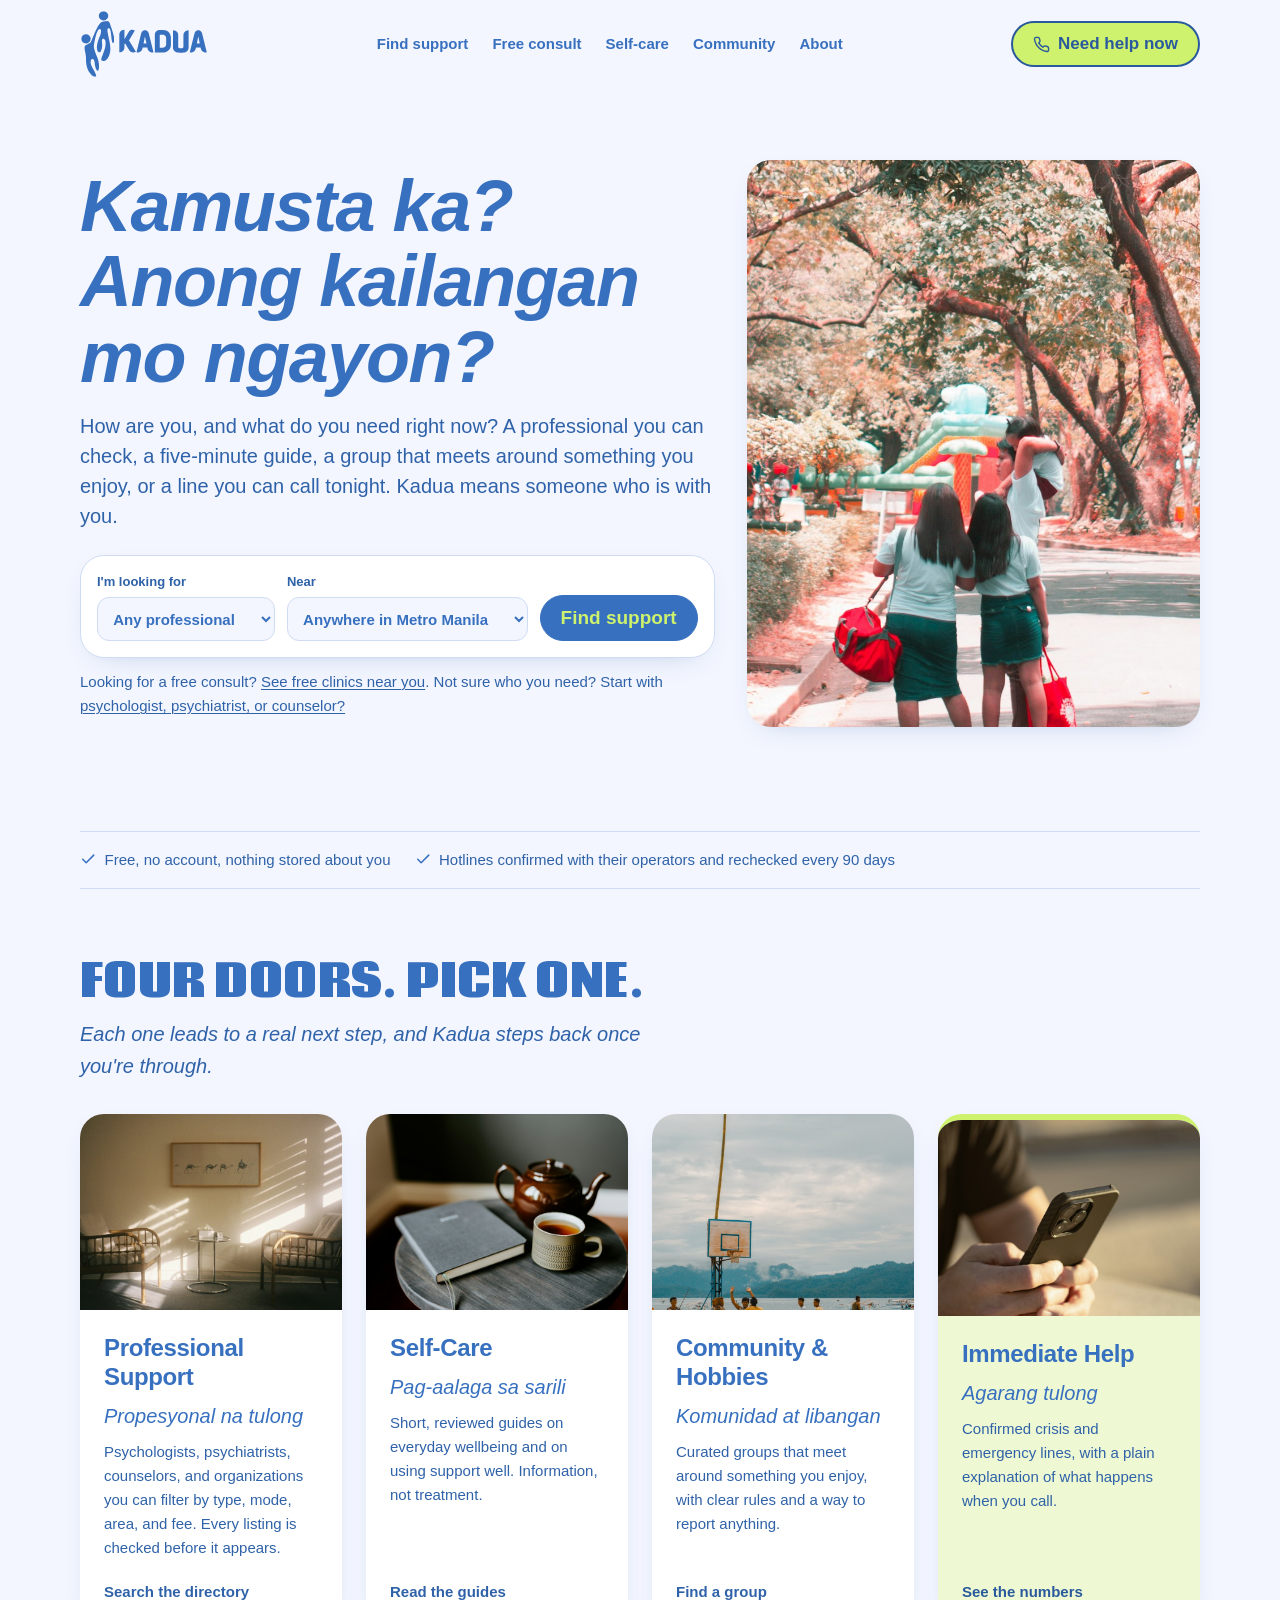
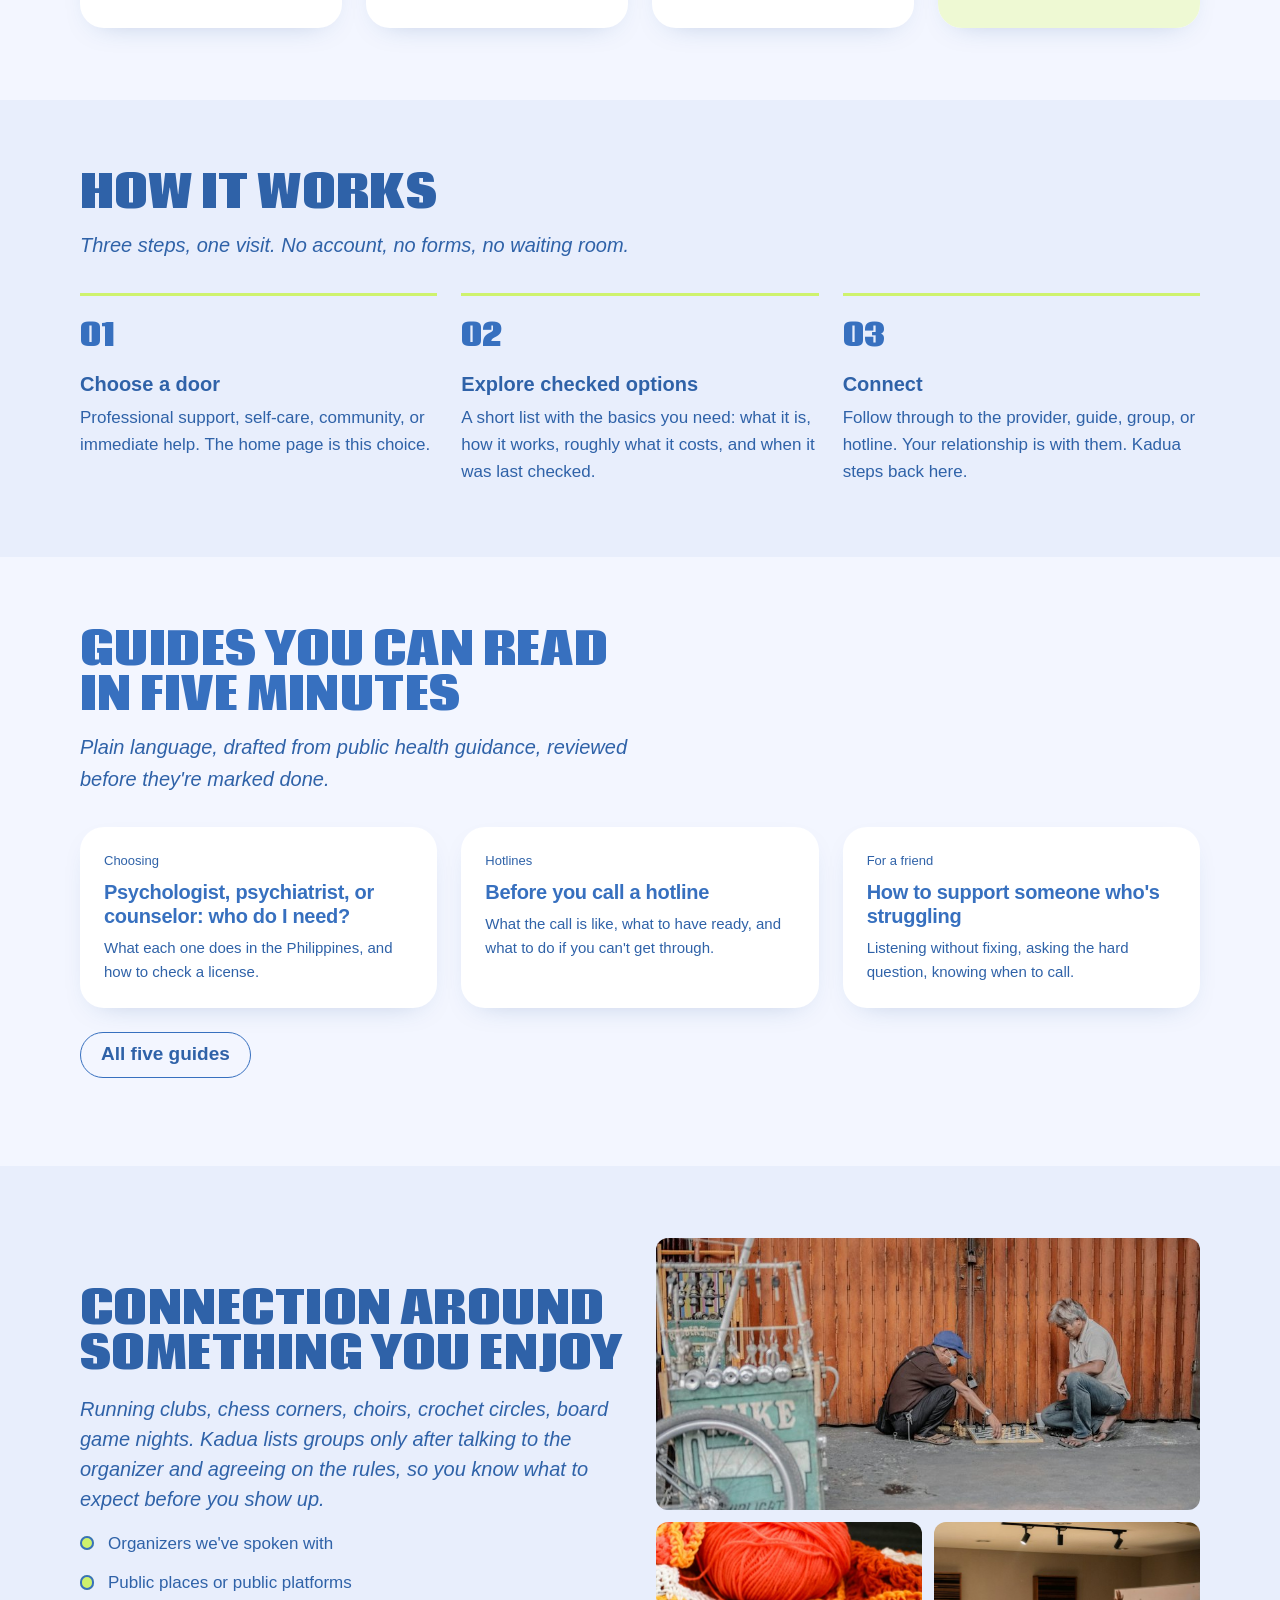
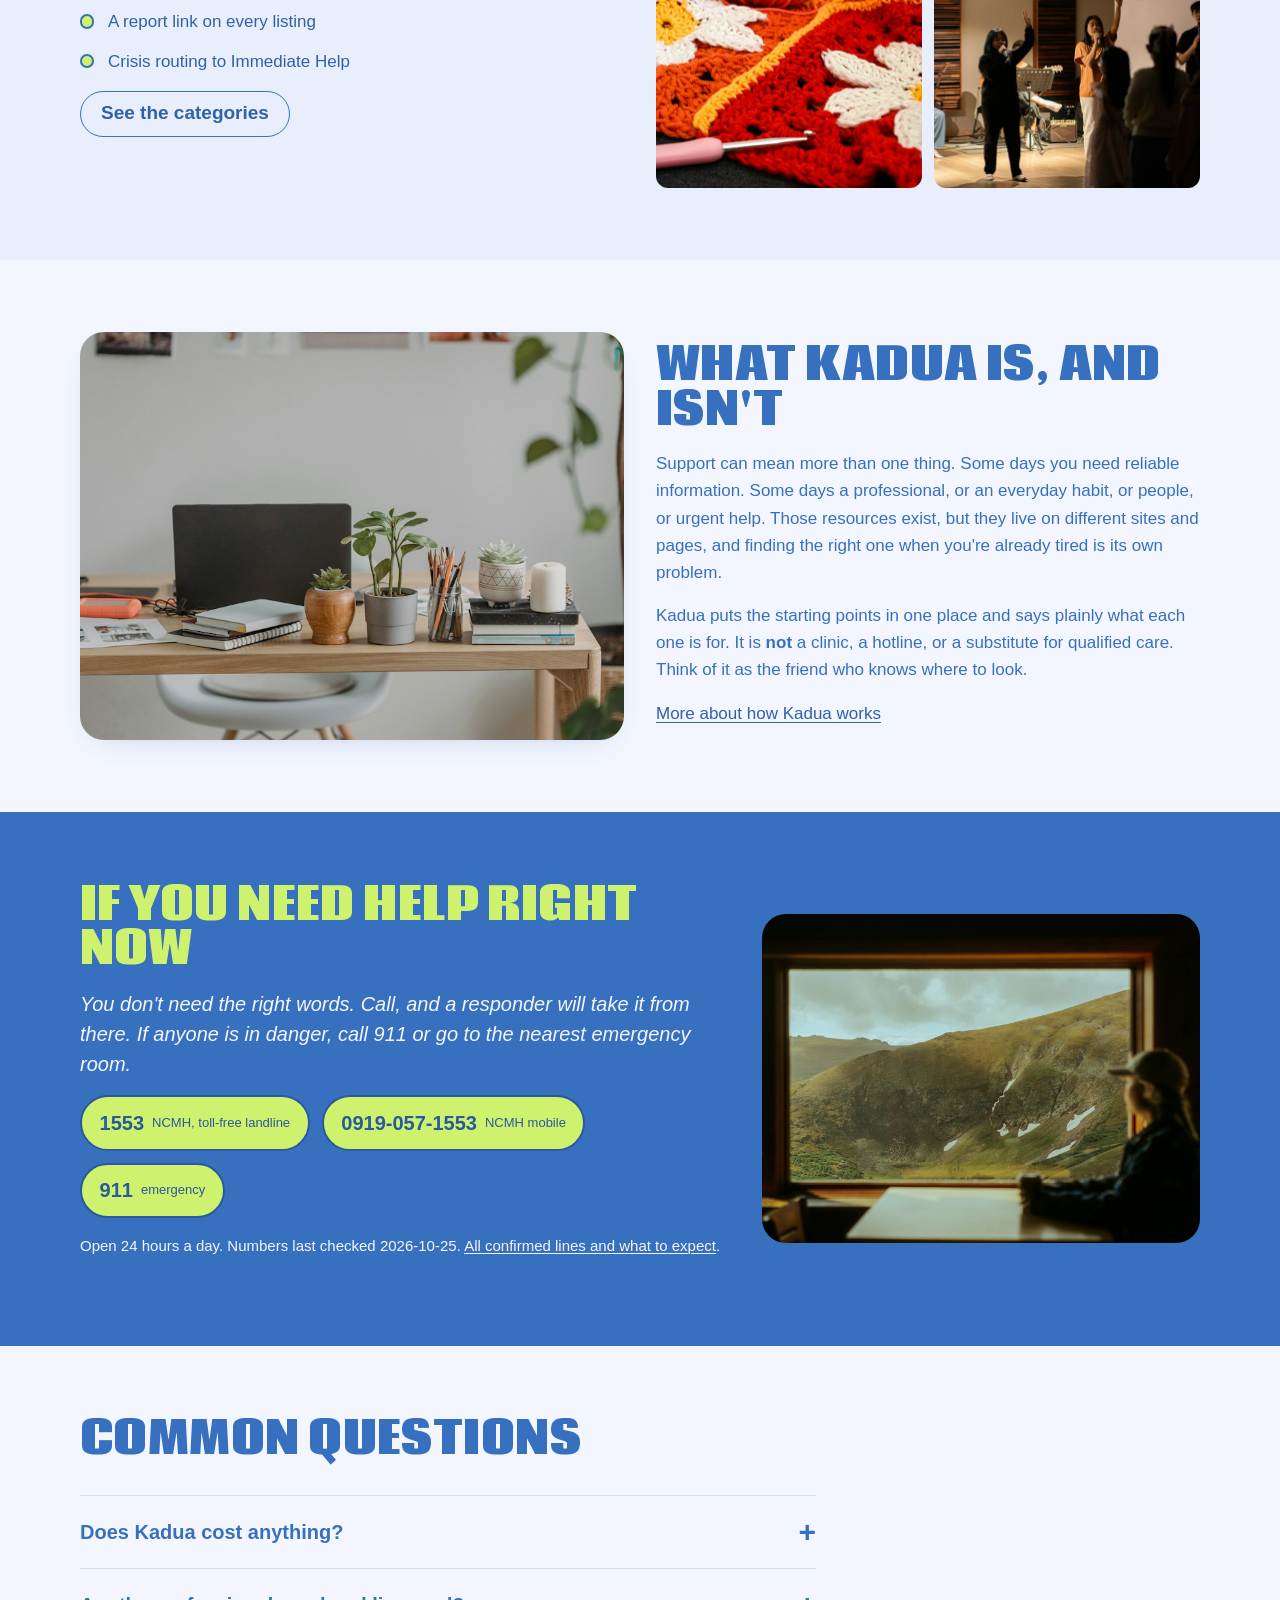
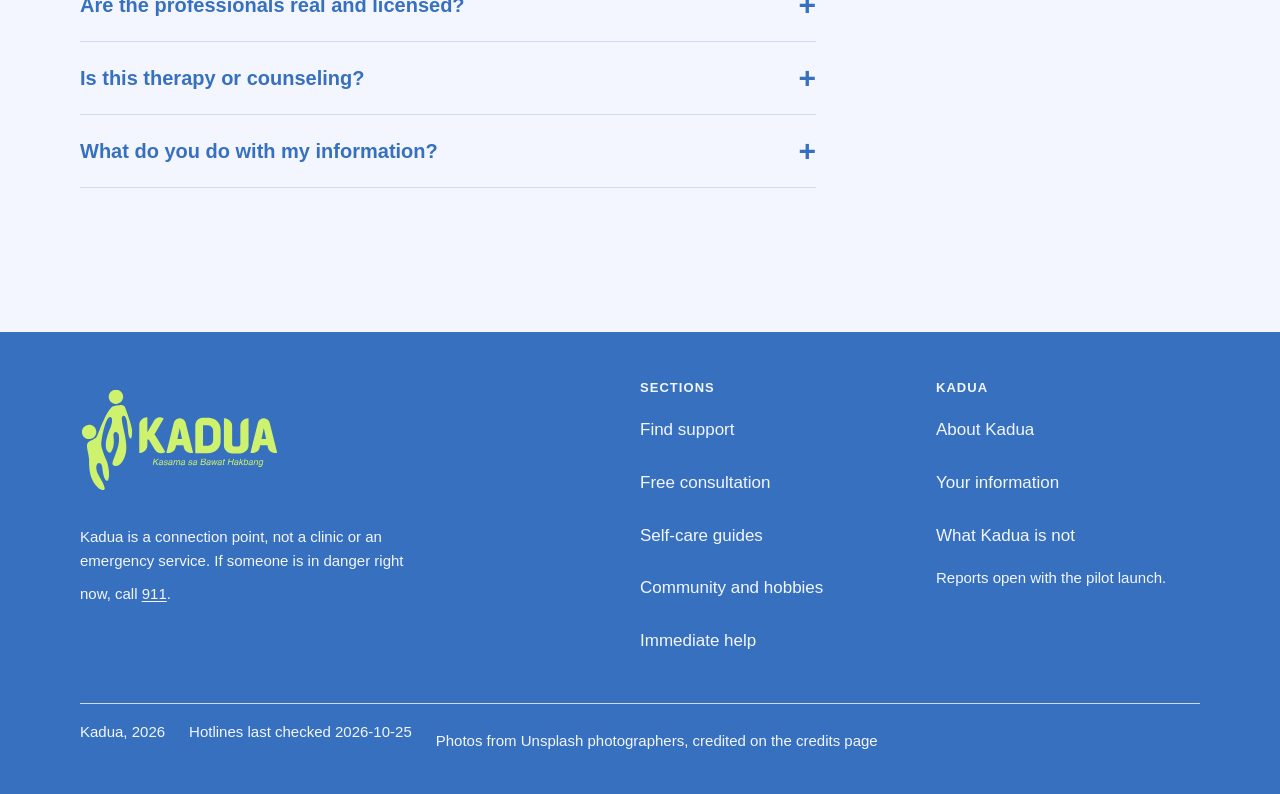
<file: index.html>
<!doctype html>
<html lang="en">
<head>
<meta charset="utf-8">
<meta name="viewport" content="width=device-width, initial-scale=1, viewport-fit=cover">
<title>Kadua: find mental wellness support in Metro Manila</title>
<meta name="description" content="Kadua puts four starting points on one page: a checked directory of professionals, self-care guides, hobby communities, and confirmed crisis lines. Free, no account needed.">
<link rel="stylesheet" href="css/site.css?v=20261114d">
<link rel="icon" href="favicon.svg" type="image/svg+xml">
<meta name="theme-color" content="#f3f6ff">
</head>
<body class="has-sticky is-home">
<a class="skip" href="#main">Skip to content</a>
<header class="site-header">
  <div class="wrap nav">
    <a class="wordmark" href="index.html" aria-label="Kadua home"><img src="img/brand/kadua-logo-blue-notag.svg" alt="" width="752" height="398"></a>
    <ul class="nav__links">
      <li><a href="find-support.html">Find support</a></li>
      <li><a href="free-consult.html">Free consult</a></li>
      <li><a href="self-care.html">Self-care</a></li>
      <li><a href="community.html">Community</a></li>
      <li><a href="about.html">About</a></li>
    </ul>
    <div class="nav__right">
      <a class="btn btn--urgent" href="immediate-help.html"><svg viewBox="0 0 24 24" aria-hidden="true" fill="none" stroke="currentColor" stroke-width="2" stroke-linecap="round" stroke-linejoin="round"><path d="M22 16.9v3a2 2 0 0 1-2.2 2 19.8 19.8 0 0 1-8.6-3.1 19.5 19.5 0 0 1-6-6A19.8 19.8 0 0 1 2.1 4.2 2 2 0 0 1 4.1 2h3a2 2 0 0 1 2 1.7c.1.9.4 1.8.7 2.7a2 2 0 0 1-.5 2.1L8 9.8a16 16 0 0 0 6 6l1.3-1.3a2 2 0 0 1 2.1-.4c.9.3 1.8.6 2.7.7a2 2 0 0 1 1.7 2z"/></svg> Need help now</a>
      <button class="nav-toggle" type="button" aria-expanded="false" aria-controls="site-menu" ><svg viewBox="0 0 24 24" aria-hidden="true" fill="none" stroke="currentColor" stroke-width="2" stroke-linecap="round"><path d="M4 7h16M4 12h16M4 17h16"/></svg><span class="nav-toggle__label">Menu</span></button>
    </div>
  </div>
  <nav class="sheet" id="site-menu" aria-label="Sections">
    <div class="wrap"><ul>
      <li><a href="find-support.html">Find support</a></li>
      <li><a href="free-consult.html">Free consultation</a></li>
      <li><a href="self-care.html">Self-care</a></li>
      <li><a href="community.html">Community</a></li>
      <li><a href="immediate-help.html">Immediate help</a></li>
      <li><a href="about.html">About Kadua</a></li>
    </ul></div>
  </nav>
</header>
<main id="main">
  <section class="wrap hero">
    <div class="hero__copy" data-reveal>
      <h1>Kamusta ka? Anong kailangan mo ngayon?</h1>
      <p class="lede">How are you, and what do you need right now? A professional you can check, a five-minute guide, a group that meets around something you enjoy, or a line you can call tonight. Kadua means someone who is with you.</p>
      <form class="finder" action="find-support.html" method="get" aria-label="Find a professional">
        <label>I'm looking for
          <select name="type"><option value="">Any professional</option><option>Psychologist</option><option>Psychiatrist</option><option>Guidance counselor</option><option>Social worker</option><option>Organization</option></select>
        </label>
        <label>Near
          <select name="area"><option value="">Anywhere in Metro Manila</option><option>Quezon City</option><option>Manila</option><option>Makati</option><option>Pasig</option><option>Taguig</option><option>Mandaluyong</option><option>Online only</option></select>
        </label>
        <button class="btn" type="submit">Find support</button>
      </form>
      <p class="finder__alt">Looking for a free consult? <a href="free-consult.html">See free clinics near you</a>. Not sure who you need? Start with <a href="guides/choosing-a-professional.html">psychologist, psychiatrist, or counselor?</a></p>
    </div>
    <div class="hero__photo d2" data-reveal>
      <img src="img/walk-together-1600.jpg" srcset="img/walk-together-800.jpg 800w, img/walk-together-1600.jpg 1600w" sizes="(min-width: 56rem) 40vw, 100vw" width="800" height="1200" alt="Two students in school uniform walking together down a tree-lined road in Quezon City" fetchpriority="high">
    </div>
  </section>

  <div class="wrap"><div class="trust" data-reveal>
    <span><svg viewBox="0 0 24 24" aria-hidden="true" fill="none" stroke="currentColor" stroke-width="2.2" stroke-linecap="round" stroke-linejoin="round"><path d="M20 6 9 17l-5-5"/></svg> Free, no account, nothing stored about you</span>
    <span><svg viewBox="0 0 24 24" aria-hidden="true" fill="none" stroke="currentColor" stroke-width="2.2" stroke-linecap="round" stroke-linejoin="round"><path d="M20 6 9 17l-5-5"/></svg> Hotlines confirmed with their operators and rechecked every 90 days</span>
  </div></div>

  <section class="section">
    <div class="wrap">
      <div class="section__head" data-reveal><h2>Four doors. Pick one.</h2><p>Each one leads to a real next step, and Kadua steps back once you're through.</p></div>
      <ul class="doors">
        <li data-reveal><a class="door" href="find-support.html">
          <div class="door__img"><img src="img/counsel-room-800.jpg" srcset="img/counsel-room-800.jpg 800w, img/counsel-room-1600.jpg 1600w" sizes="(min-width: 64rem) 25vw, (min-width: 40rem) 50vw, 100vw" width="800" height="536" alt="A counselor's room with two chairs in soft sunlight" loading="lazy"></div>
          <div class="door__body"><h3>Professional Support</h3><span class="door__fil">Propesyonal na tulong</span><p>Psychologists, psychiatrists, counselors, and organizations you can filter by type, mode, area, and fee. Every listing is checked before it appears.</p><span class="door__cta">Search the directory</span></div>
        </a></li>
        <li class="d1" data-reveal><a class="door" href="self-care.html">
          <div class="door__img"><img src="img/journal-tea-800.jpg" srcset="img/journal-tea-800.jpg 800w, img/journal-tea-1600.jpg 1600w" sizes="(min-width: 64rem) 25vw, (min-width: 40rem) 50vw, 100vw" width="800" height="533" alt="A journal and a teapot in warm light" loading="lazy"></div>
          <div class="door__body"><h3>Self-Care</h3><span class="door__fil">Pag-aalaga sa sarili</span><p>Short, reviewed guides on everyday wellbeing and on using support well. Information, not treatment.</p><span class="door__cta">Read the guides</span></div>
        </a></li>
        <li class="d3" data-reveal><a class="door" href="community.html">
          <div class="door__img"><img src="img/court-dusk-800.jpg" srcset="img/court-dusk-800.jpg 800w, img/court-dusk-1600.jpg 1600w" sizes="(min-width: 64rem) 25vw, (min-width: 40rem) 50vw, 100vw" width="800" height="1000" alt="A seaside basketball court at dusk" loading="lazy"></div>
          <div class="door__body"><h3>Community &amp; Hobbies</h3><span class="door__fil">Komunidad at libangan</span><p>Curated groups that meet around something you enjoy, with clear rules and a way to report anything.</p><span class="door__cta">Find a group</span></div>
        </a></li>
        <li class="d4" data-reveal><a class="door door--urgent" href="immediate-help.html">
          <div class="door__img"><img src="img/phone-hands-800.jpg" srcset="img/phone-hands-800.jpg 800w, img/phone-hands-1600.jpg 1600w" sizes="(min-width: 64rem) 25vw, (min-width: 40rem) 50vw, 100vw" width="800" height="800" alt="Hands holding a phone in warm light" loading="lazy"></div>
          <div class="door__body"><h3>Immediate Help</h3><span class="door__fil">Agarang tulong</span><p>Confirmed crisis and emergency lines, with a plain explanation of what happens when you call.</p><span class="door__cta">See the numbers</span></div>
        </a></li>
      </ul>
    </div>
  </section>

  <section class="section section--tint">
    <div class="wrap">
      <div class="section__head" data-reveal><h2>How it works</h2><p>Three steps, one visit. No account, no forms, no waiting room.</p></div>
      <ol class="steps">
        <li data-reveal><b>Choose a door</b><p>Professional support, self-care, community, or immediate help. The home page is this choice.</p></li>
        <li class="d1" data-reveal><b>Explore checked options</b><p>A short list with the basics you need: what it is, how it works, roughly what it costs, and when it was last checked.</p></li>
        <li class="d3" data-reveal><b>Connect</b><p>Follow through to the provider, guide, group, or hotline. Your relationship is with them. Kadua steps back here.</p></li>
      </ol>
    </div>
  </section>

  <section class="section">
    <div class="wrap">
      <div class="section__head" data-reveal><h2>Guides you can read in five minutes</h2><p>Plain language, drafted from public health guidance, reviewed before they're marked done.</p></div>
      <ul class="cards cards--3">
        <li data-reveal><a class="card" href="guides/choosing-a-professional.html"><span class="meta">Choosing</span><h3>Psychologist, psychiatrist, or counselor: who do I need?</h3><p>What each one does in the Philippines, and how to check a license.</p></a></li>
        <li class="d1" data-reveal><a class="card" href="guides/before-you-call.html"><span class="meta">Hotlines</span><h3>Before you call a hotline</h3><p>What the call is like, what to have ready, and what to do if you can't get through.</p></a></li>
        <li class="d3" data-reveal><a class="card" href="guides/supporting-someone.html"><span class="meta">For a friend</span><h3>How to support someone who's struggling</h3><p>Listening without fixing, asking the hard question, knowing when to call.</p></a></li>
      </ul>
      <p class="mt-lg"><a class="btn btn--ghost" href="self-care.html">All five guides</a></p>
    </div>
  </section>

  <section class="section section--tint">
    <div class="wrap split">
      <div data-reveal>
        <h2>Connection around something you enjoy</h2>
        <p class="lede">Running clubs, chess corners, choirs, crochet circles, board game nights. Kadua lists groups only after talking to the organizer and agreeing on the rules, so you know what to expect before you show up.</p>
        <ul class="checks"><li>Organizers we've spoken with</li><li>Public places or public platforms</li><li>A report link on every listing</li><li>Crisis routing to Immediate Help</li></ul>
        <a class="btn btn--ghost" href="community.html">See the categories</a>
      </div>
      <div class="mosaic d2" data-reveal>
        <div><img src="img/chess-pasay-800.jpg" srcset="img/chess-pasay-800.jpg 800w, img/chess-pasay-1600.jpg 1600w" sizes="(min-width: 56rem) 45vw, 100vw" width="800" height="533" alt="Two men playing chess on a street corner in Pasay" loading="lazy"></div>
        <div><img src="img/crochet-800.jpg" srcset="img/crochet-800.jpg 800w, img/crochet-1600.jpg 1600w" sizes="(min-width: 56rem) 22vw, 50vw" width="800" height="533" alt="Crocheted squares with a hook and yarn" loading="lazy"></div>
        <div><img src="img/music-session-800.jpg" srcset="img/music-session-800.jpg 800w, img/music-session-1600.jpg 1600w" sizes="(min-width: 56rem) 22vw, 50vw" width="800" height="534" alt="People singing and playing instruments together" loading="lazy"></div>
      </div>
    </div>
  </section>

  <section class="section">
    <div class="wrap split split--rev">
      <div data-reveal>
        <h2>What Kadua is, and isn't</h2>
        <p>Support can mean more than one thing. Some days you need reliable information. Some days a professional, or an everyday habit, or people, or urgent help. Those resources exist, but they live on different sites and pages, and finding the right one when you're already tired is its own problem.</p>
        <p>Kadua puts the starting points in one place and says plainly what each one is for. It is <strong>not</strong> a clinic, a hotline, or a substitute for qualified care. Think of it as the friend who knows where to look.</p>
        <a href="about.html">More about how Kadua works</a>
      </div>
      <div class="split__photo d2" data-reveal><img src="img/desk-window-800.jpg" srcset="img/desk-window-800.jpg 800w, img/desk-window-1600.jpg 1600w" sizes="(min-width: 56rem) 45vw, 100vw" width="800" height="1000" alt="A study desk with plants beside a bright window" loading="lazy"></div>
    </div>
  </section>

  <section class="section section--urgent">
    <div class="wrap band-urgent">
      <div data-reveal>
        <h2>If you need help right now</h2>
        <p class="lede">You don't need the right words. Call, and a responder will take it from there. If anyone is in danger, call 911 or go to the nearest emergency room.</p>
        <div class="tels">
          <a class="tel" href="tel:1553">1553 <small>NCMH, toll-free landline</small></a>
          <a class="tel" href="tel:+639190571553">0919-057-1553 <small>NCMH mobile</small></a>
          <a class="tel" href="tel:911">911 <small>emergency</small></a>
        </div>
        <p class="checked mt-md">Open 24 hours a day. Numbers last checked <span data-last-checked>2026-10-25</span>. <a href="immediate-help.html">All confirmed lines and what to expect</a>.</p>
      </div>
      <div class="split__photo d2 pos-right" data-reveal><img src="img/window-quiet-800.jpg" srcset="img/window-quiet-800.jpg 800w, img/window-quiet-1600.jpg 1600w" sizes="(min-width: 56rem) 35vw, 100vw" width="800" height="533" alt="A person sitting by a large window" loading="lazy"></div>
    </div>
  </section>

  <section class="section">
    <div class="wrap">
      <div class="section__head" data-reveal><h2>Common questions</h2></div>
      <div class="faq" data-reveal>
        <details><summary>Does Kadua cost anything?</summary><p>No. Searching the directory, reading the guides, and using the Immediate Help page are free, and there is no account. Professionals and partner institutions pay for listings and sessions, which is what keeps the site free for you.</p></details>
        <details><summary>Are the professionals real and licensed?</summary><p>Every listing will go through a license check with the Professional Regulation Commission, a contact check, and a spot-check by a licensed adviser, and will carry the date it was last checked. Right now the directory shows clearly labelled sample entries while the first real listings clear that process.</p></details>
        <details><summary>Is this therapy or counseling?</summary><p>No. Kadua lists and refers. Nothing here diagnoses you or treats you. The guides are information, and the professionals you reach through the directory are the ones who provide care.</p></details>
        <details><summary>What do you do with my information?</summary><p>The site itself has no accounts and stores nothing about you. The only information Kadua holds comes through its forms, which run under a privacy notice and consent; we keep only what a form asks for, for the purpose it states, and delete it when you ask. <a href="about.html#privacy">Read the privacy note</a>.</p></details>
      </div>
    </div>
  </section>
</main>
<footer class="foot">
  <div class="wrap">
    <div class="foot__grid">
      <div>
        <a class="wordmark" href="index.html"><img src="img/brand/kadua-logo-lime.svg" alt="Kadua, Kasama sa Bawat Hakbang. Home" width="745" height="389"></a>
        <p class="muted max-40">Kadua is a connection point, not a clinic or an emergency service. If someone is in danger right now, call <a href="tel:911">911</a>.</p>
      </div>
      <div>
        <h3>Sections</h3>
        <ul>
          <li><a href="find-support.html">Find support</a></li>
          <li><a href="free-consult.html">Free consultation</a></li>
          <li><a href="self-care.html">Self-care guides</a></li>
          <li><a href="community.html">Community and hobbies</a></li>
          <li><a href="immediate-help.html">Immediate help</a></li>
        </ul>
      </div>
      <div>
        <h3>Kadua</h3>
        <ul>
          <li><a href="about.html">About Kadua</a></li>
          <li><a href="about.html#privacy">Your information</a></li>
          <li><a href="about.html#limits">What Kadua is not</a></li>
          <li><a href="#" data-form="feedback">Report a wrong number or link</a></li>
        </ul>
      </div>
    </div>
    <div class="foot__base">
      <span>Kadua, <span data-year>2026</span></span>
      <span>Hotlines last checked <span data-last-checked>2026-10-25</span></span>
      <span>Photos from Unsplash photographers, credited on the <a href="credits.html">credits page</a></span>
    </div>
  </div>
</footer>
<aside class="cta-sticky" aria-label="Immediate help">
  <span>Kailangan mo ba ng tulong ngayon?</span>
  <a class="btn btn--urgent" href="immediate-help.html"><svg viewBox="0 0 24 24" aria-hidden="true" fill="none" stroke="currentColor" stroke-width="2" stroke-linecap="round" stroke-linejoin="round"><path d="M22 16.9v3a2 2 0 0 1-2.2 2 19.8 19.8 0 0 1-8.6-3.1 19.5 19.5 0 0 1-6-6A19.8 19.8 0 0 1 2.1 4.2 2 2 0 0 1 4.1 2h3a2 2 0 0 1 2 1.7c.1.9.4 1.8.7 2.7a2 2 0 0 1-.5 2.1L8 9.8a16 16 0 0 0 6 6l1.3-1.3a2 2 0 0 1 2.1-.4c.9.3 1.8.6 2.7.7a2 2 0 0 1 1.7 2z"/></svg> Need help now</a>
</aside>
<script src="js/config.js?v=20261114d"></script>
<script src="data/providers.js"></script>
<script src="data/communities.js"></script>
<script src="js/site.js?v=20261114d"></script>
<script src="js/motion.js"></script>
</body>
</html>
</file>
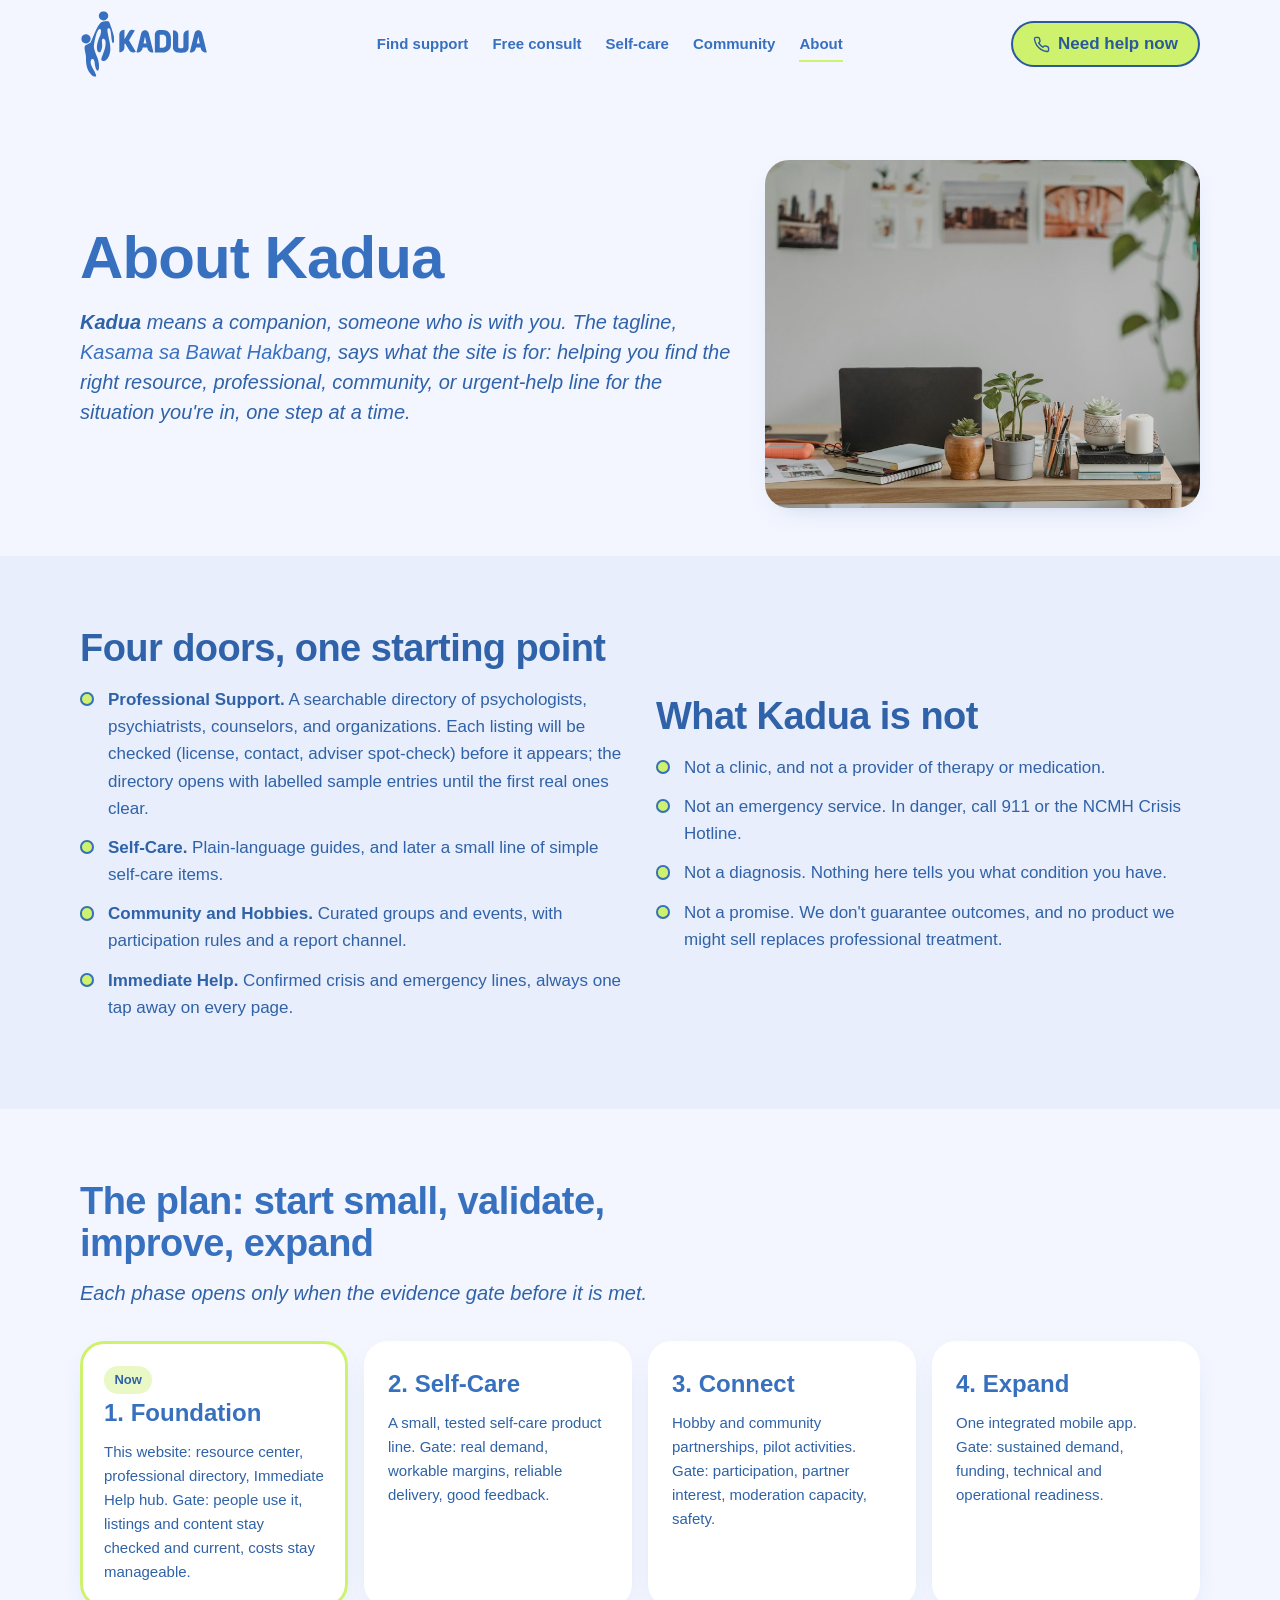
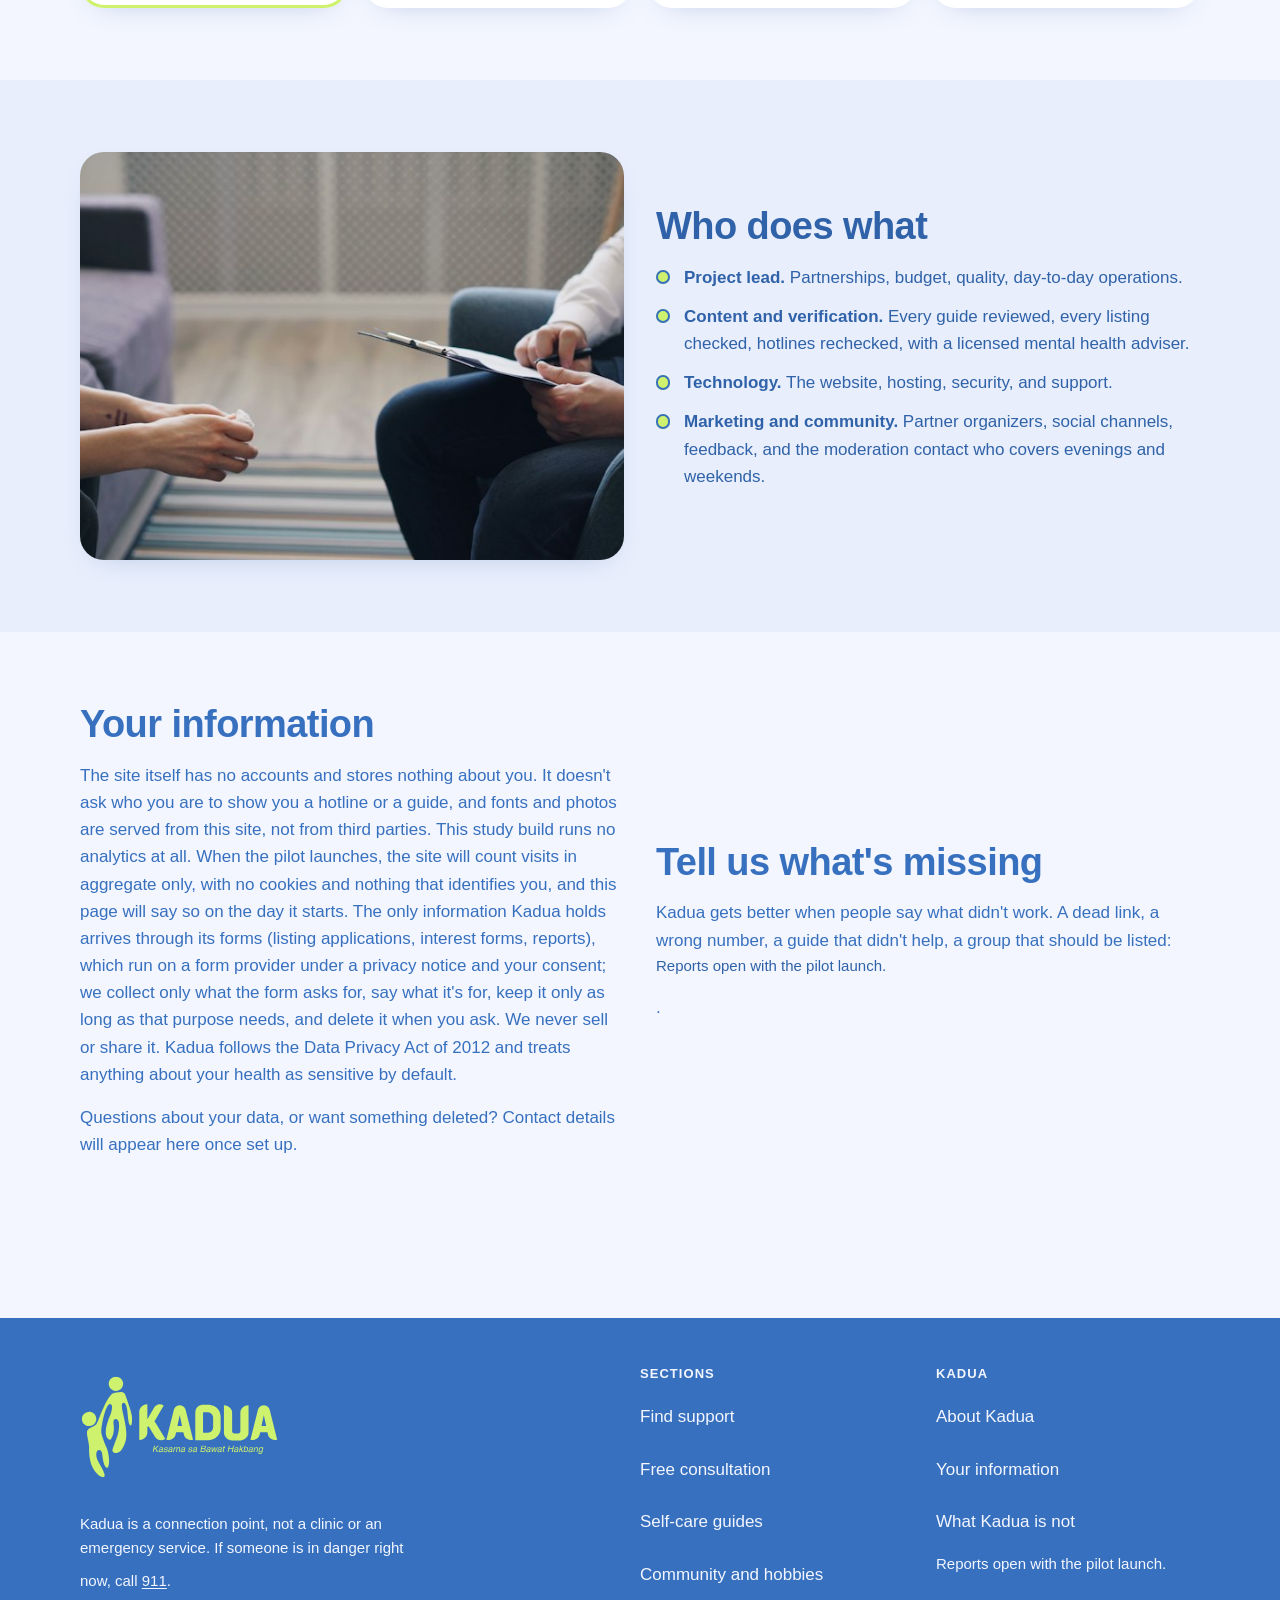
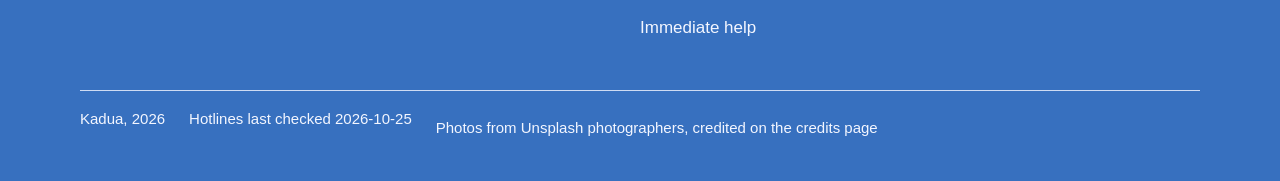
<file: about.html>
<!doctype html>
<html lang="en">
<head>
<meta charset="utf-8">
<meta name="viewport" content="width=device-width, initial-scale=1, viewport-fit=cover">
<title>About Kadua</title>
<meta name="description" content="Why Kadua exists, what it is and isn't, the four-phase plan, who runs it, and how your information is handled.">
<link rel="stylesheet" href="css/site.css?v=20261114d">
<link rel="icon" href="favicon.svg" type="image/svg+xml">
<meta name="theme-color" content="#f3f6ff">
</head>
<body class="has-sticky ">
<a class="skip" href="#main">Skip to content</a>
<header class="site-header">
  <div class="wrap nav">
    <a class="wordmark" href="index.html" aria-label="Kadua home"><img src="img/brand/kadua-logo-blue-notag.svg" alt="" width="752" height="398"></a>
    <ul class="nav__links">
      <li><a href="find-support.html">Find support</a></li>
      <li><a href="free-consult.html">Free consult</a></li>
      <li><a href="self-care.html">Self-care</a></li>
      <li><a href="community.html">Community</a></li>
      <li><a href="about.html" aria-current="page">About</a></li>
    </ul>
    <div class="nav__right">
      <a class="btn btn--urgent" href="immediate-help.html"><svg viewBox="0 0 24 24" aria-hidden="true" fill="none" stroke="currentColor" stroke-width="2" stroke-linecap="round" stroke-linejoin="round"><path d="M22 16.9v3a2 2 0 0 1-2.2 2 19.8 19.8 0 0 1-8.6-3.1 19.5 19.5 0 0 1-6-6A19.8 19.8 0 0 1 2.1 4.2 2 2 0 0 1 4.1 2h3a2 2 0 0 1 2 1.7c.1.9.4 1.8.7 2.7a2 2 0 0 1-.5 2.1L8 9.8a16 16 0 0 0 6 6l1.3-1.3a2 2 0 0 1 2.1-.4c.9.3 1.8.6 2.7.7a2 2 0 0 1 1.7 2z"/></svg> Need help now</a>
      <button class="nav-toggle" type="button" aria-expanded="false" aria-controls="site-menu" ><svg viewBox="0 0 24 24" aria-hidden="true" fill="none" stroke="currentColor" stroke-width="2" stroke-linecap="round"><path d="M4 7h16M4 12h16M4 17h16"/></svg><span class="nav-toggle__label">Menu</span></button>
    </div>
  </div>
  <nav class="sheet" id="site-menu" aria-label="Sections">
    <div class="wrap"><ul>
      <li><a href="find-support.html">Find support</a></li>
      <li><a href="free-consult.html">Free consultation</a></li>
      <li><a href="self-care.html">Self-care</a></li>
      <li><a href="community.html">Community</a></li>
      <li><a href="immediate-help.html">Immediate help</a></li>
      <li><a href="about.html">About Kadua</a></li>
    </ul></div>
  </nav>
</header>
<main id="main">
  <section class="wrap page-hero">
    <div data-reveal>
      <h1>About Kadua</h1>
      <p class="lede"><strong>Kadua</strong> means a companion, someone who is with you. The tagline, <span class="fil">Kasama sa Bawat Hakbang</span>, says what the site is for: helping you find the right resource, professional, community, or urgent-help line for the situation you're in, one step at a time.</p>
    </div>
    <div class="page-hero__photo d2 pos-top" data-reveal><img src="img/desk-window-1600.jpg" srcset="img/desk-window-800.jpg 800w, img/desk-window-1600.jpg 1600w" sizes="(min-width: 56rem) 35vw, 100vw" width="800" height="1000" alt="A study desk with plants beside a bright window"></div>
  </section>

  <section class="section section--tint" id="limits">
    <div class="wrap split">
      <div data-reveal>
        <h2>Four doors, one starting point</h2>
        <ul class="checks">
          <li><strong>Professional Support.</strong> A searchable directory of psychologists, psychiatrists, counselors, and organizations. Each listing will be checked (license, contact, adviser spot-check) before it appears; the directory opens with labelled sample entries until the first real ones clear.</li>
          <li><strong>Self-Care.</strong> Plain-language guides, and later a small line of simple self-care items.</li>
          <li><strong>Community and Hobbies.</strong> Curated groups and events, with participation rules and a report channel.</li>
          <li><strong>Immediate Help.</strong> Confirmed crisis and emergency lines, always one tap away on every page.</li>
        </ul>
      </div>
      <div class="d2" data-reveal>
        <h2>What Kadua is not</h2>
        <ul class="checks">
          <li>Not a clinic, and not a provider of therapy or medication.</li>
          <li>Not an emergency service. In danger, call 911 or the NCMH Crisis Hotline.</li>
          <li>Not a diagnosis. Nothing here tells you what condition you have.</li>
          <li>Not a promise. We don't guarantee outcomes, and no product we might sell replaces professional treatment.</li>
        </ul>
      </div>
    </div>
  </section>

  <section class="section">
    <div class="wrap">
      <div class="section__head" data-reveal><h2>The plan: start small, validate, improve, expand</h2><p>Each phase opens only when the evidence gate before it is met.</p></div>
      <ol class="timeline">
        <li class="is-now" data-reveal><span class="pill">Now</span><b>1. Foundation</b><p>This website: resource center, professional directory, Immediate Help hub. Gate: people use it, listings and content stay checked and current, costs stay manageable.</p></li>
        <li class="d1" data-reveal><b>2. Self-Care</b><p>A small, tested self-care product line. Gate: real demand, workable margins, reliable delivery, good feedback.</p></li>
        <li class="d3" data-reveal><b>3. Connect</b><p>Hobby and community partnerships, pilot activities. Gate: participation, partner interest, moderation capacity, safety.</p></li>
        <li class="d4" data-reveal><b>4. Expand</b><p>One integrated mobile app. Gate: sustained demand, funding, technical and operational readiness.</p></li>
      </ol>
    </div>
  </section>

  <section class="section section--tint">
    <div class="wrap split split--rev">
      <div data-reveal>
        <h2>Who does what</h2>
        <ul class="checks">
          <li><strong>Project lead.</strong> Partnerships, budget, quality, day-to-day operations.</li>
          <li><strong>Content and verification.</strong> Every guide reviewed, every listing checked, hotlines rechecked, with a licensed mental health adviser.</li>
          <li><strong>Technology.</strong> The website, hosting, security, and support.</li>
          <li><strong>Marketing and community.</strong> Partner organizers, social channels, feedback, and the moderation contact who covers evenings and weekends.</li>
        </ul>
      </div>
      <div class="split__photo d2" data-reveal><img src="img/clipboard-800.jpg" srcset="img/clipboard-800.jpg 800w, img/clipboard-1600.jpg 1600w" sizes="(min-width: 56rem) 45vw, 100vw" width="800" height="450" alt="Hands and a clipboard during a session" loading="lazy"></div>
    </div>
  </section>

  <section class="section" id="privacy">
    <div class="wrap split">
      <div data-reveal>
        <h2>Your information</h2>
        <p>The site itself has no accounts and stores nothing about you. It doesn't ask who you are to show you a hotline or a guide, and fonts and photos are served from this site, not from third parties. This study build runs no analytics at all. When the pilot launches, the site will count visits in aggregate only, with no cookies and nothing that identifies you, and this page will say so on the day it starts. The only information Kadua holds arrives through its forms (listing applications, interest forms, reports), which run on a form provider under a privacy notice and your consent; we collect only what the form asks for, say what it's for, keep it only as long as that purpose needs, and delete it when you ask. We never sell or share it. Kadua follows the Data Privacy Act of 2012 and treats anything about your health as sensitive by default.</p>
        <p>Questions about your data, or want something deleted? <span data-contact>Contact details will appear here once set up.</span></p>
      </div>
      <div class="d2" data-reveal>
        <h2>Tell us what's missing</h2>
        <p>Kadua gets better when people say what didn't work. A dead link, a wrong number, a guide that didn't help, a group that should be listed: <a href="#" data-form="feedback">send it here</a>.</p>
      </div>
    </div>
  </section>
</main>
<footer class="foot">
  <div class="wrap">
    <div class="foot__grid">
      <div>
        <a class="wordmark" href="index.html"><img src="img/brand/kadua-logo-lime.svg" alt="Kadua, Kasama sa Bawat Hakbang. Home" width="745" height="389"></a>
        <p class="muted max-40">Kadua is a connection point, not a clinic or an emergency service. If someone is in danger right now, call <a href="tel:911">911</a>.</p>
      </div>
      <div>
        <h3>Sections</h3>
        <ul>
          <li><a href="find-support.html">Find support</a></li>
          <li><a href="free-consult.html">Free consultation</a></li>
          <li><a href="self-care.html">Self-care guides</a></li>
          <li><a href="community.html">Community and hobbies</a></li>
          <li><a href="immediate-help.html">Immediate help</a></li>
        </ul>
      </div>
      <div>
        <h3>Kadua</h3>
        <ul>
          <li><a href="about.html">About Kadua</a></li>
          <li><a href="about.html#privacy">Your information</a></li>
          <li><a href="about.html#limits">What Kadua is not</a></li>
          <li><a href="#" data-form="feedback">Report a wrong number or link</a></li>
        </ul>
      </div>
    </div>
    <div class="foot__base">
      <span>Kadua, <span data-year>2026</span></span>
      <span>Hotlines last checked <span data-last-checked>2026-10-25</span></span>
      <span>Photos from Unsplash photographers, credited on the <a href="credits.html">credits page</a></span>
    </div>
  </div>
</footer>
<aside class="cta-sticky" aria-label="Immediate help">
  <span>Kailangan mo ba ng tulong ngayon?</span>
  <a class="btn btn--urgent" href="immediate-help.html"><svg viewBox="0 0 24 24" aria-hidden="true" fill="none" stroke="currentColor" stroke-width="2" stroke-linecap="round" stroke-linejoin="round"><path d="M22 16.9v3a2 2 0 0 1-2.2 2 19.8 19.8 0 0 1-8.6-3.1 19.5 19.5 0 0 1-6-6A19.8 19.8 0 0 1 2.1 4.2 2 2 0 0 1 4.1 2h3a2 2 0 0 1 2 1.7c.1.9.4 1.8.7 2.7a2 2 0 0 1-.5 2.1L8 9.8a16 16 0 0 0 6 6l1.3-1.3a2 2 0 0 1 2.1-.4c.9.3 1.8.6 2.7.7a2 2 0 0 1 1.7 2z"/></svg> Need help now</a>
</aside>
<script src="js/config.js?v=20261114d"></script>
<script src="data/providers.js"></script>
<script src="data/communities.js"></script>
<script src="js/site.js?v=20261114d"></script>
<script src="js/motion.js"></script>
</body>
</html>
</file>
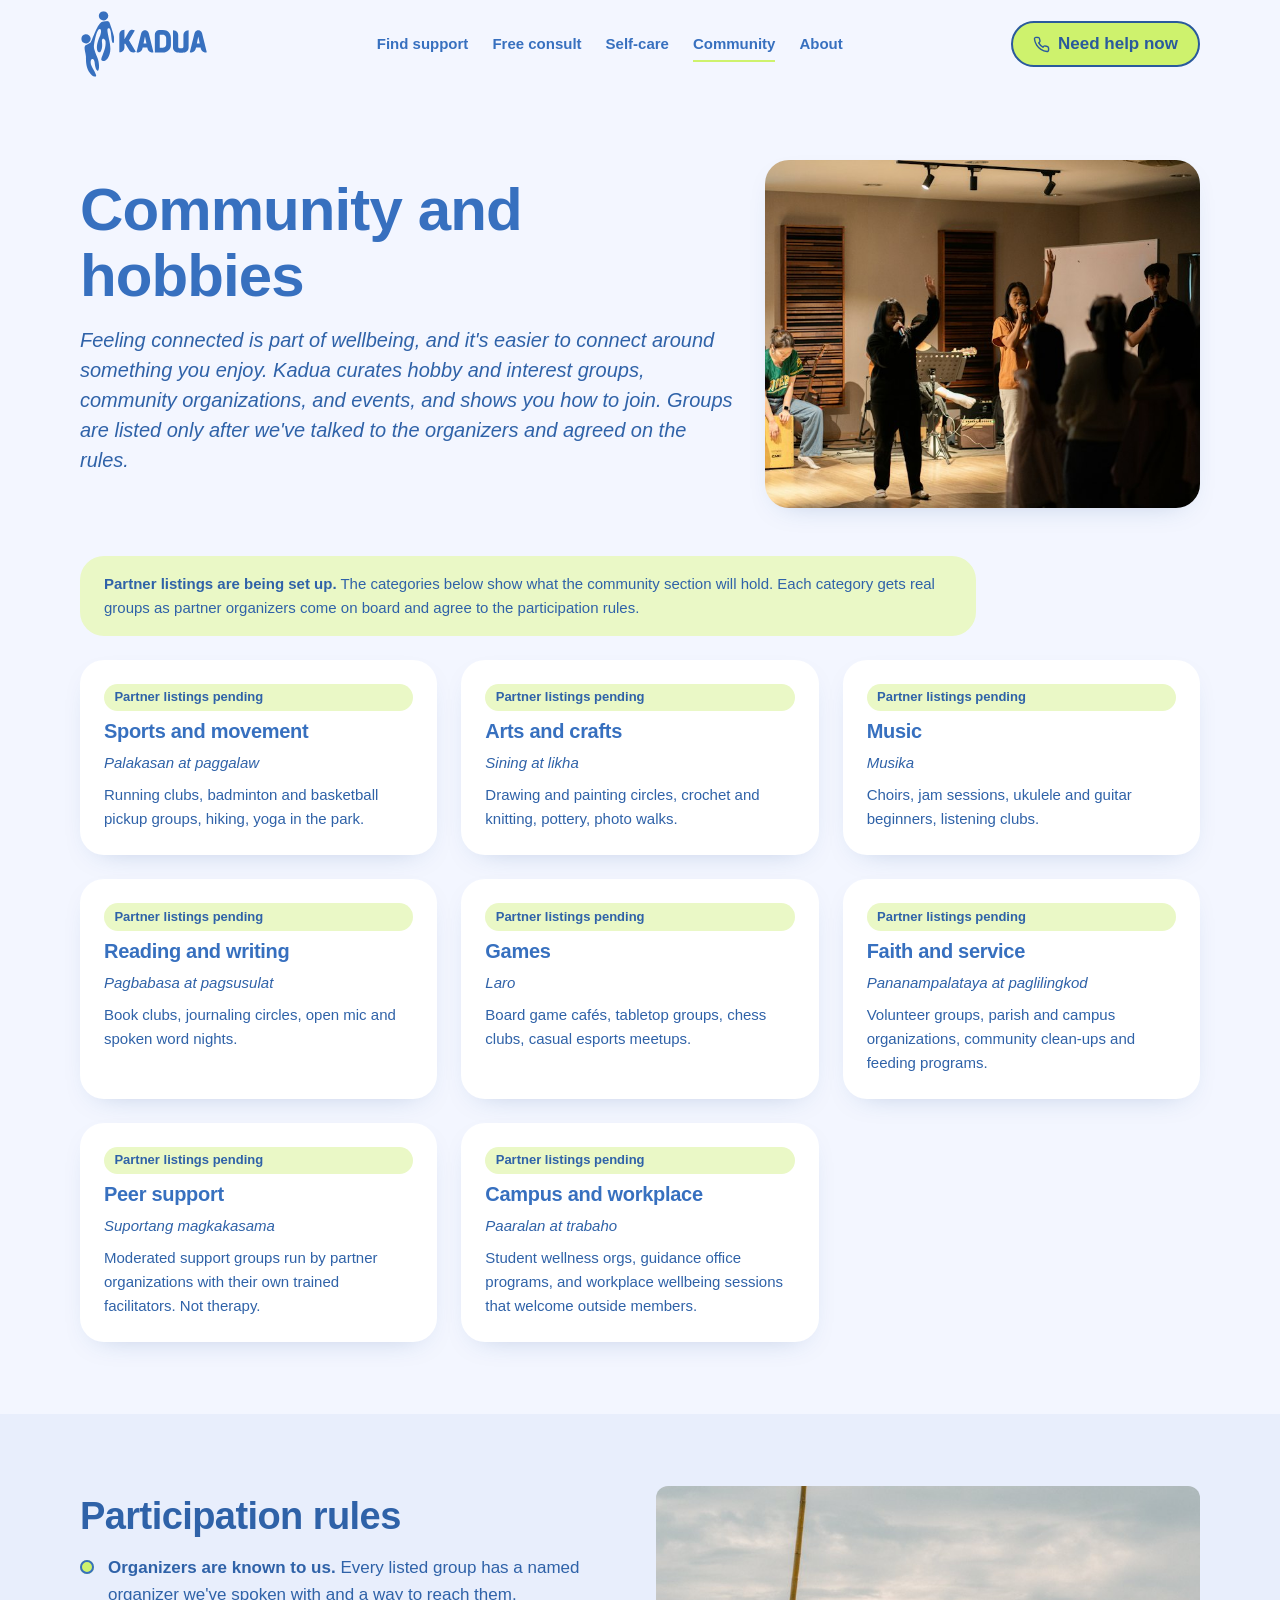
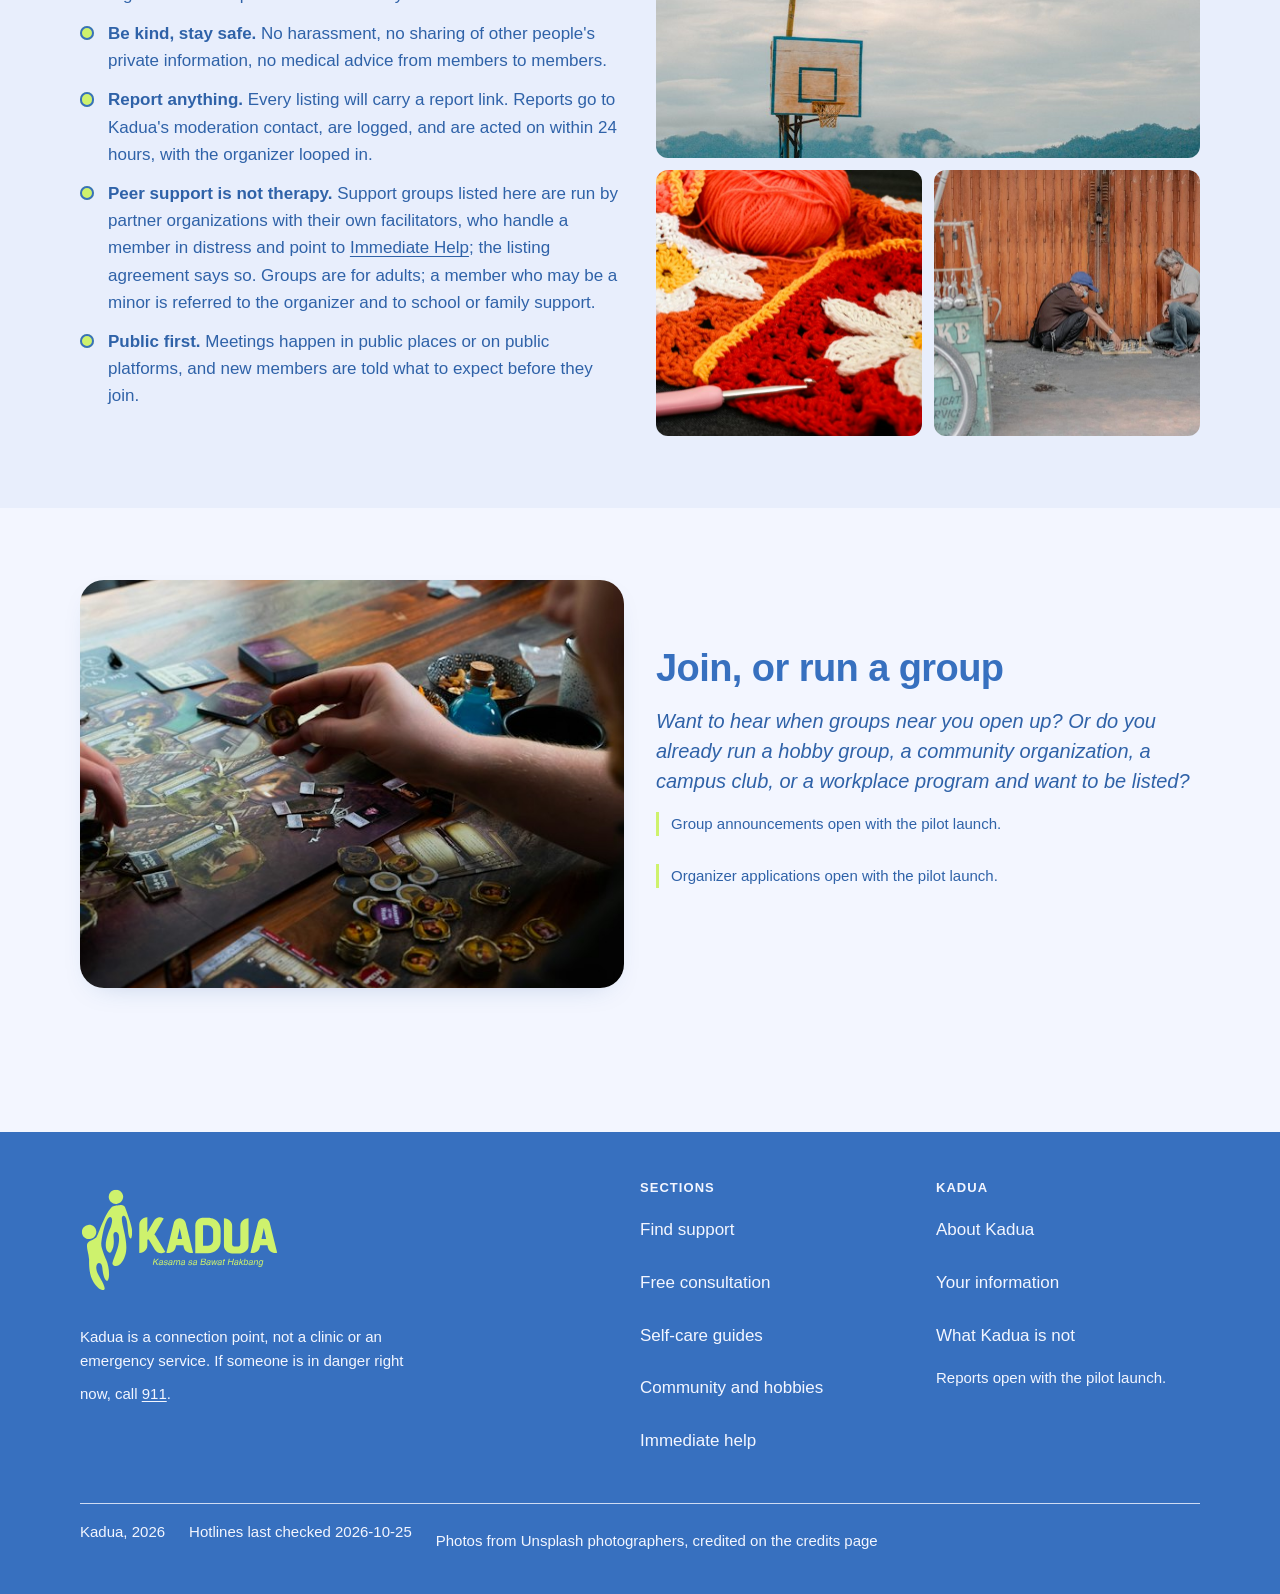
<file: community.html>
<!doctype html>
<html lang="en">
<head>
<meta charset="utf-8">
<meta name="viewport" content="width=device-width, initial-scale=1, viewport-fit=cover">
<title>Community and hobbies · Kadua</title>
<meta name="description" content="Curated hobby and interest groups, community organizations, and events in Metro Manila, with clear participation rules.">
<link rel="stylesheet" href="css/site.css?v=20261114d">
<link rel="icon" href="favicon.svg" type="image/svg+xml">
<meta name="theme-color" content="#f3f6ff">
</head>
<body class="has-sticky ">
<a class="skip" href="#main">Skip to content</a>
<header class="site-header">
  <div class="wrap nav">
    <a class="wordmark" href="index.html" aria-label="Kadua home"><img src="img/brand/kadua-logo-blue-notag.svg" alt="" width="752" height="398"></a>
    <ul class="nav__links">
      <li><a href="find-support.html">Find support</a></li>
      <li><a href="free-consult.html">Free consult</a></li>
      <li><a href="self-care.html">Self-care</a></li>
      <li><a href="community.html" aria-current="page">Community</a></li>
      <li><a href="about.html">About</a></li>
    </ul>
    <div class="nav__right">
      <a class="btn btn--urgent" href="immediate-help.html"><svg viewBox="0 0 24 24" aria-hidden="true" fill="none" stroke="currentColor" stroke-width="2" stroke-linecap="round" stroke-linejoin="round"><path d="M22 16.9v3a2 2 0 0 1-2.2 2 19.8 19.8 0 0 1-8.6-3.1 19.5 19.5 0 0 1-6-6A19.8 19.8 0 0 1 2.1 4.2 2 2 0 0 1 4.1 2h3a2 2 0 0 1 2 1.7c.1.9.4 1.8.7 2.7a2 2 0 0 1-.5 2.1L8 9.8a16 16 0 0 0 6 6l1.3-1.3a2 2 0 0 1 2.1-.4c.9.3 1.8.6 2.7.7a2 2 0 0 1 1.7 2z"/></svg> Need help now</a>
      <button class="nav-toggle" type="button" aria-expanded="false" aria-controls="site-menu" ><svg viewBox="0 0 24 24" aria-hidden="true" fill="none" stroke="currentColor" stroke-width="2" stroke-linecap="round"><path d="M4 7h16M4 12h16M4 17h16"/></svg><span class="nav-toggle__label">Menu</span></button>
    </div>
  </div>
  <nav class="sheet" id="site-menu" aria-label="Sections">
    <div class="wrap"><ul>
      <li><a href="find-support.html">Find support</a></li>
      <li><a href="free-consult.html">Free consultation</a></li>
      <li><a href="self-care.html">Self-care</a></li>
      <li><a href="community.html">Community</a></li>
      <li><a href="immediate-help.html">Immediate help</a></li>
      <li><a href="about.html">About Kadua</a></li>
    </ul></div>
  </nav>
</header>
<main id="main">
  <section class="wrap page-hero">
    <div data-reveal>
      <h1>Community and hobbies</h1>
      <p class="lede">Feeling connected is part of wellbeing, and it's easier to connect around something you enjoy. Kadua curates hobby and interest groups, community organizations, and events, and shows you how to join. Groups are listed only after we've talked to the organizers and agreed on the rules.</p>
    </div>
    <div class="page-hero__photo d2" data-reveal><img src="img/music-session-1600.jpg" srcset="img/music-session-800.jpg 800w, img/music-session-1600.jpg 1600w" sizes="(min-width: 56rem) 35vw, 100vw" width="800" height="534" alt="People singing and playing instruments together in a warm room"></div>
  </section>

  <section class="section pt-0">
    <div class="wrap">
      <div class="notice" role="note" data-reveal><strong>Partner listings are being set up.</strong> The categories below show what the community section will hold. Each category gets real groups as partner organizers come on board and agree to the participation rules.</div>
      <ul class="cards cards--3 mt-lg" id="communities"></ul>
    </div>
  </section>

  <section class="section section--tint" id="rules">
    <div class="wrap split">
      <div data-reveal>
        <h2>Participation rules</h2>
        <ul class="checks">
          <li><strong>Organizers are known to us.</strong> Every listed group has a named organizer we've spoken with and a way to reach them.</li>
          <li><strong>Be kind, stay safe.</strong> No harassment, no sharing of other people's private information, no medical advice from members to members.</li>
          <li><strong>Report anything.</strong> Every listing will carry a report link. Reports go to Kadua's moderation contact, are logged, and are acted on within 24 hours, with the organizer looped in.</li>
          <li><strong>Peer support is not therapy.</strong> Support groups listed here are run by partner organizations with their own facilitators, who handle a member in distress and point to <a href="immediate-help.html">Immediate Help</a>; the listing agreement says so. Groups are for adults; a member who may be a minor is referred to the organizer and to school or family support.</li>
          <li><strong>Public first.</strong> Meetings happen in public places or on public platforms, and new members are told what to expect before they join.</li>
        </ul>
      </div>
      <div class="mosaic d2" data-reveal>
        <div><img src="img/court-dusk-800.jpg" srcset="img/court-dusk-800.jpg 800w, img/court-dusk-1600.jpg 1600w" sizes="(min-width: 56rem) 45vw, 100vw" width="800" height="1000" alt="A seaside basketball court at dusk" loading="lazy"></div>
        <div><img src="img/crochet-800.jpg" srcset="img/crochet-800.jpg 800w, img/crochet-1600.jpg 1600w" sizes="(min-width: 56rem) 22vw, 50vw" width="800" height="533" alt="Crocheted squares with a hook and yarn" loading="lazy"></div>
        <div><img src="img/chess-pasay-800.jpg" srcset="img/chess-pasay-800.jpg 800w, img/chess-pasay-1600.jpg 1600w" sizes="(min-width: 56rem) 22vw, 50vw" width="800" height="533" alt="Two men playing chess on a street corner in Pasay" loading="lazy"></div>
      </div>
    </div>
  </section>

  <section class="section">
    <div class="wrap split split--rev">
      <div data-reveal>
        <h2>Join, or run a group</h2>
        <p class="lede">Want to hear when groups near you open up? Or do you already run a hobby group, a community organization, a campus club, or a workplace program and want to be listed?</p>
        <p class="row"><a class="btn" href="#" data-form="communityInterest">I'd like to join</a> <a class="btn btn--ghost" href="#" data-form="organizerApply">I run a group</a></p>
      </div>
      <div class="split__photo d2" data-reveal><img src="img/board-game-800.jpg" srcset="img/board-game-800.jpg 800w, img/board-game-1600.jpg 1600w" sizes="(min-width: 56rem) 45vw, 100vw" width="800" height="450" alt="Hands moving pieces over a board game" loading="lazy"></div>
    </div>
  </section>
</main>
<footer class="foot">
  <div class="wrap">
    <div class="foot__grid">
      <div>
        <a class="wordmark" href="index.html"><img src="img/brand/kadua-logo-lime.svg" alt="Kadua, Kasama sa Bawat Hakbang. Home" width="745" height="389"></a>
        <p class="muted max-40">Kadua is a connection point, not a clinic or an emergency service. If someone is in danger right now, call <a href="tel:911">911</a>.</p>
      </div>
      <div>
        <h3>Sections</h3>
        <ul>
          <li><a href="find-support.html">Find support</a></li>
          <li><a href="free-consult.html">Free consultation</a></li>
          <li><a href="self-care.html">Self-care guides</a></li>
          <li><a href="community.html">Community and hobbies</a></li>
          <li><a href="immediate-help.html">Immediate help</a></li>
        </ul>
      </div>
      <div>
        <h3>Kadua</h3>
        <ul>
          <li><a href="about.html">About Kadua</a></li>
          <li><a href="about.html#privacy">Your information</a></li>
          <li><a href="about.html#limits">What Kadua is not</a></li>
          <li><a href="#" data-form="feedback">Report a wrong number or link</a></li>
        </ul>
      </div>
    </div>
    <div class="foot__base">
      <span>Kadua, <span data-year>2026</span></span>
      <span>Hotlines last checked <span data-last-checked>2026-10-25</span></span>
      <span>Photos from Unsplash photographers, credited on the <a href="credits.html">credits page</a></span>
    </div>
  </div>
</footer>
<aside class="cta-sticky" aria-label="Immediate help">
  <span>Kailangan mo ba ng tulong ngayon?</span>
  <a class="btn btn--urgent" href="immediate-help.html"><svg viewBox="0 0 24 24" aria-hidden="true" fill="none" stroke="currentColor" stroke-width="2" stroke-linecap="round" stroke-linejoin="round"><path d="M22 16.9v3a2 2 0 0 1-2.2 2 19.8 19.8 0 0 1-8.6-3.1 19.5 19.5 0 0 1-6-6A19.8 19.8 0 0 1 2.1 4.2 2 2 0 0 1 4.1 2h3a2 2 0 0 1 2 1.7c.1.9.4 1.8.7 2.7a2 2 0 0 1-.5 2.1L8 9.8a16 16 0 0 0 6 6l1.3-1.3a2 2 0 0 1 2.1-.4c.9.3 1.8.6 2.7.7a2 2 0 0 1 1.7 2z"/></svg> Need help now</a>
</aside>
<script src="js/config.js?v=20261114d"></script>
<script src="data/providers.js"></script>
<script src="data/communities.js"></script>
<script src="js/site.js?v=20261114d"></script>
<script src="js/motion.js"></script>
</body>
</html>
</file>
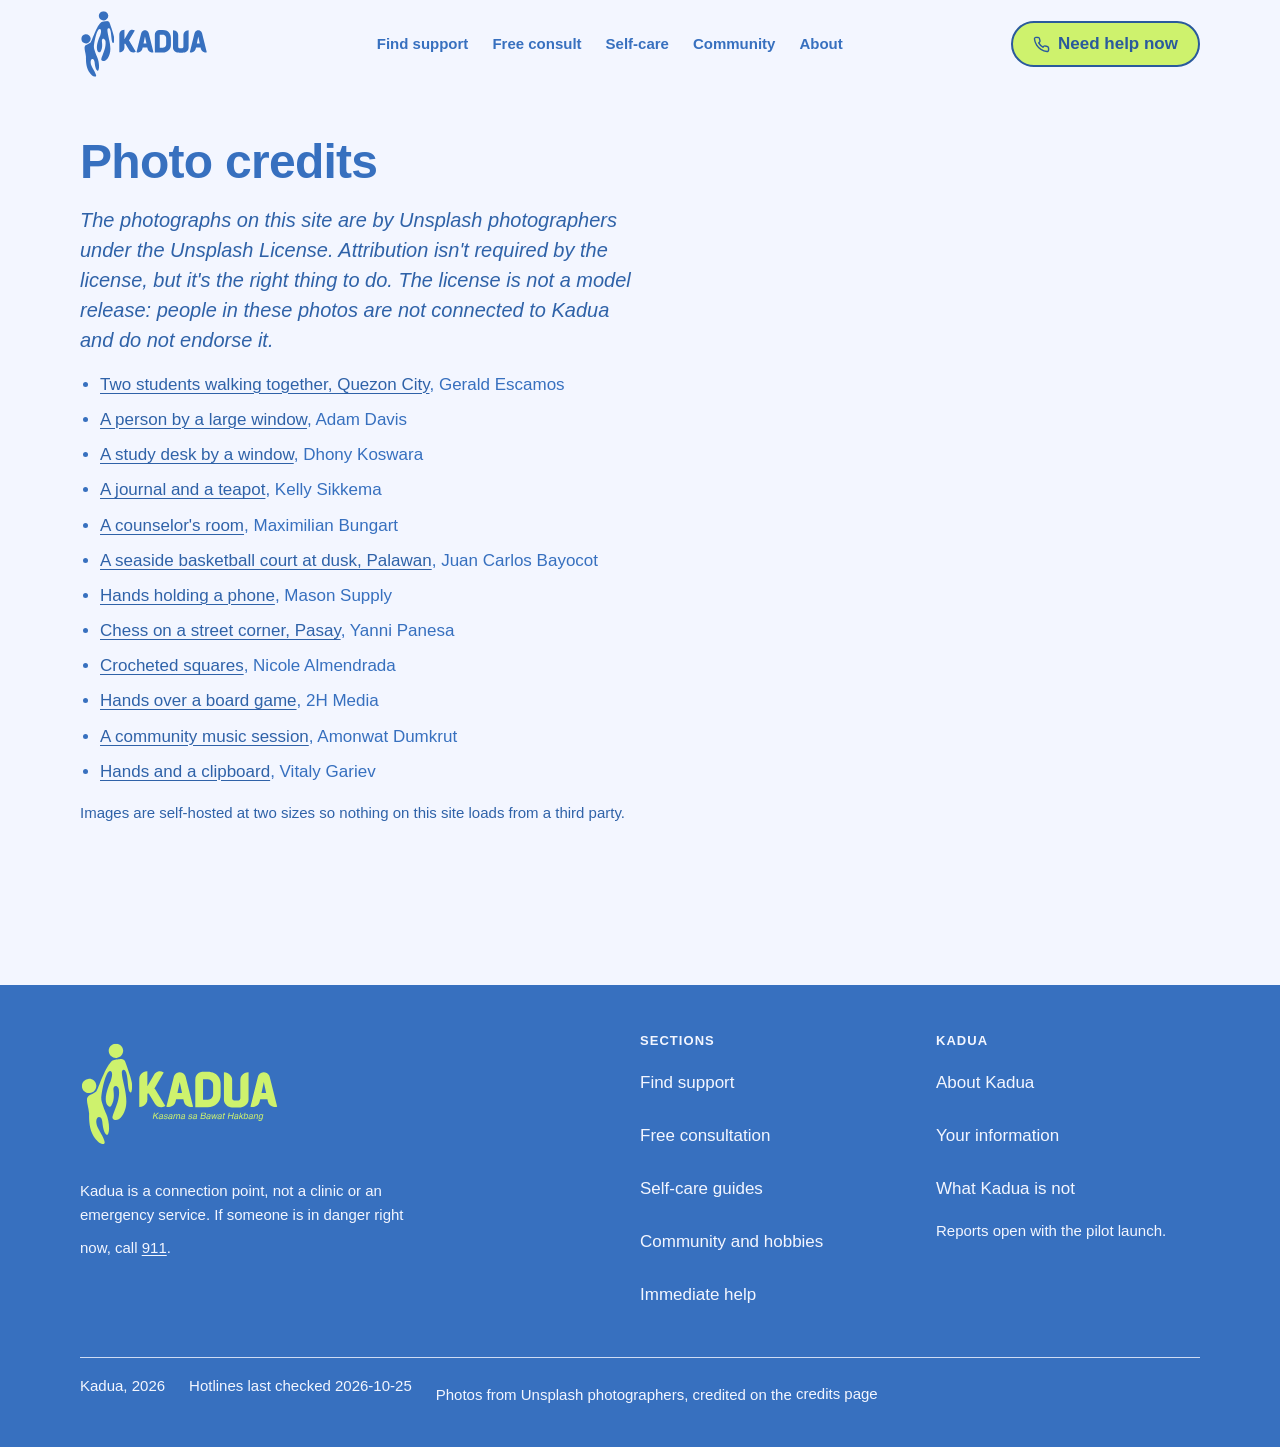
<file: credits.html>
<!doctype html>
<html lang="en">
<head>
<meta charset="utf-8">
<meta name="viewport" content="width=device-width, initial-scale=1, viewport-fit=cover">
<title>Photo credits · Kadua</title>
<meta name="description" content="The photographers whose Unsplash images appear on Kadua, with links to each photo.">
<link rel="stylesheet" href="css/site.css?v=20261114d">
<link rel="icon" href="favicon.svg" type="image/svg+xml">
<meta name="theme-color" content="#f3f6ff">
</head>
<body class="has-sticky ">
<a class="skip" href="#main">Skip to content</a>
<header class="site-header">
  <div class="wrap nav">
    <a class="wordmark" href="index.html" aria-label="Kadua home"><img src="img/brand/kadua-logo-blue-notag.svg" alt="" width="752" height="398"></a>
    <ul class="nav__links">
      <li><a href="find-support.html">Find support</a></li>
      <li><a href="free-consult.html">Free consult</a></li>
      <li><a href="self-care.html">Self-care</a></li>
      <li><a href="community.html">Community</a></li>
      <li><a href="about.html">About</a></li>
    </ul>
    <div class="nav__right">
      <a class="btn btn--urgent" href="immediate-help.html"><svg viewBox="0 0 24 24" aria-hidden="true" fill="none" stroke="currentColor" stroke-width="2" stroke-linecap="round" stroke-linejoin="round"><path d="M22 16.9v3a2 2 0 0 1-2.2 2 19.8 19.8 0 0 1-8.6-3.1 19.5 19.5 0 0 1-6-6A19.8 19.8 0 0 1 2.1 4.2 2 2 0 0 1 4.1 2h3a2 2 0 0 1 2 1.7c.1.9.4 1.8.7 2.7a2 2 0 0 1-.5 2.1L8 9.8a16 16 0 0 0 6 6l1.3-1.3a2 2 0 0 1 2.1-.4c.9.3 1.8.6 2.7.7a2 2 0 0 1 1.7 2z"/></svg> Need help now</a>
      <button class="nav-toggle" type="button" aria-expanded="false" aria-controls="site-menu" ><svg viewBox="0 0 24 24" aria-hidden="true" fill="none" stroke="currentColor" stroke-width="2" stroke-linecap="round"><path d="M4 7h16M4 12h16M4 17h16"/></svg><span class="nav-toggle__label">Menu</span></button>
    </div>
  </div>
  <nav class="sheet" id="site-menu" aria-label="Sections">
    <div class="wrap"><ul>
      <li><a href="find-support.html">Find support</a></li>
      <li><a href="free-consult.html">Free consultation</a></li>
      <li><a href="self-care.html">Self-care</a></li>
      <li><a href="community.html">Community</a></li>
      <li><a href="immediate-help.html">Immediate help</a></li>
      <li><a href="about.html">About Kadua</a></li>
    </ul></div>
  </nav>
</header>
<main id="main"><div class="wrap"><article class="article">
<h1>Photo credits</h1>
<p class="lede">The photographs on this site are by Unsplash photographers under the Unsplash License. Attribution isn't required by the license, but it's the right thing to do. The license is not a model release: people in these photos are not connected to Kadua and do not endorse it.</p>
<ul>
<li><a href="https://unsplash.com/photos/qMD6h5yjO5M">Two students walking together, Quezon City</a>, Gerald Escamos</li>
<li><a href="https://unsplash.com/photos/a-woman-sitting-at-a-desk-looking-out-a-window-DvyM3bZXvFI">A person by a large window</a>, Adam Davis</li>
<li><a href="https://unsplash.com/photos/a-cozy-desk-with-plants-and-a-laptop-rcJcJ9urV7c">A study desk by a window</a>, Dhony Koswara</li>
<li><a href="https://unsplash.com/photos/a-cup-of-tea-and-a-book-on-a-table-PAHGAZdCMpk">A journal and a teapot</a>, Kelly Sikkema</li>
<li><a href="https://unsplash.com/photos/two-chairs-and-a-table-with-sunlight-streaming-in-EClL92YshcE">A counselor's room</a>, Maximilian Bungart</li>
<li><a href="https://unsplash.com/photos/a-group-of-people-playing-basketball-1dv6HlzhGwE">A seaside basketball court at dusk, Palawan</a>, Juan Carlos Bayocot</li>
<li><a href="https://unsplash.com/photos/a-close-up-of-a-person-holding-a-cell-phone-y0CXVSzBCfw">Hands holding a phone</a>, Mason Supply</li>
<li><a href="https://unsplash.com/photos/two-men-playing-chess-LyKtSrQhBuc">Chess on a street corner, Pasay</a>, Yanni Panesa</li>
<li><a href="https://unsplash.com/photos/crocheted-squares-with-yarn-and-hook-EdZMHCmKQZA">Crocheted squares</a>, Nicole Almendrada</li>
<li><a href="https://unsplash.com/photos/two-people-playing-a-board-game-on-a-table-43AGGcjA5tA">Hands over a board game</a>, 2H Media</li>
<li><a href="https://unsplash.com/photos/people-singing-and-playing-instruments-in-a-room-F1Pm7V8WyZA">A community music session</a>, Amonwat Dumkrut</li>
<li><a href="https://unsplash.com/photos/people-in-therapy-session-with-clipboard-qvbJkpIKotk">Hands and a clipboard</a>, Vitaly Gariev</li>
</ul>
<p class="muted">Images are self-hosted at two sizes so nothing on this site loads from a third party.</p>
</article></div></main>
<footer class="foot">
  <div class="wrap">
    <div class="foot__grid">
      <div>
        <a class="wordmark" href="index.html"><img src="img/brand/kadua-logo-lime.svg" alt="Kadua, Kasama sa Bawat Hakbang. Home" width="745" height="389"></a>
        <p class="muted max-40">Kadua is a connection point, not a clinic or an emergency service. If someone is in danger right now, call <a href="tel:911">911</a>.</p>
      </div>
      <div>
        <h3>Sections</h3>
        <ul>
          <li><a href="find-support.html">Find support</a></li>
          <li><a href="free-consult.html">Free consultation</a></li>
          <li><a href="self-care.html">Self-care guides</a></li>
          <li><a href="community.html">Community and hobbies</a></li>
          <li><a href="immediate-help.html">Immediate help</a></li>
        </ul>
      </div>
      <div>
        <h3>Kadua</h3>
        <ul>
          <li><a href="about.html">About Kadua</a></li>
          <li><a href="about.html#privacy">Your information</a></li>
          <li><a href="about.html#limits">What Kadua is not</a></li>
          <li><a href="#" data-form="feedback">Report a wrong number or link</a></li>
        </ul>
      </div>
    </div>
    <div class="foot__base">
      <span>Kadua, <span data-year>2026</span></span>
      <span>Hotlines last checked <span data-last-checked>2026-10-25</span></span>
      <span>Photos from Unsplash photographers, credited on the <a href="credits.html">credits page</a></span>
    </div>
  </div>
</footer>
<aside class="cta-sticky" aria-label="Immediate help">
  <span>Kailangan mo ba ng tulong ngayon?</span>
  <a class="btn btn--urgent" href="immediate-help.html"><svg viewBox="0 0 24 24" aria-hidden="true" fill="none" stroke="currentColor" stroke-width="2" stroke-linecap="round" stroke-linejoin="round"><path d="M22 16.9v3a2 2 0 0 1-2.2 2 19.8 19.8 0 0 1-8.6-3.1 19.5 19.5 0 0 1-6-6A19.8 19.8 0 0 1 2.1 4.2 2 2 0 0 1 4.1 2h3a2 2 0 0 1 2 1.7c.1.9.4 1.8.7 2.7a2 2 0 0 1-.5 2.1L8 9.8a16 16 0 0 0 6 6l1.3-1.3a2 2 0 0 1 2.1-.4c.9.3 1.8.6 2.7.7a2 2 0 0 1 1.7 2z"/></svg> Need help now</a>
</aside>
<script src="js/config.js?v=20261114d"></script>
<script src="data/providers.js"></script>
<script src="data/communities.js"></script>
<script src="js/site.js?v=20261114d"></script>
<script src="js/motion.js"></script>
</body>
</html>
</file>
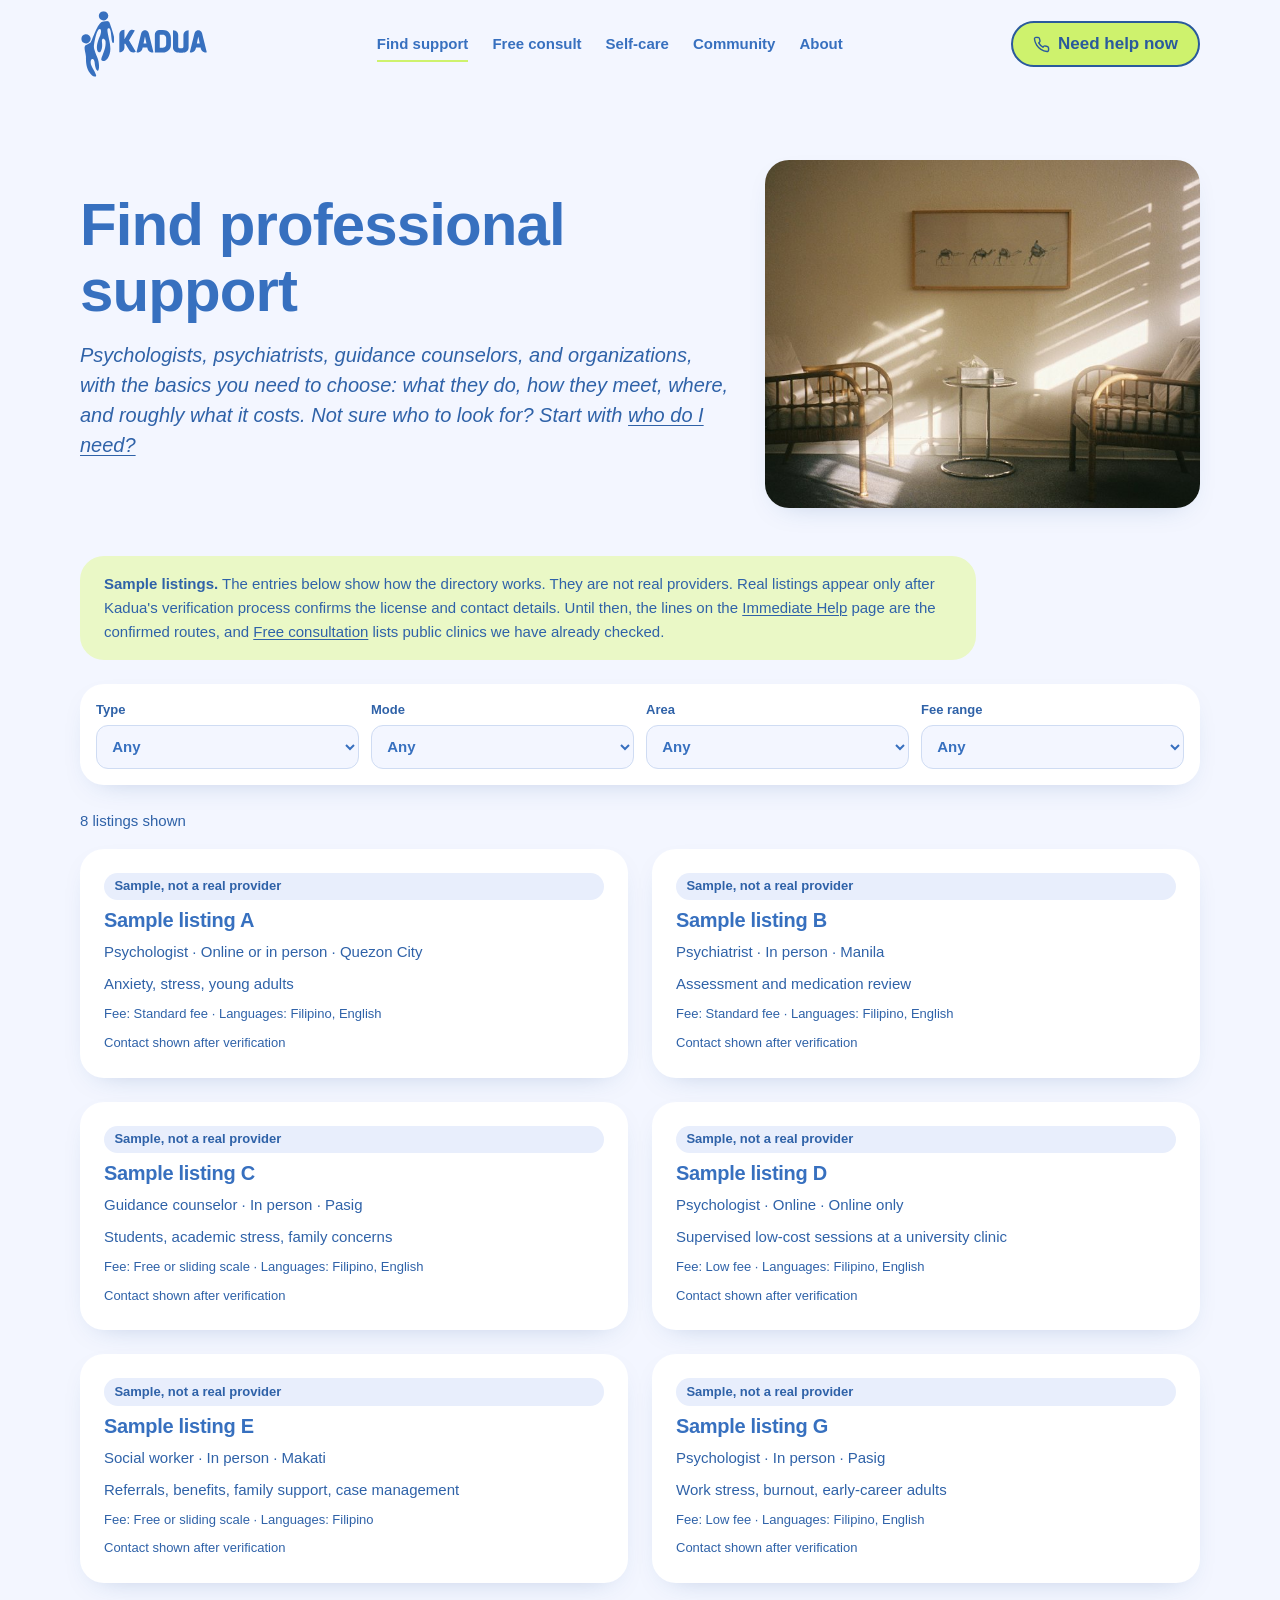
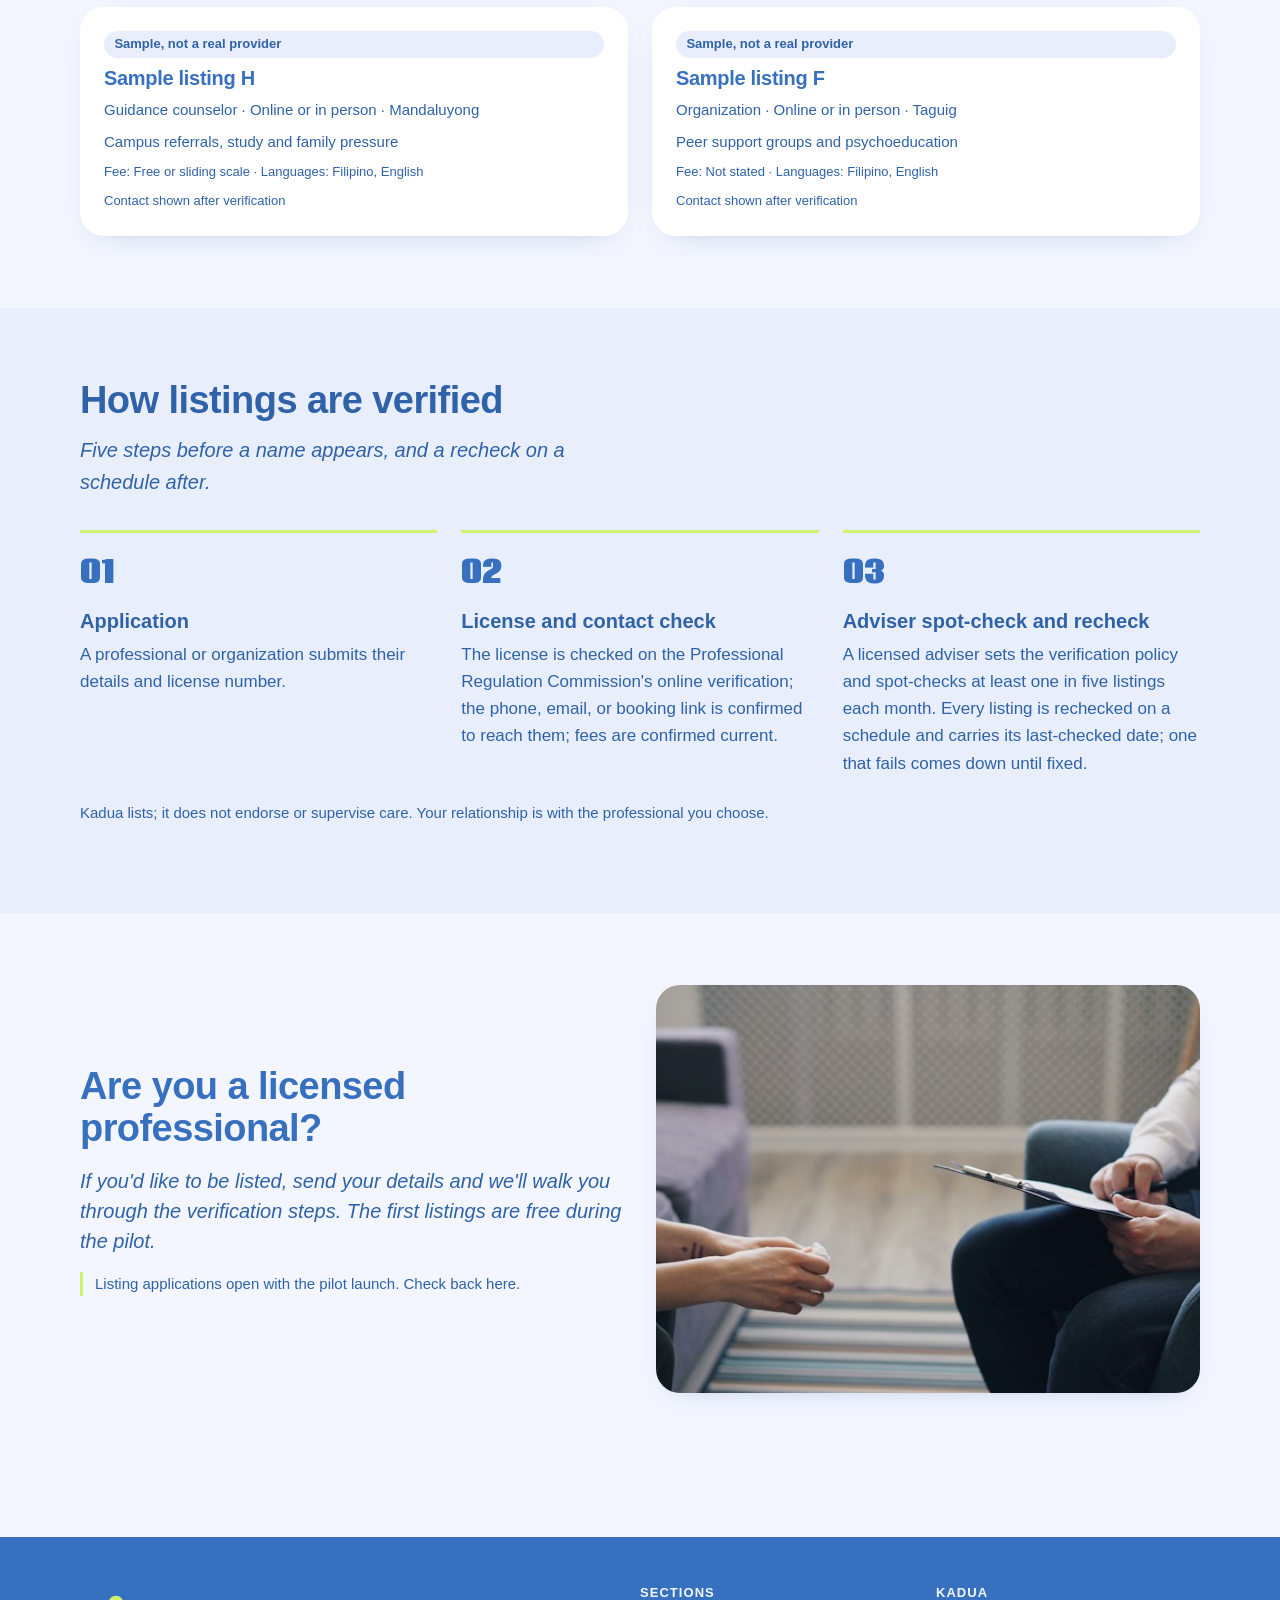
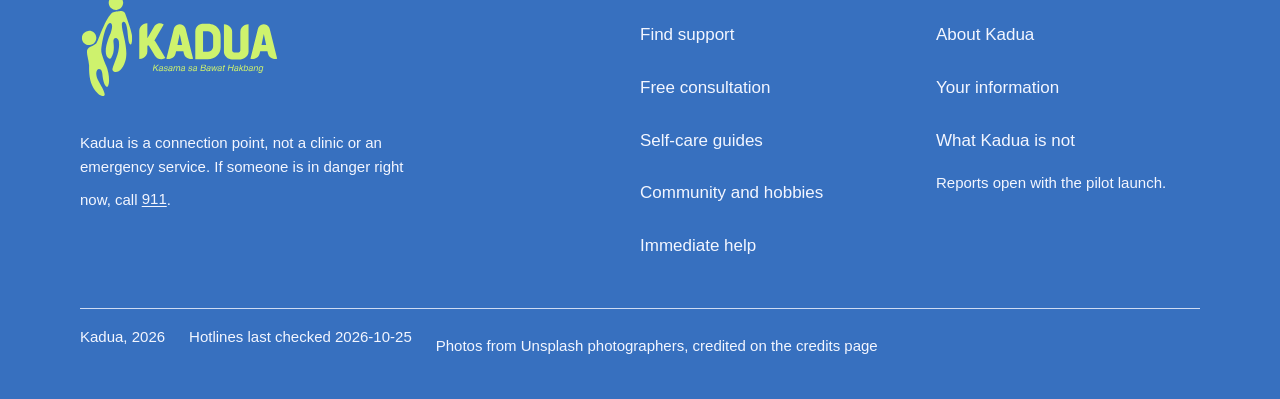
<file: find-support.html>
<!doctype html>
<html lang="en">
<head>
<meta charset="utf-8">
<meta name="viewport" content="width=device-width, initial-scale=1, viewport-fit=cover">
<title>Find professional support in Metro Manila · Kadua</title>
<meta name="description" content="Search psychologists, psychiatrists, counselors, and organizations by type, mode, area, and fee range. Every listing is checked before it appears; verification goes live with the pilot.">
<link rel="stylesheet" href="css/site.css?v=20261114d">
<link rel="icon" href="favicon.svg" type="image/svg+xml">
<meta name="theme-color" content="#f3f6ff">
</head>
<body class="has-sticky ">
<a class="skip" href="#main">Skip to content</a>
<header class="site-header">
  <div class="wrap nav">
    <a class="wordmark" href="index.html" aria-label="Kadua home"><img src="img/brand/kadua-logo-blue-notag.svg" alt="" width="752" height="398"></a>
    <ul class="nav__links">
      <li><a href="find-support.html" aria-current="page">Find support</a></li>
      <li><a href="free-consult.html">Free consult</a></li>
      <li><a href="self-care.html">Self-care</a></li>
      <li><a href="community.html">Community</a></li>
      <li><a href="about.html">About</a></li>
    </ul>
    <div class="nav__right">
      <a class="btn btn--urgent" href="immediate-help.html"><svg viewBox="0 0 24 24" aria-hidden="true" fill="none" stroke="currentColor" stroke-width="2" stroke-linecap="round" stroke-linejoin="round"><path d="M22 16.9v3a2 2 0 0 1-2.2 2 19.8 19.8 0 0 1-8.6-3.1 19.5 19.5 0 0 1-6-6A19.8 19.8 0 0 1 2.1 4.2 2 2 0 0 1 4.1 2h3a2 2 0 0 1 2 1.7c.1.9.4 1.8.7 2.7a2 2 0 0 1-.5 2.1L8 9.8a16 16 0 0 0 6 6l1.3-1.3a2 2 0 0 1 2.1-.4c.9.3 1.8.6 2.7.7a2 2 0 0 1 1.7 2z"/></svg> Need help now</a>
      <button class="nav-toggle" type="button" aria-expanded="false" aria-controls="site-menu" ><svg viewBox="0 0 24 24" aria-hidden="true" fill="none" stroke="currentColor" stroke-width="2" stroke-linecap="round"><path d="M4 7h16M4 12h16M4 17h16"/></svg><span class="nav-toggle__label">Menu</span></button>
    </div>
  </div>
  <nav class="sheet" id="site-menu" aria-label="Sections">
    <div class="wrap"><ul>
      <li><a href="find-support.html">Find support</a></li>
      <li><a href="free-consult.html">Free consultation</a></li>
      <li><a href="self-care.html">Self-care</a></li>
      <li><a href="community.html">Community</a></li>
      <li><a href="immediate-help.html">Immediate help</a></li>
      <li><a href="about.html">About Kadua</a></li>
    </ul></div>
  </nav>
</header>
<main id="main">
  <section class="wrap page-hero">
    <div data-reveal>
      <h1>Find professional support</h1>
      <p class="lede">Psychologists, psychiatrists, guidance counselors, and organizations, with the basics you need to choose: what they do, how they meet, where, and roughly what it costs. Not sure who to look for? Start with <a href="guides/choosing-a-professional.html">who do I need?</a></p>
    </div>
    <div class="page-hero__photo d2" data-reveal><img src="img/counsel-room-1600.jpg" srcset="img/counsel-room-800.jpg 800w, img/counsel-room-1600.jpg 1600w" sizes="(min-width: 56rem) 35vw, 100vw" width="800" height="536" alt="A counselor's room with two chairs and striped sunlight"></div>
  </section>

  <section class="section pt-0">
    <div class="wrap">
      <div class="notice" role="note" data-reveal><strong>Sample listings.</strong> The entries below show how the directory works. They are not real providers. Real listings appear only after Kadua's verification process confirms the license and contact details. Until then, the lines on the <a href="immediate-help.html">Immediate Help</a> page are the confirmed routes, and <a href="free-consult.html">Free consultation</a> lists public clinics we have already checked.</div>
      <form class="filters" id="filters" aria-label="Filter listings" onsubmit="return false">
        <label>Type
          <select name="type"><option value="">Any</option><option>Psychologist</option><option>Psychiatrist</option><option>Guidance counselor</option><option>Social worker</option><option>Organization</option></select>
        </label>
        <label>Mode
          <select name="mode"><option value="">Any</option><option>Online</option><option>In person</option><option>Online or in person</option></select>
        </label>
        <label>Area
          <select name="area"><option value="">Any</option><option>Quezon City</option><option>Manila</option><option>Makati</option><option>Pasig</option><option>Taguig</option><option>Mandaluyong</option><option>Online only</option></select>
        </label>
        <label>Fee range
          <select name="fee"><option value="">Any</option><option>Free or sliding scale</option><option>Low fee</option><option>Standard fee</option><option>Not stated</option></select>
        </label>
      </form>
      <p class="muted" id="directory-count" aria-live="polite"></p>
      <ul class="cards" id="directory"></ul>
      <p class="empty" id="directory-empty" hidden>No sample listing matches those filters. Clear one and try again.</p>
    </div>
  </section>

  <section class="section section--tint" id="verify">
    <div class="wrap">
      <div class="section__head" data-reveal><h2>How listings are verified</h2><p>Five steps before a name appears, and a recheck on a schedule after.</p></div>
      <ol class="steps">
        <li data-reveal><b>Application</b><p>A professional or organization submits their details and license number.</p></li>
        <li class="d1" data-reveal><b>License and contact check</b><p>The license is checked on the Professional Regulation Commission's online verification; the phone, email, or booking link is confirmed to reach them; fees are confirmed current.</p></li>
        <li class="d3" data-reveal><b>Adviser spot-check and recheck</b><p>A licensed adviser sets the verification policy and spot-checks at least one in five listings each month. Every listing is rechecked on a schedule and carries its last-checked date; one that fails comes down until fixed.</p></li>
      </ol>
      <p class="muted mt-lg">Kadua lists; it does not endorse or supervise care. Your relationship is with the professional you choose.</p>
    </div>
  </section>

  <section class="section">
    <div class="wrap split">
      <div data-reveal>
        <h2>Are you a licensed professional?</h2>
        <p class="lede">If you'd like to be listed, send your details and we'll walk you through the verification steps. The first listings are free during the pilot.</p>
        <a class="btn" href="#" data-form="providerApply">Apply to be listed</a>
      </div>
      <div class="split__photo d2" data-reveal><img src="img/clipboard-800.jpg" srcset="img/clipboard-800.jpg 800w, img/clipboard-1600.jpg 1600w" sizes="(min-width: 56rem) 45vw, 100vw" width="800" height="450" alt="Hands and a clipboard during a session" loading="lazy"></div>
    </div>
  </section>
</main>
<footer class="foot">
  <div class="wrap">
    <div class="foot__grid">
      <div>
        <a class="wordmark" href="index.html"><img src="img/brand/kadua-logo-lime.svg" alt="Kadua, Kasama sa Bawat Hakbang. Home" width="745" height="389"></a>
        <p class="muted max-40">Kadua is a connection point, not a clinic or an emergency service. If someone is in danger right now, call <a href="tel:911">911</a>.</p>
      </div>
      <div>
        <h3>Sections</h3>
        <ul>
          <li><a href="find-support.html">Find support</a></li>
          <li><a href="free-consult.html">Free consultation</a></li>
          <li><a href="self-care.html">Self-care guides</a></li>
          <li><a href="community.html">Community and hobbies</a></li>
          <li><a href="immediate-help.html">Immediate help</a></li>
        </ul>
      </div>
      <div>
        <h3>Kadua</h3>
        <ul>
          <li><a href="about.html">About Kadua</a></li>
          <li><a href="about.html#privacy">Your information</a></li>
          <li><a href="about.html#limits">What Kadua is not</a></li>
          <li><a href="#" data-form="feedback">Report a wrong number or link</a></li>
        </ul>
      </div>
    </div>
    <div class="foot__base">
      <span>Kadua, <span data-year>2026</span></span>
      <span>Hotlines last checked <span data-last-checked>2026-10-25</span></span>
      <span>Photos from Unsplash photographers, credited on the <a href="credits.html">credits page</a></span>
    </div>
  </div>
</footer>
<aside class="cta-sticky" aria-label="Immediate help">
  <span>Kailangan mo ba ng tulong ngayon?</span>
  <a class="btn btn--urgent" href="immediate-help.html"><svg viewBox="0 0 24 24" aria-hidden="true" fill="none" stroke="currentColor" stroke-width="2" stroke-linecap="round" stroke-linejoin="round"><path d="M22 16.9v3a2 2 0 0 1-2.2 2 19.8 19.8 0 0 1-8.6-3.1 19.5 19.5 0 0 1-6-6A19.8 19.8 0 0 1 2.1 4.2 2 2 0 0 1 4.1 2h3a2 2 0 0 1 2 1.7c.1.9.4 1.8.7 2.7a2 2 0 0 1-.5 2.1L8 9.8a16 16 0 0 0 6 6l1.3-1.3a2 2 0 0 1 2.1-.4c.9.3 1.8.6 2.7.7a2 2 0 0 1 1.7 2z"/></svg> Need help now</a>
</aside>
<script src="js/config.js?v=20261114d"></script>
<script src="data/providers.js"></script>
<script src="data/communities.js"></script>
<script src="js/site.js?v=20261114d"></script>
<script src="js/motion.js"></script>
</body>
</html>
</file>
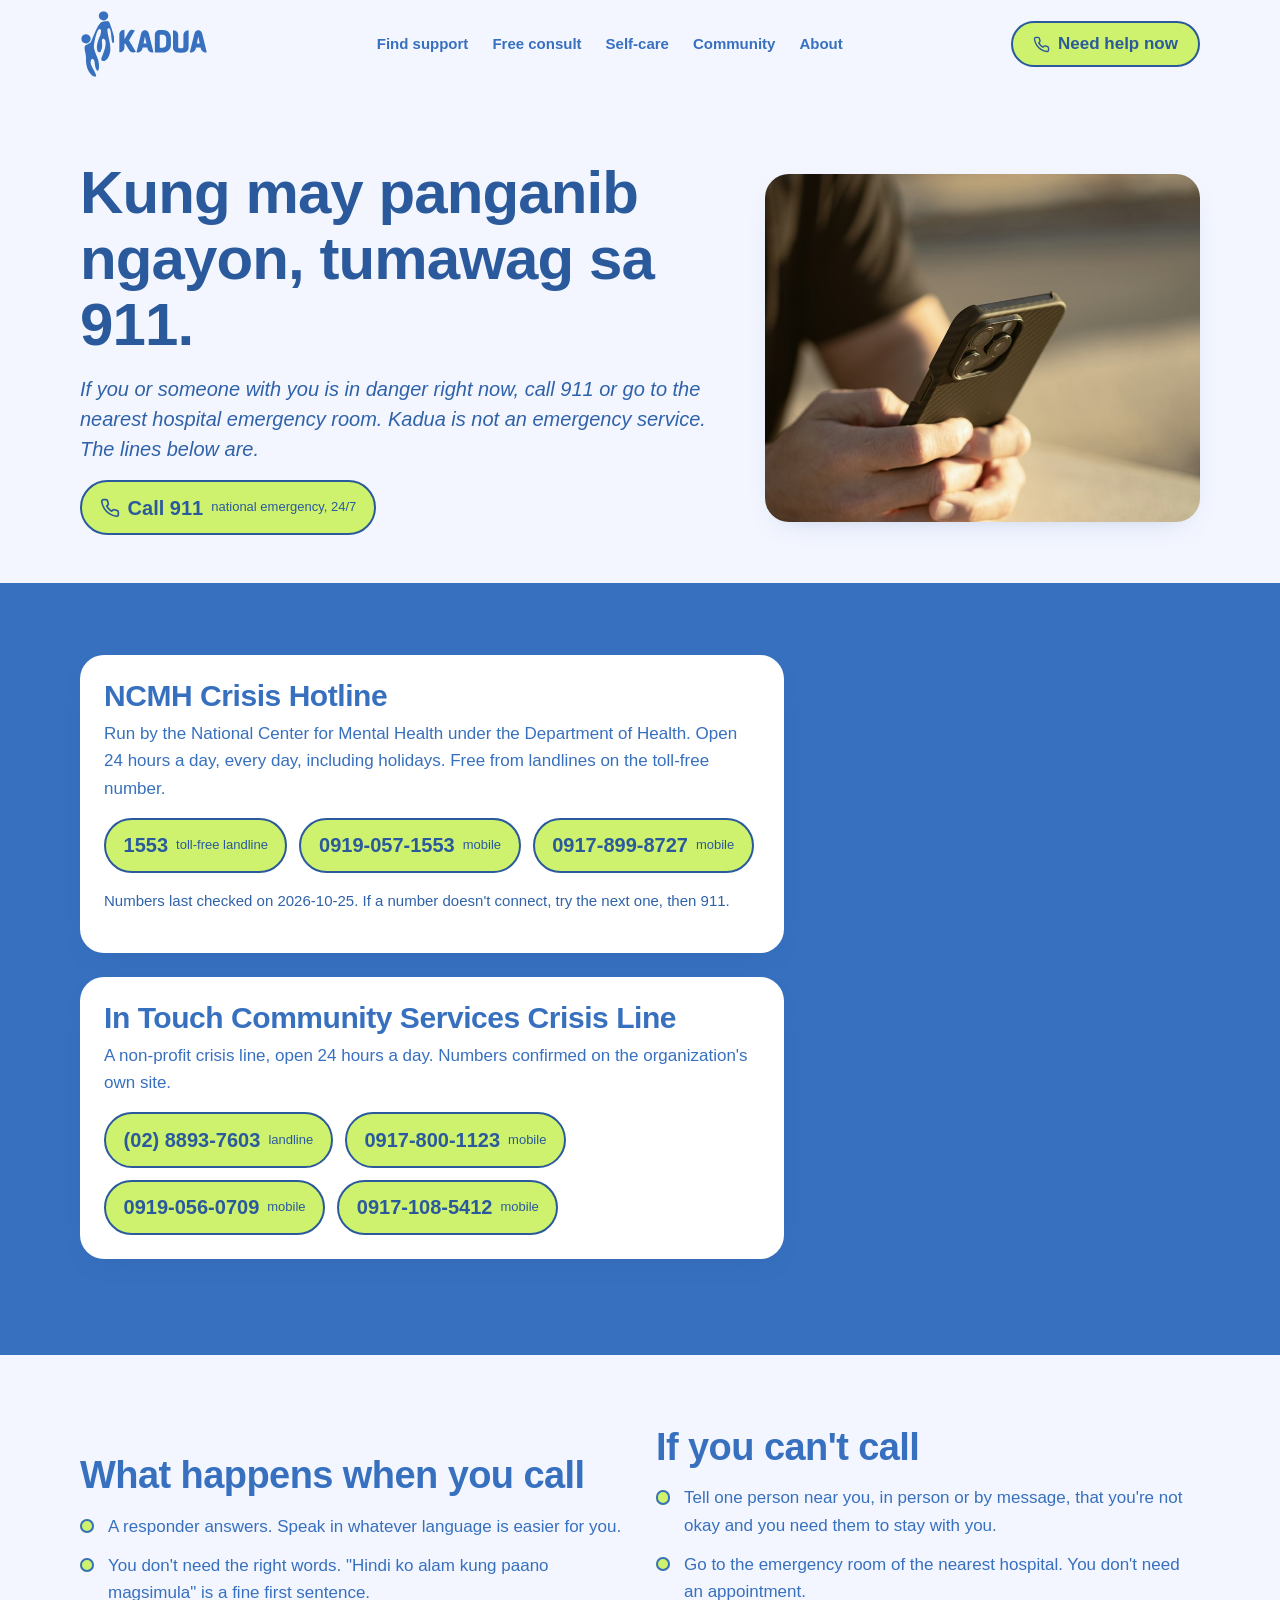
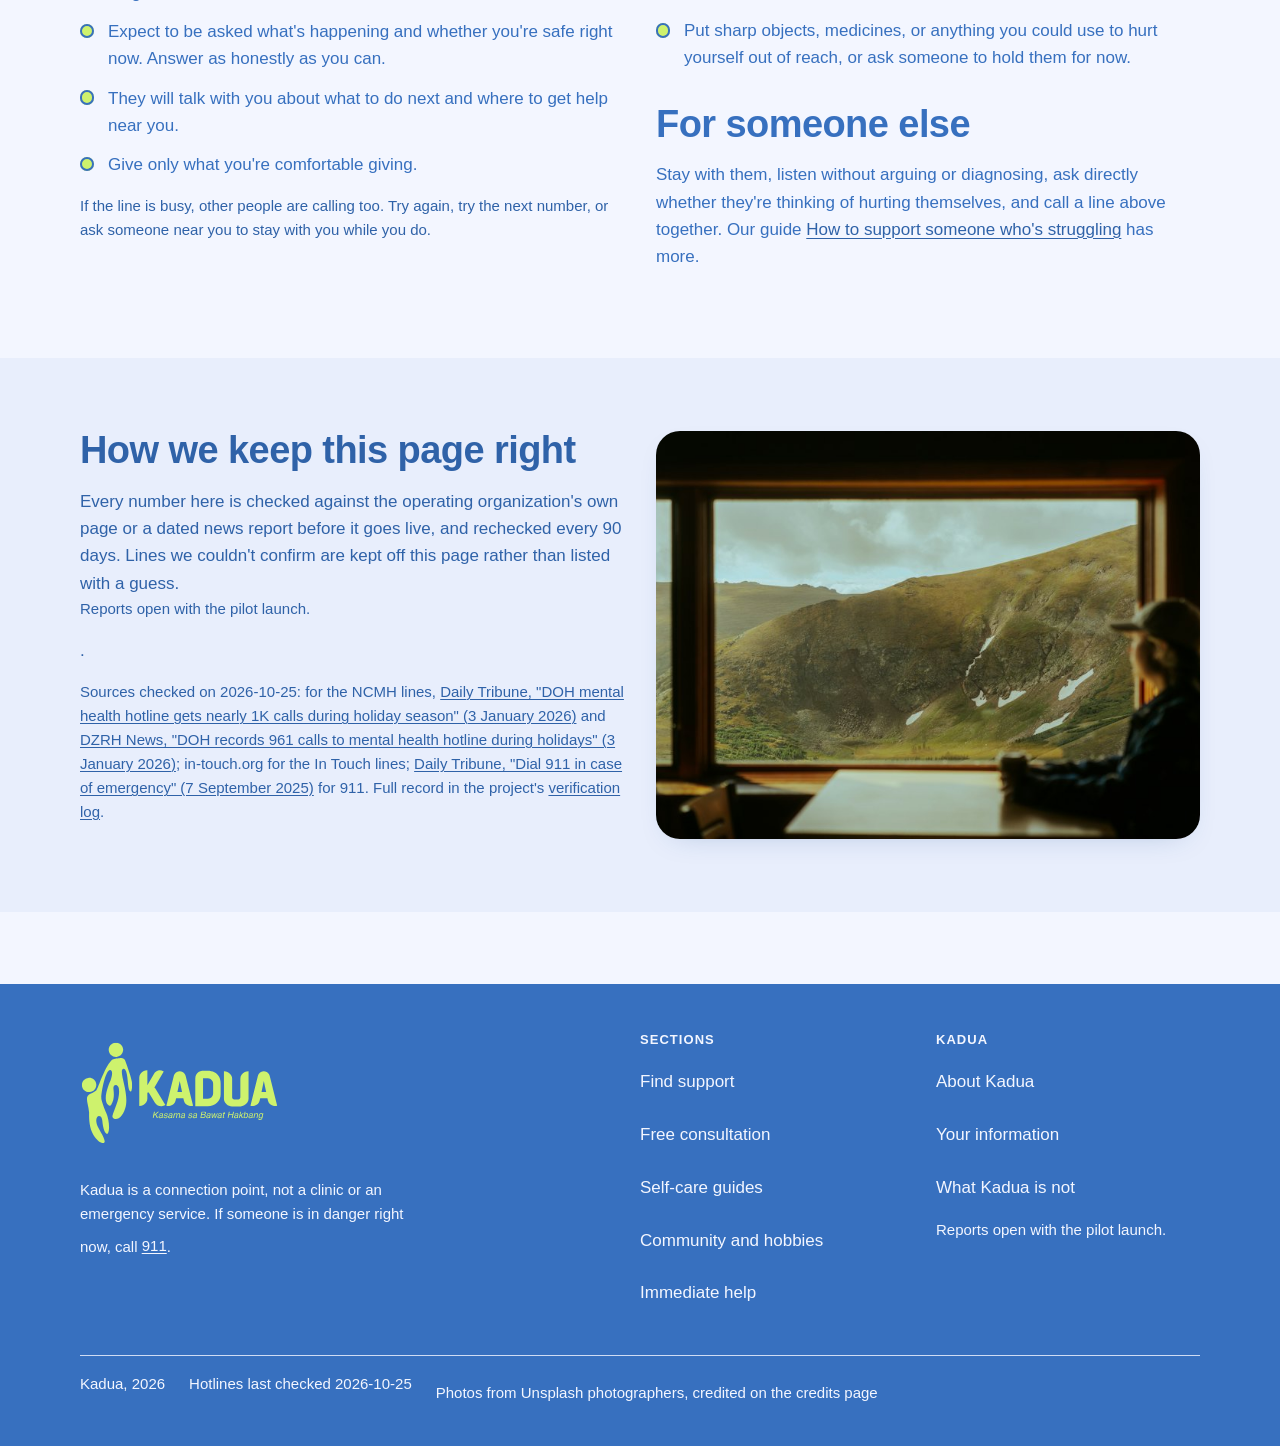
<file: immediate-help.html>
<!doctype html>
<html lang="en">
<head>
<meta charset="utf-8">
<meta name="viewport" content="width=device-width, initial-scale=1, viewport-fit=cover">
<title>Immediate help: confirmed crisis lines in the Philippines · Kadua</title>
<meta name="description" content="Confirmed Philippine crisis and emergency hotlines with what to expect when you call. Checked every 90 days.">
<link rel="stylesheet" href="css/site.css?v=20261114d">
<link rel="icon" href="favicon.svg" type="image/svg+xml">
<meta name="theme-color" content="#f3f6ff">
</head>
<body class="has-sticky is-help">
<a class="skip" href="#main">Skip to content</a>
<header class="site-header">
  <div class="wrap nav">
    <a class="wordmark" href="index.html" aria-label="Kadua home"><img src="img/brand/kadua-logo-blue-notag.svg" alt="" width="752" height="398"></a>
    <ul class="nav__links">
      <li><a href="find-support.html">Find support</a></li>
      <li><a href="free-consult.html">Free consult</a></li>
      <li><a href="self-care.html">Self-care</a></li>
      <li><a href="community.html">Community</a></li>
      <li><a href="about.html">About</a></li>
    </ul>
    <div class="nav__right">
      <a class="btn btn--urgent" href="immediate-help.html"><svg viewBox="0 0 24 24" aria-hidden="true" fill="none" stroke="currentColor" stroke-width="2" stroke-linecap="round" stroke-linejoin="round"><path d="M22 16.9v3a2 2 0 0 1-2.2 2 19.8 19.8 0 0 1-8.6-3.1 19.5 19.5 0 0 1-6-6A19.8 19.8 0 0 1 2.1 4.2 2 2 0 0 1 4.1 2h3a2 2 0 0 1 2 1.7c.1.9.4 1.8.7 2.7a2 2 0 0 1-.5 2.1L8 9.8a16 16 0 0 0 6 6l1.3-1.3a2 2 0 0 1 2.1-.4c.9.3 1.8.6 2.7.7a2 2 0 0 1 1.7 2z"/></svg> Need help now</a>
      <button class="nav-toggle" type="button" aria-expanded="false" aria-controls="site-menu" ><svg viewBox="0 0 24 24" aria-hidden="true" fill="none" stroke="currentColor" stroke-width="2" stroke-linecap="round"><path d="M4 7h16M4 12h16M4 17h16"/></svg><span class="nav-toggle__label">Menu</span></button>
    </div>
  </div>
  <nav class="sheet" id="site-menu" aria-label="Sections">
    <div class="wrap"><ul>
      <li><a href="find-support.html">Find support</a></li>
      <li><a href="free-consult.html">Free consultation</a></li>
      <li><a href="self-care.html">Self-care</a></li>
      <li><a href="community.html">Community</a></li>
      <li><a href="immediate-help.html">Immediate help</a></li>
      <li><a href="about.html">About Kadua</a></li>
    </ul></div>
  </nav>
</header>
<main id="main">
  <section class="wrap page-hero page-hero--urgent">
    <div data-reveal>
      <h1>Kung may panganib ngayon, tumawag sa 911.</h1>
      <p class="lede">If you or someone with you is in danger right now, call 911 or go to the nearest hospital emergency room. Kadua is not an emergency service. The lines below are.</p>
      <div class="tels"><a class="tel" href="tel:911"><svg viewBox="0 0 24 24" aria-hidden="true" fill="none" stroke="currentColor" stroke-width="2" stroke-linecap="round" stroke-linejoin="round"><path d="M22 16.9v3a2 2 0 0 1-2.2 2 19.8 19.8 0 0 1-8.6-3.1 19.5 19.5 0 0 1-6-6A19.8 19.8 0 0 1 2.1 4.2 2 2 0 0 1 4.1 2h3a2 2 0 0 1 2 1.7c.1.9.4 1.8.7 2.7a2 2 0 0 1-.5 2.1L8 9.8a16 16 0 0 0 6 6l1.3-1.3a2 2 0 0 1 2.1-.4c.9.3 1.8.6 2.7.7a2 2 0 0 1 1.7 2z"/></svg> Call 911 <small>national emergency, 24/7</small></a></div>
    </div>
    <div class="page-hero__photo d2" data-reveal><img src="img/phone-hands-1600.jpg" srcset="img/phone-hands-800.jpg 800w, img/phone-hands-1600.jpg 1600w" sizes="(min-width: 56rem) 35vw, 100vw" width="800" height="800" alt="Hands holding a phone in warm light"></div>
  </section>

  <section class="section section--urgent">
    <div class="wrap">
      <div class="hotline" data-reveal>
        <h2>NCMH Crisis Hotline</h2>
        <p>Run by the National Center for Mental Health under the Department of Health. Open 24 hours a day, every day, including holidays. Free from landlines on the toll-free number.</p>
        <div class="tels">
          <a class="tel" href="tel:1553">1553 <small>toll-free landline</small></a>
          <a class="tel" href="tel:+639190571553">0919-057-1553 <small>mobile</small></a>
          <a class="tel" href="tel:+639178998727">0917-899-8727 <small>mobile</small></a>
        </div>
        <p class="checked mt-md">Numbers last checked on <span data-last-checked>2026-10-25</span>. If a number doesn't connect, try the next one, then 911.</p>
      </div>
      <div class="hotline d1" data-reveal>
        <h2>In Touch Community Services Crisis Line</h2>
        <p>A non-profit crisis line, open 24 hours a day. Numbers confirmed on the organization's own site.</p>
        <div class="tels">
          <a class="tel" href="tel:+63288937603">(02) 8893-7603 <small>landline</small></a>
          <a class="tel" href="tel:+639178001123">0917-800-1123 <small>mobile</small></a>
          <a class="tel" href="tel:+639190560709">0919-056-0709 <small>mobile</small></a>
          <a class="tel" href="tel:+639171085412">0917-108-5412 <small>mobile</small></a>
        </div>
      </div>
    </div>
  </section>

  <section class="section">
    <div class="wrap split">
      <div data-reveal>
        <h2>What happens when you call</h2>
        <ul class="checks">
          <li>A responder answers. Speak in whatever language is easier for you.</li>
          <li>You don't need the right words. "Hindi ko alam kung paano magsimula" is a fine first sentence.</li>
          <li>Expect to be asked what's happening and whether you're safe right now. Answer as honestly as you can.</li>
          <li>They will talk with you about what to do next and where to get help near you.</li>
          <li>Give only what you're comfortable giving.</li>
        </ul>
        <p class="muted">If the line is busy, other people are calling too. Try again, try the next number, or ask someone near you to stay with you while you do.</p>
      </div>
      <div class="d2" data-reveal>
        <h2>If you can't call</h2>
        <ul class="checks">
          <li>Tell one person near you, in person or by message, that you're not okay and you need them to stay with you.</li>
          <li>Go to the emergency room of the nearest hospital. You don't need an appointment.</li>
          <li>Put sharp objects, medicines, or anything you could use to hurt yourself out of reach, or ask someone to hold them for now.</li>
        </ul>
        <h2 class="mt-xl">For someone else</h2>
        <p>Stay with them, listen without arguing or diagnosing, ask directly whether they're thinking of hurting themselves, and call a line above together. Our guide <a href="guides/supporting-someone.html">How to support someone who's struggling</a> has more.</p>
      </div>
    </div>
  </section>

  <section class="section section--tint">
    <div class="wrap split">
      <div data-reveal>
        <h2>How we keep this page right</h2>
        <p>Every number here is checked against the operating organization's own page or a dated news report before it goes live, and rechecked every 90 days. Lines we couldn't confirm are kept off this page rather than listed with a guess. <a href="#" data-form="feedback">Report a wrong or missing number</a>.</p>
        <p class="muted">Sources checked on 2026-10-25: for the NCMH lines, <a href="https://tribune.net.ph/2026/01/03/doh-mental-health-hotline-gets-nearly-1k-calls-during-holiday-season">Daily Tribune, "DOH mental health hotline gets nearly 1K calls during holiday season" (3 January 2026)</a> and <a href="https://dzrh.com.ph/post/doh-records-961-calls-to-mental-health-hotline-during-holidays">DZRH News, "DOH records 961 calls to mental health hotline during holidays" (3 January 2026)</a>; in-touch.org for the In Touch lines; <a href="https://tribune.net.ph/2025/09/06/dial-911-in-case-of-emergency">Daily Tribune, "Dial 911 in case of emergency" (7 September 2025)</a> for 911. Full record in the project's <a href="https://github.com/TonLucasLong/kadua-site/blob/main/VERIFICATION-LOG.md">verification log</a>.</p>
      </div>
      <div class="split__photo d2" data-reveal><img src="img/window-quiet-800.jpg" srcset="img/window-quiet-800.jpg 800w, img/window-quiet-1600.jpg 1600w" sizes="(min-width: 56rem) 45vw, 100vw" width="800" height="533" alt="A person sitting by a large window" loading="lazy"></div>
    </div>
  </section>
</main>
<footer class="foot">
  <div class="wrap">
    <div class="foot__grid">
      <div>
        <a class="wordmark" href="index.html"><img src="img/brand/kadua-logo-lime.svg" alt="Kadua, Kasama sa Bawat Hakbang. Home" width="745" height="389"></a>
        <p class="muted max-40">Kadua is a connection point, not a clinic or an emergency service. If someone is in danger right now, call <a href="tel:911">911</a>.</p>
      </div>
      <div>
        <h3>Sections</h3>
        <ul>
          <li><a href="find-support.html">Find support</a></li>
          <li><a href="free-consult.html">Free consultation</a></li>
          <li><a href="self-care.html">Self-care guides</a></li>
          <li><a href="community.html">Community and hobbies</a></li>
          <li><a href="immediate-help.html">Immediate help</a></li>
        </ul>
      </div>
      <div>
        <h3>Kadua</h3>
        <ul>
          <li><a href="about.html">About Kadua</a></li>
          <li><a href="about.html#privacy">Your information</a></li>
          <li><a href="about.html#limits">What Kadua is not</a></li>
          <li><a href="#" data-form="feedback">Report a wrong number or link</a></li>
        </ul>
      </div>
    </div>
    <div class="foot__base">
      <span>Kadua, <span data-year>2026</span></span>
      <span>Hotlines last checked <span data-last-checked>2026-10-25</span></span>
      <span>Photos from Unsplash photographers, credited on the <a href="credits.html">credits page</a></span>
    </div>
  </div>
</footer>
<aside class="cta-sticky" aria-label="Immediate help">
  <span>Kailangan mo ba ng tulong ngayon?</span>
  <a class="btn btn--urgent" href="immediate-help.html"><svg viewBox="0 0 24 24" aria-hidden="true" fill="none" stroke="currentColor" stroke-width="2" stroke-linecap="round" stroke-linejoin="round"><path d="M22 16.9v3a2 2 0 0 1-2.2 2 19.8 19.8 0 0 1-8.6-3.1 19.5 19.5 0 0 1-6-6A19.8 19.8 0 0 1 2.1 4.2 2 2 0 0 1 4.1 2h3a2 2 0 0 1 2 1.7c.1.9.4 1.8.7 2.7a2 2 0 0 1-.5 2.1L8 9.8a16 16 0 0 0 6 6l1.3-1.3a2 2 0 0 1 2.1-.4c.9.3 1.8.6 2.7.7a2 2 0 0 1 1.7 2z"/></svg> Need help now</a>
</aside>
<script src="js/config.js?v=20261114d"></script>
<script src="data/providers.js"></script>
<script src="data/communities.js"></script>
<script src="js/site.js?v=20261114d"></script>
<script src="js/motion.js"></script>
</body>
</html>
</file>
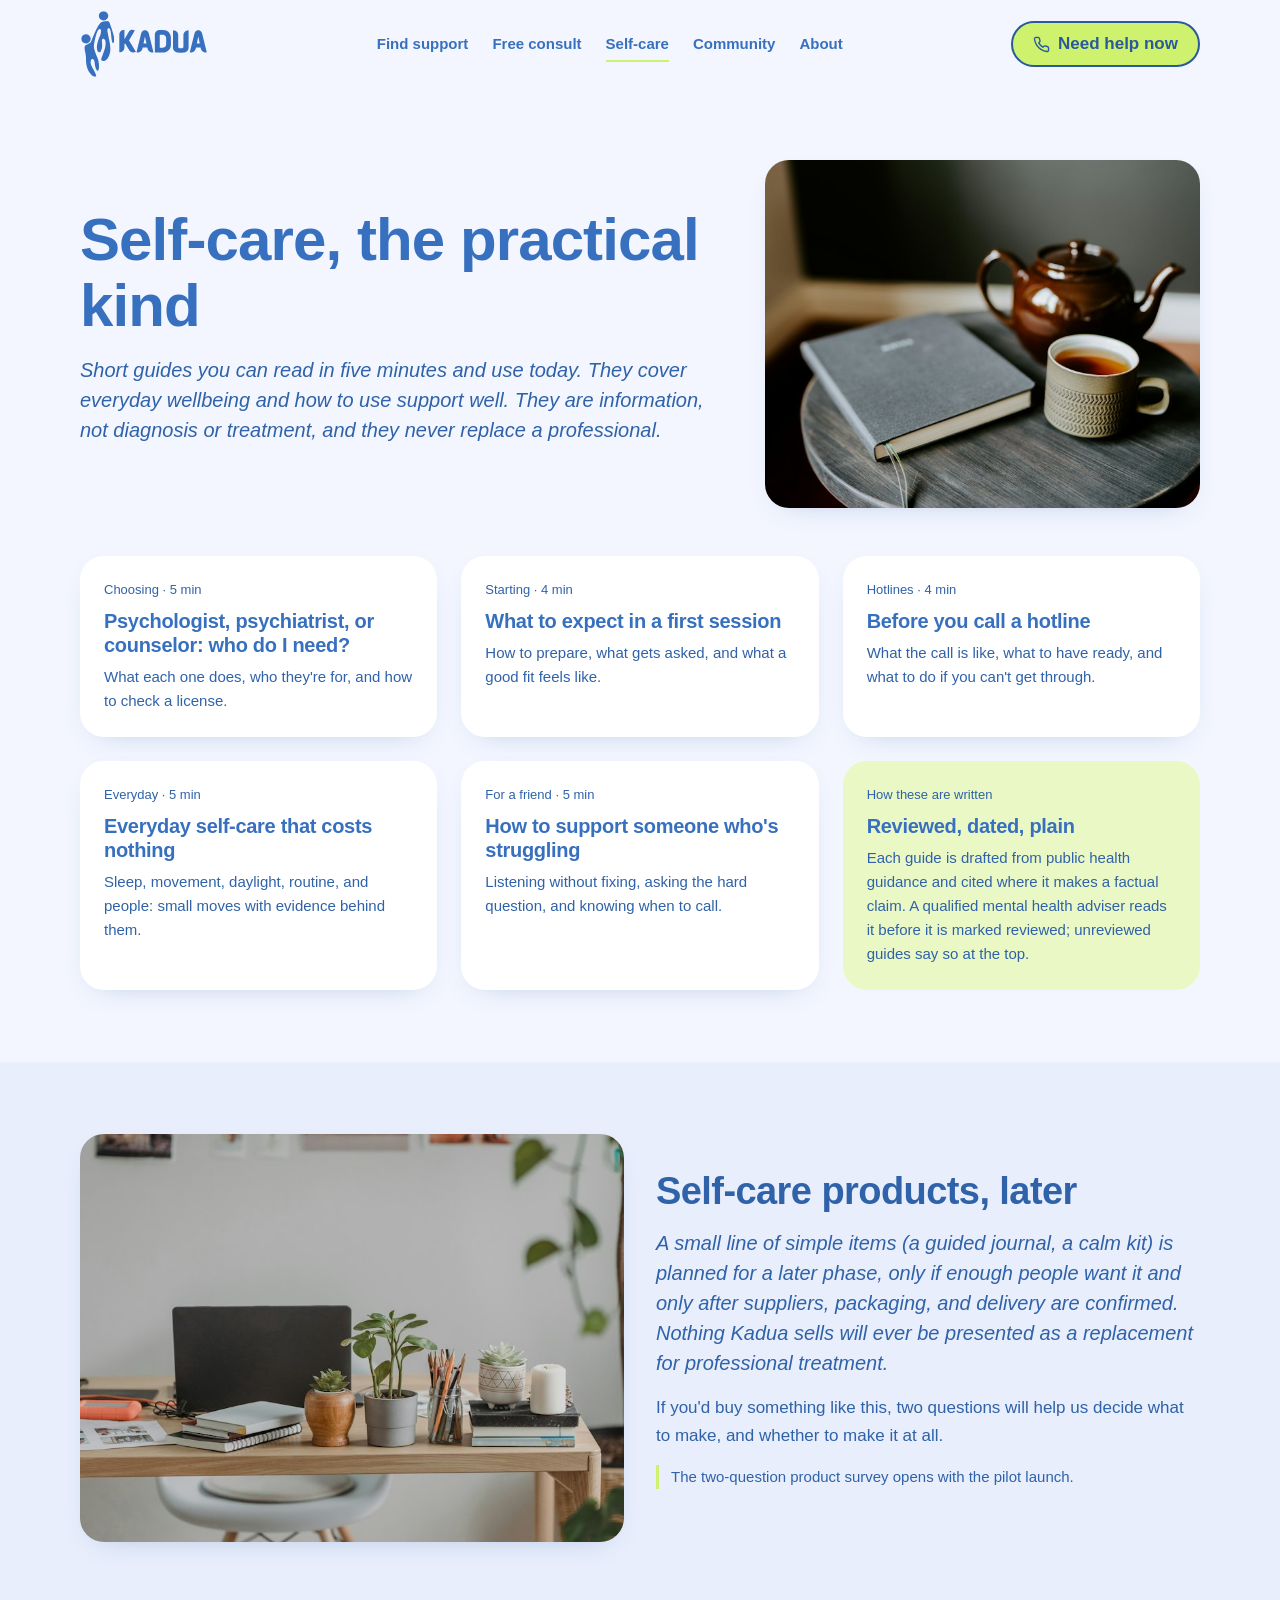
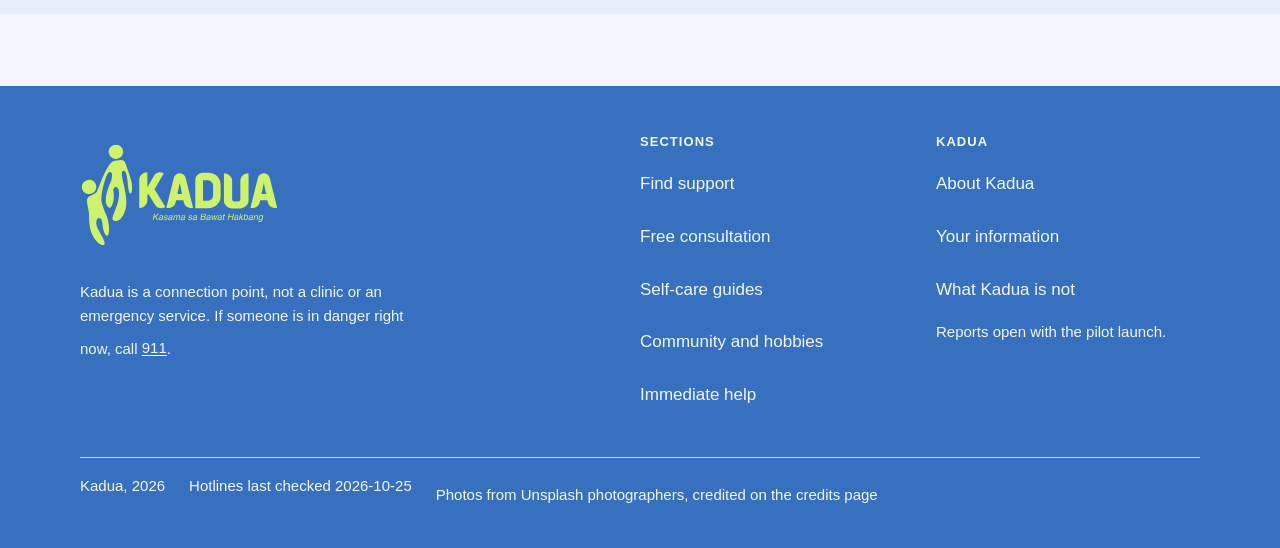
<file: self-care.html>
<!doctype html>
<html lang="en">
<head>
<meta charset="utf-8">
<meta name="viewport" content="width=device-width, initial-scale=1, viewport-fit=cover">
<title>Self-care guides · Kadua</title>
<meta name="description" content="Short, practical self-care guides in plain Filipino and English. Information, not treatment.">
<link rel="stylesheet" href="css/site.css?v=20261114d">
<link rel="icon" href="favicon.svg" type="image/svg+xml">
<meta name="theme-color" content="#f3f6ff">
</head>
<body class="has-sticky ">
<a class="skip" href="#main">Skip to content</a>
<header class="site-header">
  <div class="wrap nav">
    <a class="wordmark" href="index.html" aria-label="Kadua home"><img src="img/brand/kadua-logo-blue-notag.svg" alt="" width="752" height="398"></a>
    <ul class="nav__links">
      <li><a href="find-support.html">Find support</a></li>
      <li><a href="free-consult.html">Free consult</a></li>
      <li><a href="self-care.html" aria-current="page">Self-care</a></li>
      <li><a href="community.html">Community</a></li>
      <li><a href="about.html">About</a></li>
    </ul>
    <div class="nav__right">
      <a class="btn btn--urgent" href="immediate-help.html"><svg viewBox="0 0 24 24" aria-hidden="true" fill="none" stroke="currentColor" stroke-width="2" stroke-linecap="round" stroke-linejoin="round"><path d="M22 16.9v3a2 2 0 0 1-2.2 2 19.8 19.8 0 0 1-8.6-3.1 19.5 19.5 0 0 1-6-6A19.8 19.8 0 0 1 2.1 4.2 2 2 0 0 1 4.1 2h3a2 2 0 0 1 2 1.7c.1.9.4 1.8.7 2.7a2 2 0 0 1-.5 2.1L8 9.8a16 16 0 0 0 6 6l1.3-1.3a2 2 0 0 1 2.1-.4c.9.3 1.8.6 2.7.7a2 2 0 0 1 1.7 2z"/></svg> Need help now</a>
      <button class="nav-toggle" type="button" aria-expanded="false" aria-controls="site-menu" ><svg viewBox="0 0 24 24" aria-hidden="true" fill="none" stroke="currentColor" stroke-width="2" stroke-linecap="round"><path d="M4 7h16M4 12h16M4 17h16"/></svg><span class="nav-toggle__label">Menu</span></button>
    </div>
  </div>
  <nav class="sheet" id="site-menu" aria-label="Sections">
    <div class="wrap"><ul>
      <li><a href="find-support.html">Find support</a></li>
      <li><a href="free-consult.html">Free consultation</a></li>
      <li><a href="self-care.html">Self-care</a></li>
      <li><a href="community.html">Community</a></li>
      <li><a href="immediate-help.html">Immediate help</a></li>
      <li><a href="about.html">About Kadua</a></li>
    </ul></div>
  </nav>
</header>
<main id="main">
  <section class="wrap page-hero">
    <div data-reveal>
      <h1>Self-care, the practical kind</h1>
      <p class="lede">Short guides you can read in five minutes and use today. They cover everyday wellbeing and how to use support well. They are information, not diagnosis or treatment, and they never replace a professional.</p>
    </div>
    <div class="page-hero__photo d2" data-reveal><img src="img/journal-tea-1600.jpg" srcset="img/journal-tea-800.jpg 800w, img/journal-tea-1600.jpg 1600w" sizes="(min-width: 56rem) 35vw, 100vw" width="800" height="533" alt="A journal and a teapot in warm light"></div>
  </section>

  <section class="section pt-0">
    <div class="wrap">
      <h2 class="visually-hidden">Guides</h2>
      <ul class="cards cards--3">
        <li data-reveal><a class="card" href="guides/choosing-a-professional.html"><span class="meta">Choosing · 5 min</span><h3>Psychologist, psychiatrist, or counselor: who do I need?</h3><p>What each one does, who they're for, and how to check a license.</p></a></li>
        <li class="d1" data-reveal><a class="card" href="guides/first-session.html"><span class="meta">Starting · 4 min</span><h3>What to expect in a first session</h3><p>How to prepare, what gets asked, and what a good fit feels like.</p></a></li>
        <li class="d2" data-reveal><a class="card" href="guides/before-you-call.html"><span class="meta">Hotlines · 4 min</span><h3>Before you call a hotline</h3><p>What the call is like, what to have ready, and what to do if you can't get through.</p></a></li>
        <li class="d3" data-reveal><a class="card" href="guides/everyday-self-care.html"><span class="meta">Everyday · 5 min</span><h3>Everyday self-care that costs nothing</h3><p>Sleep, movement, daylight, routine, and people: small moves with evidence behind them.</p></a></li>
        <li class="d4" data-reveal><a class="card" href="guides/supporting-someone.html"><span class="meta">For a friend · 5 min</span><h3>How to support someone who's struggling</h3><p>Listening without fixing, asking the hard question, and knowing when to call.</p></a></li>
        <li class="d5" data-reveal><div class="card card--note"><span class="meta">How these are written</span><h3>Reviewed, dated, plain</h3><p>Each guide is drafted from public health guidance and cited where it makes a factual claim. A qualified mental health adviser reads it before it is marked reviewed; unreviewed guides say so at the top.</p></div></li>
      </ul>
    </div>
  </section>

  <section class="section section--tint">
    <div class="wrap split split--rev">
      <div data-reveal>
        <h2>Self-care products, later</h2>
        <p class="lede">A small line of simple items (a guided journal, a calm kit) is planned for a later phase, only if enough people want it and only after suppliers, packaging, and delivery are confirmed. Nothing Kadua sells will ever be presented as a replacement for professional treatment.</p>
        <p>If you'd buy something like this, two questions will help us decide what to make, and whether to make it at all.</p>
        <a class="btn" href="#" data-form="productInterest">Answer two questions</a>
      </div>
      <div class="split__photo d2" data-reveal><img src="img/desk-window-800.jpg" srcset="img/desk-window-800.jpg 800w, img/desk-window-1600.jpg 1600w" sizes="(min-width: 56rem) 45vw, 100vw" width="800" height="1000" alt="A study desk with plants beside a bright window" loading="lazy"></div>
    </div>
  </section>
</main>
<footer class="foot">
  <div class="wrap">
    <div class="foot__grid">
      <div>
        <a class="wordmark" href="index.html"><img src="img/brand/kadua-logo-lime.svg" alt="Kadua, Kasama sa Bawat Hakbang. Home" width="745" height="389"></a>
        <p class="muted max-40">Kadua is a connection point, not a clinic or an emergency service. If someone is in danger right now, call <a href="tel:911">911</a>.</p>
      </div>
      <div>
        <h3>Sections</h3>
        <ul>
          <li><a href="find-support.html">Find support</a></li>
          <li><a href="free-consult.html">Free consultation</a></li>
          <li><a href="self-care.html">Self-care guides</a></li>
          <li><a href="community.html">Community and hobbies</a></li>
          <li><a href="immediate-help.html">Immediate help</a></li>
        </ul>
      </div>
      <div>
        <h3>Kadua</h3>
        <ul>
          <li><a href="about.html">About Kadua</a></li>
          <li><a href="about.html#privacy">Your information</a></li>
          <li><a href="about.html#limits">What Kadua is not</a></li>
          <li><a href="#" data-form="feedback">Report a wrong number or link</a></li>
        </ul>
      </div>
    </div>
    <div class="foot__base">
      <span>Kadua, <span data-year>2026</span></span>
      <span>Hotlines last checked <span data-last-checked>2026-10-25</span></span>
      <span>Photos from Unsplash photographers, credited on the <a href="credits.html">credits page</a></span>
    </div>
  </div>
</footer>
<aside class="cta-sticky" aria-label="Immediate help">
  <span>Kailangan mo ba ng tulong ngayon?</span>
  <a class="btn btn--urgent" href="immediate-help.html"><svg viewBox="0 0 24 24" aria-hidden="true" fill="none" stroke="currentColor" stroke-width="2" stroke-linecap="round" stroke-linejoin="round"><path d="M22 16.9v3a2 2 0 0 1-2.2 2 19.8 19.8 0 0 1-8.6-3.1 19.5 19.5 0 0 1-6-6A19.8 19.8 0 0 1 2.1 4.2 2 2 0 0 1 4.1 2h3a2 2 0 0 1 2 1.7c.1.9.4 1.8.7 2.7a2 2 0 0 1-.5 2.1L8 9.8a16 16 0 0 0 6 6l1.3-1.3a2 2 0 0 1 2.1-.4c.9.3 1.8.6 2.7.7a2 2 0 0 1 1.7 2z"/></svg> Need help now</a>
</aside>
<script src="js/config.js?v=20261114d"></script>
<script src="data/providers.js"></script>
<script src="data/communities.js"></script>
<script src="js/site.js?v=20261114d"></script>
<script src="js/motion.js"></script>
</body>
</html>
</file>
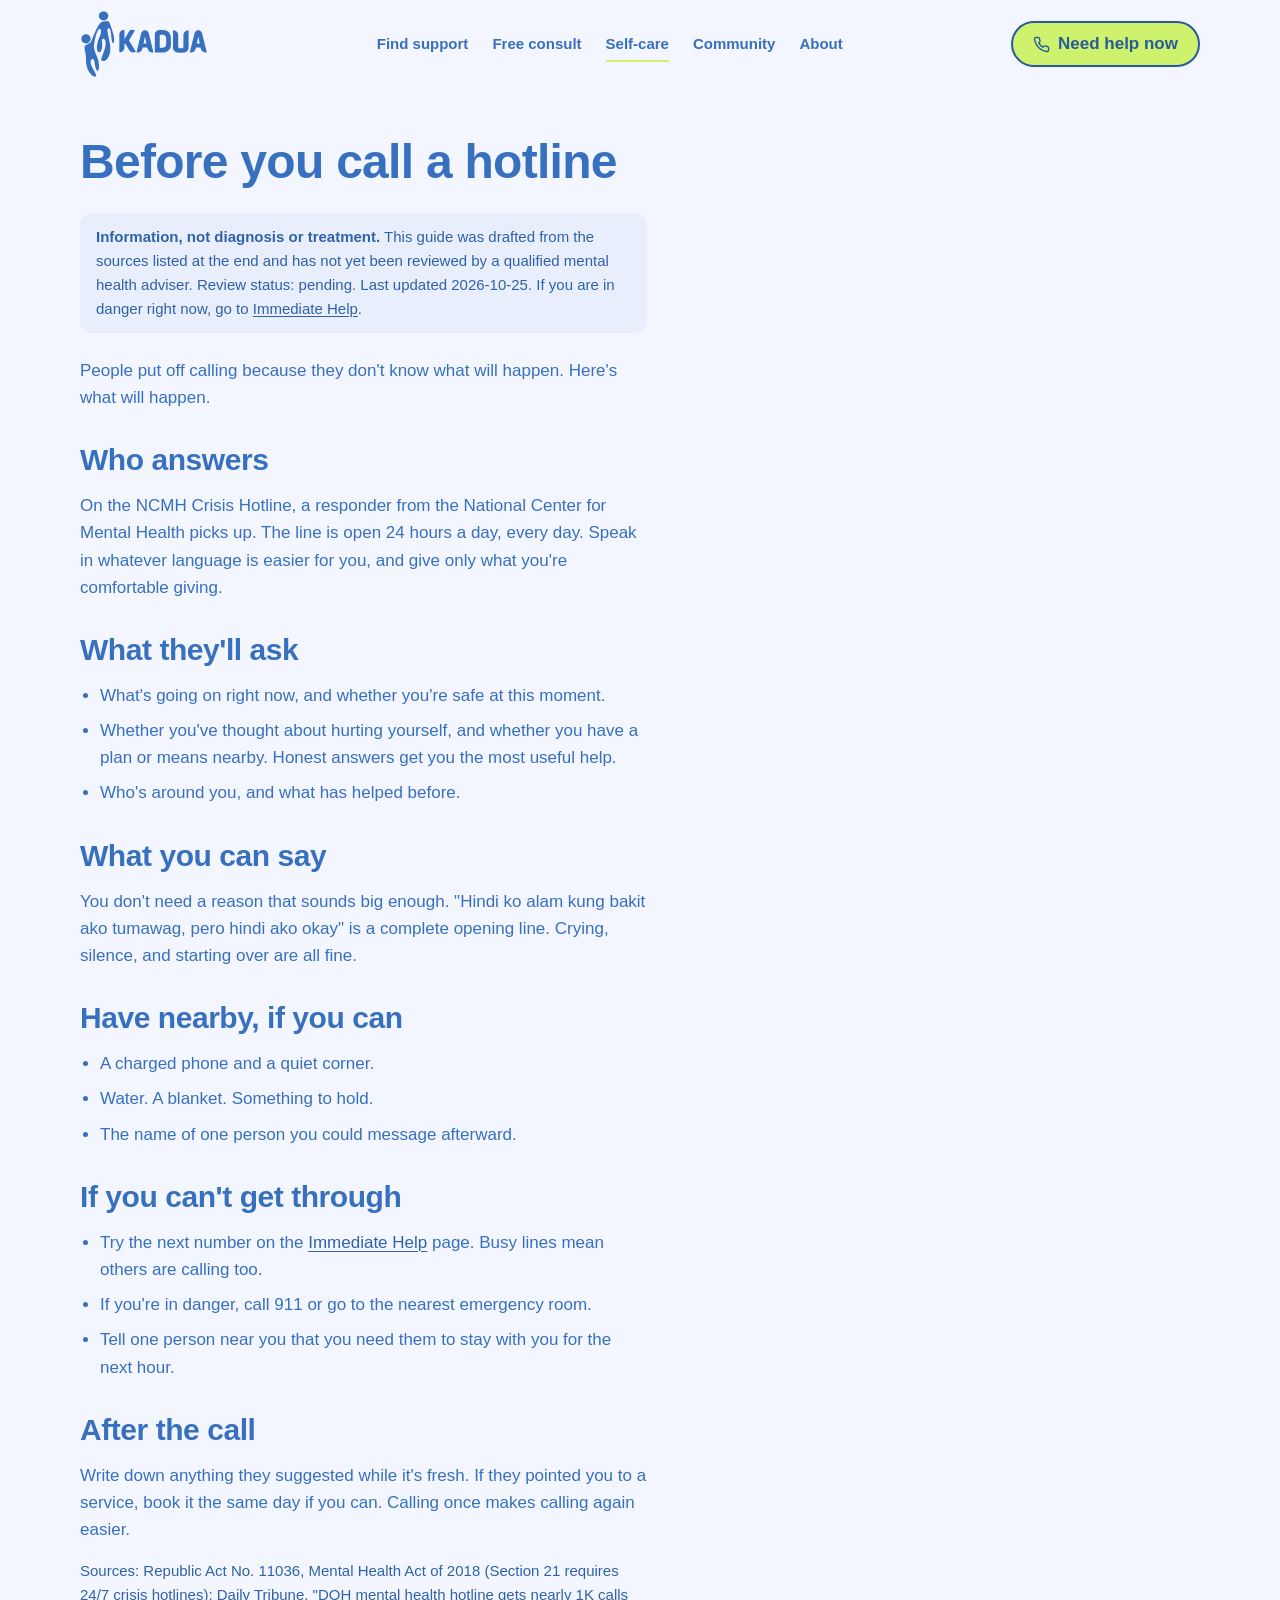
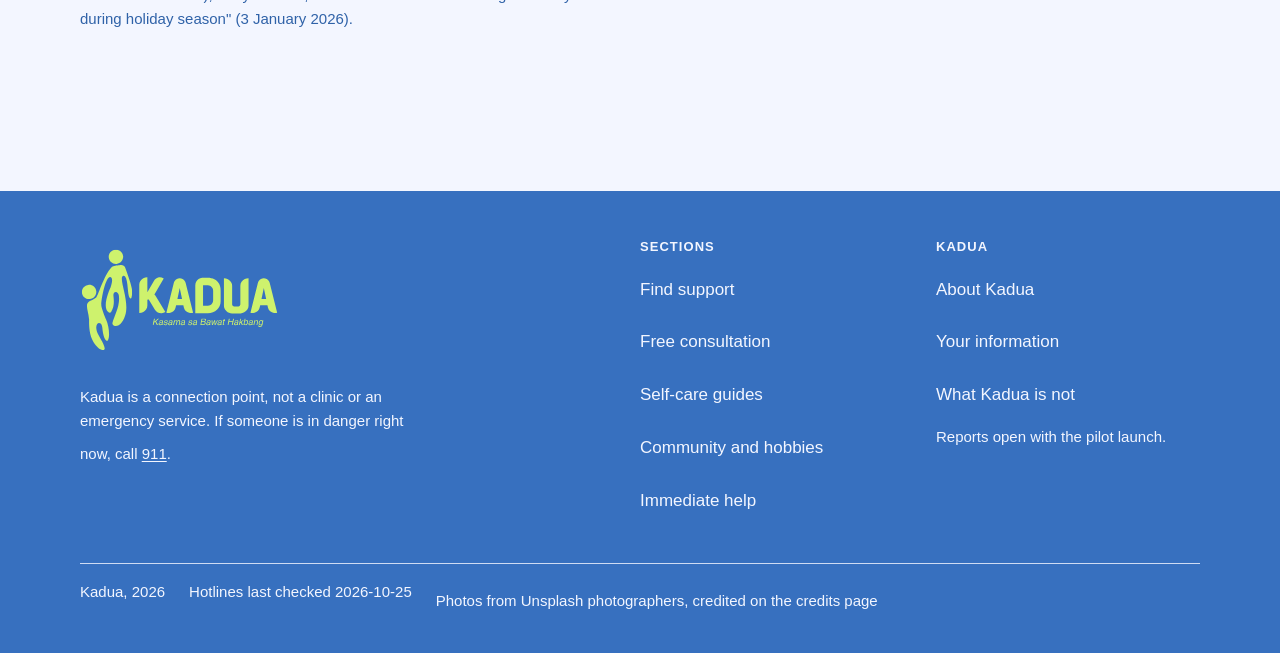
<file: guides/before-you-call.html>
<!doctype html>
<html lang="en">
<head>
<meta charset="utf-8">
<meta name="viewport" content="width=device-width, initial-scale=1, viewport-fit=cover">
<title>Before you call a hotline · Kadua</title>
<meta name="description" content="What a crisis hotline call is like in the Philippines, what to have ready, and what to do if you can't get through.">
<link rel="stylesheet" href="../css/site.css?v=20261114d">
<link rel="icon" href="../favicon.svg" type="image/svg+xml">
<meta name="theme-color" content="#f3f6ff">
</head>
<body class="has-sticky ">
<a class="skip" href="#main">Skip to content</a>
<header class="site-header">
  <div class="wrap nav">
    <a class="wordmark" href="../index.html" aria-label="Kadua home"><img src="../img/brand/kadua-logo-blue-notag.svg" alt="" width="752" height="398"></a>
    <ul class="nav__links">
      <li><a href="../find-support.html">Find support</a></li>
      <li><a href="../free-consult.html">Free consult</a></li>
      <li><a href="../self-care.html" aria-current="page">Self-care</a></li>
      <li><a href="../community.html">Community</a></li>
      <li><a href="../about.html">About</a></li>
    </ul>
    <div class="nav__right">
      <a class="btn btn--urgent" href="../immediate-help.html"><svg viewBox="0 0 24 24" aria-hidden="true" fill="none" stroke="currentColor" stroke-width="2" stroke-linecap="round" stroke-linejoin="round"><path d="M22 16.9v3a2 2 0 0 1-2.2 2 19.8 19.8 0 0 1-8.6-3.1 19.5 19.5 0 0 1-6-6A19.8 19.8 0 0 1 2.1 4.2 2 2 0 0 1 4.1 2h3a2 2 0 0 1 2 1.7c.1.9.4 1.8.7 2.7a2 2 0 0 1-.5 2.1L8 9.8a16 16 0 0 0 6 6l1.3-1.3a2 2 0 0 1 2.1-.4c.9.3 1.8.6 2.7.7a2 2 0 0 1 1.7 2z"/></svg> Need help now</a>
      <button class="nav-toggle" type="button" aria-expanded="false" aria-controls="site-menu" ><svg viewBox="0 0 24 24" aria-hidden="true" fill="none" stroke="currentColor" stroke-width="2" stroke-linecap="round"><path d="M4 7h16M4 12h16M4 17h16"/></svg><span class="nav-toggle__label">Menu</span></button>
    </div>
  </div>
  <nav class="sheet" id="site-menu" aria-label="Sections">
    <div class="wrap"><ul>
      <li><a href="../find-support.html">Find support</a></li>
      <li><a href="../free-consult.html">Free consultation</a></li>
      <li><a href="../self-care.html">Self-care</a></li>
      <li><a href="../community.html">Community</a></li>
      <li><a href="../immediate-help.html">Immediate help</a></li>
      <li><a href="../about.html">About Kadua</a></li>
    </ul></div>
  </nav>
</header>
<div class="wrap"><main id="main"><article class="article">
<h1>Before you call a hotline</h1>
<p class="note"><strong>Information, not diagnosis or treatment.</strong> This guide was drafted from the sources listed at the end and has not yet been reviewed by a qualified mental health adviser. Review status: pending. Last updated 2026-10-25. If you are in danger right now, go to <a href="../immediate-help.html">Immediate Help</a>.</p>
<p>People put off calling because they don't know what will happen. Here's what will happen.</p>
<h2>Who answers</h2>
<p>On the NCMH Crisis Hotline, a responder from the National Center for Mental Health picks up. The line is open 24 hours a day, every day. Speak in whatever language is easier for you, and give only what you're comfortable giving.</p>
<h2>What they'll ask</h2>
<ul>
<li>What's going on right now, and whether you're safe at this moment.</li>
<li>Whether you've thought about hurting yourself, and whether you have a plan or means nearby. Honest answers get you the most useful help.</li>
<li>Who's around you, and what has helped before.</li>
</ul>
<h2>What you can say</h2>
<p>You don't need a reason that sounds big enough. "Hindi ko alam kung bakit ako tumawag, pero hindi ako okay" is a complete opening line. Crying, silence, and starting over are all fine.</p>
<h2>Have nearby, if you can</h2>
<ul>
<li>A charged phone and a quiet corner.</li>
<li>Water. A blanket. Something to hold.</li>
<li>The name of one person you could message afterward.</li>
</ul>
<h2>If you can't get through</h2>
<ul>
<li>Try the next number on the <a href="../immediate-help.html">Immediate Help</a> page. Busy lines mean others are calling too.</li>
<li>If you're in danger, call 911 or go to the nearest emergency room.</li>
<li>Tell one person near you that you need them to stay with you for the next hour.</li>
</ul>
<h2>After the call</h2>
<p>Write down anything they suggested while it's fresh. If they pointed you to a service, book it the same day if you can. Calling once makes calling again easier.</p>
<p class="muted">Sources: Republic Act No. 11036, Mental Health Act of 2018 (Section 21 requires 24/7 crisis hotlines); Daily Tribune, "DOH mental health hotline gets nearly 1K calls during holiday season" (3 January 2026).</p>
</article></main></div>
<footer class="foot">
  <div class="wrap">
    <div class="foot__grid">
      <div>
        <a class="wordmark" href="../index.html"><img src="../img/brand/kadua-logo-lime.svg" alt="Kadua, Kasama sa Bawat Hakbang. Home" width="745" height="389"></a>
        <p class="muted max-40">Kadua is a connection point, not a clinic or an emergency service. If someone is in danger right now, call <a href="tel:911">911</a>.</p>
      </div>
      <div>
        <h3>Sections</h3>
        <ul>
          <li><a href="../find-support.html">Find support</a></li>
          <li><a href="../free-consult.html">Free consultation</a></li>
          <li><a href="../self-care.html">Self-care guides</a></li>
          <li><a href="../community.html">Community and hobbies</a></li>
          <li><a href="../immediate-help.html">Immediate help</a></li>
        </ul>
      </div>
      <div>
        <h3>Kadua</h3>
        <ul>
          <li><a href="../about.html">About Kadua</a></li>
          <li><a href="../about.html#privacy">Your information</a></li>
          <li><a href="../about.html#limits">What Kadua is not</a></li>
          <li><a href="#" data-form="feedback">Report a wrong number or link</a></li>
        </ul>
      </div>
    </div>
    <div class="foot__base">
      <span>Kadua, <span data-year>2026</span></span>
      <span>Hotlines last checked <span data-last-checked>2026-10-25</span></span>
      <span>Photos from Unsplash photographers, credited on the <a href="../credits.html">credits page</a></span>
    </div>
  </div>
</footer>
<aside class="cta-sticky" aria-label="Immediate help">
  <span>Kailangan mo ba ng tulong ngayon?</span>
  <a class="btn btn--urgent" href="../immediate-help.html"><svg viewBox="0 0 24 24" aria-hidden="true" fill="none" stroke="currentColor" stroke-width="2" stroke-linecap="round" stroke-linejoin="round"><path d="M22 16.9v3a2 2 0 0 1-2.2 2 19.8 19.8 0 0 1-8.6-3.1 19.5 19.5 0 0 1-6-6A19.8 19.8 0 0 1 2.1 4.2 2 2 0 0 1 4.1 2h3a2 2 0 0 1 2 1.7c.1.9.4 1.8.7 2.7a2 2 0 0 1-.5 2.1L8 9.8a16 16 0 0 0 6 6l1.3-1.3a2 2 0 0 1 2.1-.4c.9.3 1.8.6 2.7.7a2 2 0 0 1 1.7 2z"/></svg> Need help now</a>
</aside>
<script src="../js/config.js?v=20261114d"></script>
<script src="../data/providers.js"></script>
<script src="../data/communities.js"></script>
<script src="../js/site.js?v=20261114d"></script>
<script src="../js/motion.js"></script>
</body>
</html>
</file>
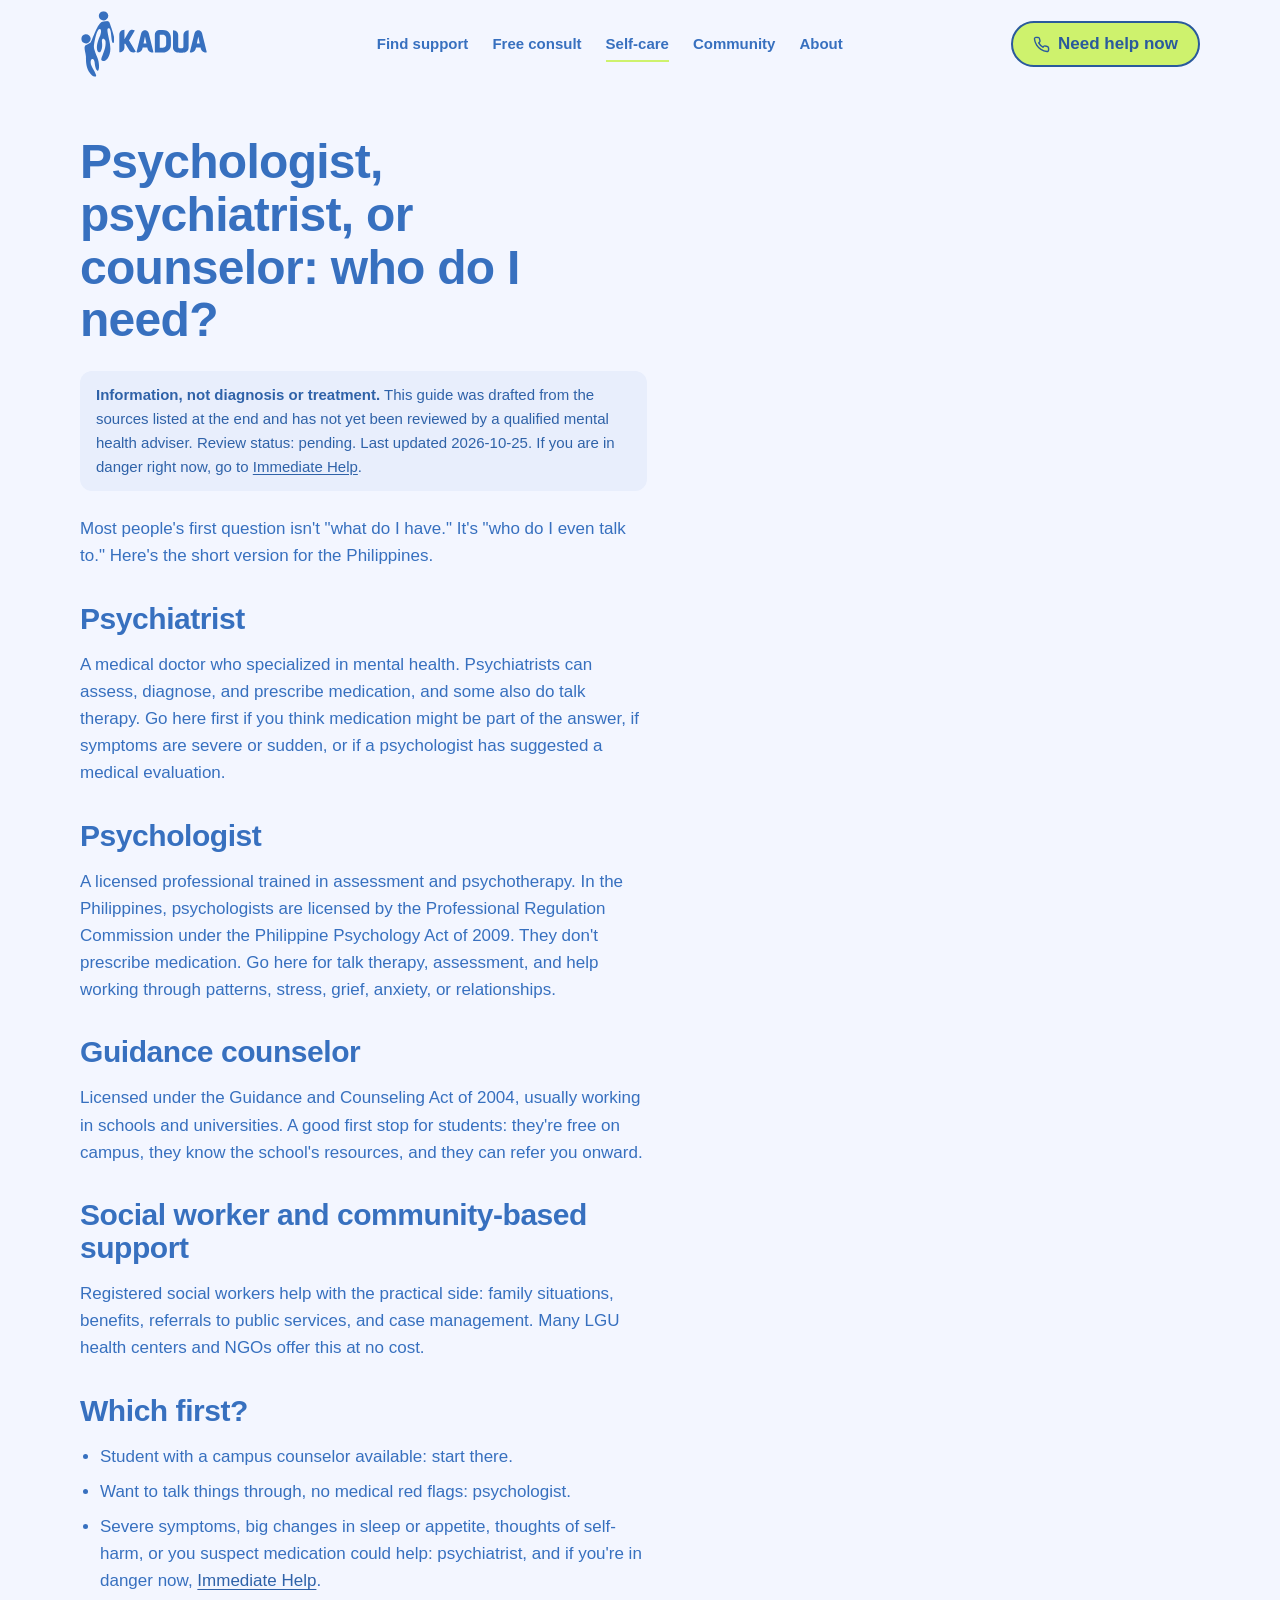
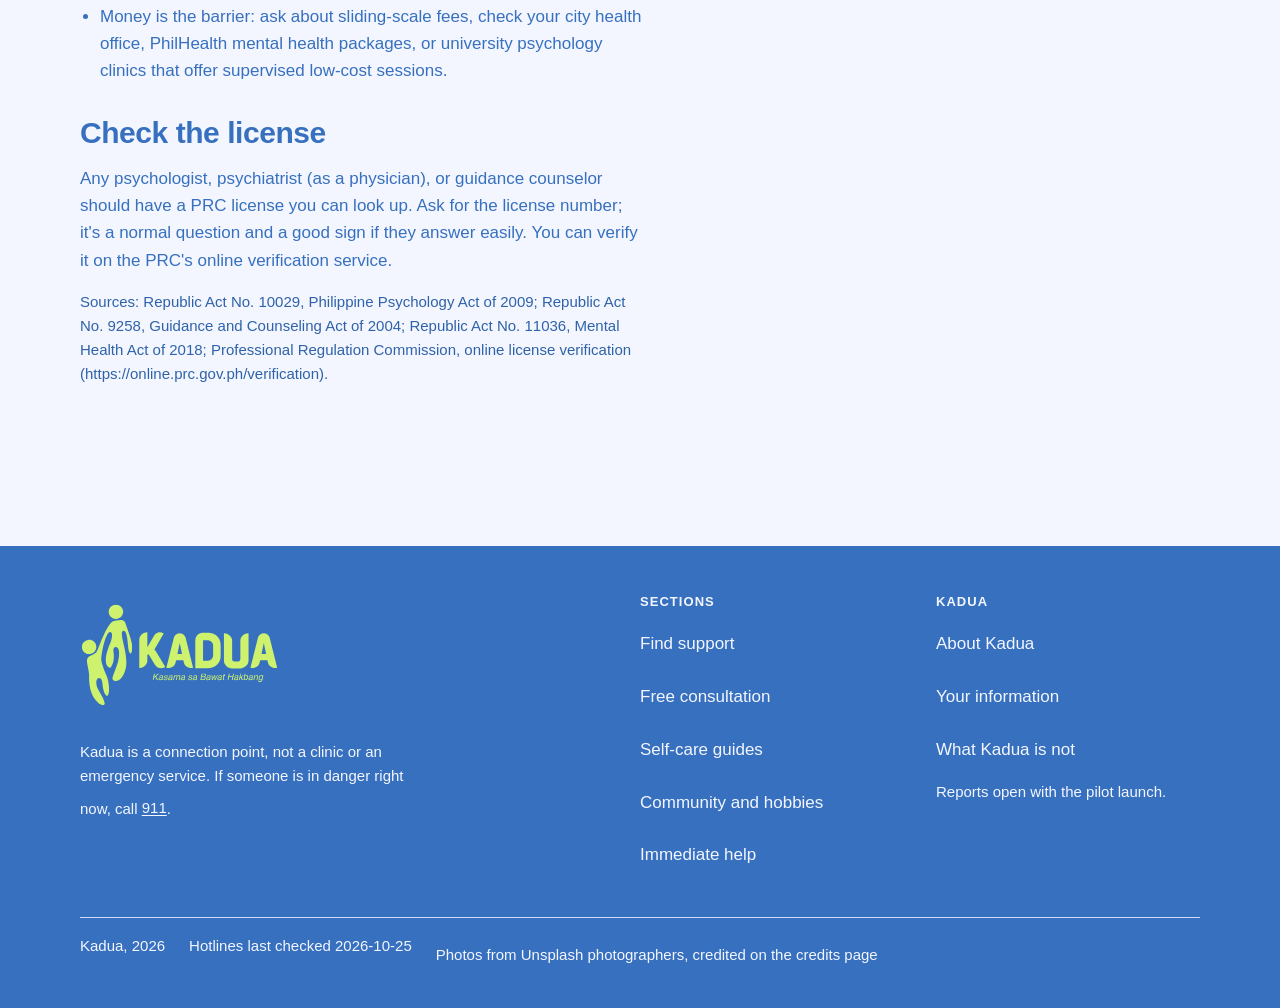
<file: guides/choosing-a-professional.html>
<!doctype html>
<html lang="en">
<head>
<meta charset="utf-8">
<meta name="viewport" content="width=device-width, initial-scale=1, viewport-fit=cover">
<title>Psychologist, psychiatrist, or counselor? · Kadua</title>
<meta name="description" content="What psychologists, psychiatrists, guidance counselors, and social workers do in the Philippines, who they're for, and how to check a license.">
<link rel="stylesheet" href="../css/site.css?v=20261114d">
<link rel="icon" href="../favicon.svg" type="image/svg+xml">
<meta name="theme-color" content="#f3f6ff">
</head>
<body class="has-sticky ">
<a class="skip" href="#main">Skip to content</a>
<header class="site-header">
  <div class="wrap nav">
    <a class="wordmark" href="../index.html" aria-label="Kadua home"><img src="../img/brand/kadua-logo-blue-notag.svg" alt="" width="752" height="398"></a>
    <ul class="nav__links">
      <li><a href="../find-support.html">Find support</a></li>
      <li><a href="../free-consult.html">Free consult</a></li>
      <li><a href="../self-care.html" aria-current="page">Self-care</a></li>
      <li><a href="../community.html">Community</a></li>
      <li><a href="../about.html">About</a></li>
    </ul>
    <div class="nav__right">
      <a class="btn btn--urgent" href="../immediate-help.html"><svg viewBox="0 0 24 24" aria-hidden="true" fill="none" stroke="currentColor" stroke-width="2" stroke-linecap="round" stroke-linejoin="round"><path d="M22 16.9v3a2 2 0 0 1-2.2 2 19.8 19.8 0 0 1-8.6-3.1 19.5 19.5 0 0 1-6-6A19.8 19.8 0 0 1 2.1 4.2 2 2 0 0 1 4.1 2h3a2 2 0 0 1 2 1.7c.1.9.4 1.8.7 2.7a2 2 0 0 1-.5 2.1L8 9.8a16 16 0 0 0 6 6l1.3-1.3a2 2 0 0 1 2.1-.4c.9.3 1.8.6 2.7.7a2 2 0 0 1 1.7 2z"/></svg> Need help now</a>
      <button class="nav-toggle" type="button" aria-expanded="false" aria-controls="site-menu" ><svg viewBox="0 0 24 24" aria-hidden="true" fill="none" stroke="currentColor" stroke-width="2" stroke-linecap="round"><path d="M4 7h16M4 12h16M4 17h16"/></svg><span class="nav-toggle__label">Menu</span></button>
    </div>
  </div>
  <nav class="sheet" id="site-menu" aria-label="Sections">
    <div class="wrap"><ul>
      <li><a href="../find-support.html">Find support</a></li>
      <li><a href="../free-consult.html">Free consultation</a></li>
      <li><a href="../self-care.html">Self-care</a></li>
      <li><a href="../community.html">Community</a></li>
      <li><a href="../immediate-help.html">Immediate help</a></li>
      <li><a href="../about.html">About Kadua</a></li>
    </ul></div>
  </nav>
</header>
<div class="wrap"><main id="main"><article class="article">
<h1>Psychologist, psychiatrist, or counselor: who do I need?</h1>
<p class="note"><strong>Information, not diagnosis or treatment.</strong> This guide was drafted from the sources listed at the end and has not yet been reviewed by a qualified mental health adviser. Review status: pending. Last updated 2026-10-25. If you are in danger right now, go to <a href="../immediate-help.html">Immediate Help</a>.</p>
<p>Most people's first question isn't "what do I have." It's "who do I even talk to." Here's the short version for the Philippines.</p>
<h2>Psychiatrist</h2>
<p>A medical doctor who specialized in mental health. Psychiatrists can assess, diagnose, and prescribe medication, and some also do talk therapy. Go here first if you think medication might be part of the answer, if symptoms are severe or sudden, or if a psychologist has suggested a medical evaluation.</p>
<h2>Psychologist</h2>
<p>A licensed professional trained in assessment and psychotherapy. In the Philippines, psychologists are licensed by the Professional Regulation Commission under the Philippine Psychology Act of 2009. They don't prescribe medication. Go here for talk therapy, assessment, and help working through patterns, stress, grief, anxiety, or relationships.</p>
<h2>Guidance counselor</h2>
<p>Licensed under the Guidance and Counseling Act of 2004, usually working in schools and universities. A good first stop for students: they're free on campus, they know the school's resources, and they can refer you onward.</p>
<h2>Social worker and community-based support</h2>
<p>Registered social workers help with the practical side: family situations, benefits, referrals to public services, and case management. Many LGU health centers and NGOs offer this at no cost.</p>
<h2>Which first?</h2>
<ul>
<li>Student with a campus counselor available: start there.</li>
<li>Want to talk things through, no medical red flags: psychologist.</li>
<li>Severe symptoms, big changes in sleep or appetite, thoughts of self-harm, or you suspect medication could help: psychiatrist, and if you're in danger now, <a href="../immediate-help.html">Immediate Help</a>.</li>
<li>Money is the barrier: ask about sliding-scale fees, check your city health office, PhilHealth mental health packages, or university psychology clinics that offer supervised low-cost sessions.</li>
</ul>
<h2>Check the license</h2>
<p>Any psychologist, psychiatrist (as a physician), or guidance counselor should have a PRC license you can look up. Ask for the license number; it's a normal question and a good sign if they answer easily. You can verify it on the PRC's online verification service.</p>
<p class="muted">Sources: Republic Act No. 10029, Philippine Psychology Act of 2009; Republic Act No. 9258, Guidance and Counseling Act of 2004; Republic Act No. 11036, Mental Health Act of 2018; Professional Regulation Commission, online license verification (https://online.prc.gov.ph/verification).</p>
</article></main></div>
<footer class="foot">
  <div class="wrap">
    <div class="foot__grid">
      <div>
        <a class="wordmark" href="../index.html"><img src="../img/brand/kadua-logo-lime.svg" alt="Kadua, Kasama sa Bawat Hakbang. Home" width="745" height="389"></a>
        <p class="muted max-40">Kadua is a connection point, not a clinic or an emergency service. If someone is in danger right now, call <a href="tel:911">911</a>.</p>
      </div>
      <div>
        <h3>Sections</h3>
        <ul>
          <li><a href="../find-support.html">Find support</a></li>
          <li><a href="../free-consult.html">Free consultation</a></li>
          <li><a href="../self-care.html">Self-care guides</a></li>
          <li><a href="../community.html">Community and hobbies</a></li>
          <li><a href="../immediate-help.html">Immediate help</a></li>
        </ul>
      </div>
      <div>
        <h3>Kadua</h3>
        <ul>
          <li><a href="../about.html">About Kadua</a></li>
          <li><a href="../about.html#privacy">Your information</a></li>
          <li><a href="../about.html#limits">What Kadua is not</a></li>
          <li><a href="#" data-form="feedback">Report a wrong number or link</a></li>
        </ul>
      </div>
    </div>
    <div class="foot__base">
      <span>Kadua, <span data-year>2026</span></span>
      <span>Hotlines last checked <span data-last-checked>2026-10-25</span></span>
      <span>Photos from Unsplash photographers, credited on the <a href="../credits.html">credits page</a></span>
    </div>
  </div>
</footer>
<aside class="cta-sticky" aria-label="Immediate help">
  <span>Kailangan mo ba ng tulong ngayon?</span>
  <a class="btn btn--urgent" href="../immediate-help.html"><svg viewBox="0 0 24 24" aria-hidden="true" fill="none" stroke="currentColor" stroke-width="2" stroke-linecap="round" stroke-linejoin="round"><path d="M22 16.9v3a2 2 0 0 1-2.2 2 19.8 19.8 0 0 1-8.6-3.1 19.5 19.5 0 0 1-6-6A19.8 19.8 0 0 1 2.1 4.2 2 2 0 0 1 4.1 2h3a2 2 0 0 1 2 1.7c.1.9.4 1.8.7 2.7a2 2 0 0 1-.5 2.1L8 9.8a16 16 0 0 0 6 6l1.3-1.3a2 2 0 0 1 2.1-.4c.9.3 1.8.6 2.7.7a2 2 0 0 1 1.7 2z"/></svg> Need help now</a>
</aside>
<script src="../js/config.js?v=20261114d"></script>
<script src="../data/providers.js"></script>
<script src="../data/communities.js"></script>
<script src="../js/site.js?v=20261114d"></script>
<script src="../js/motion.js"></script>
</body>
</html>
</file>
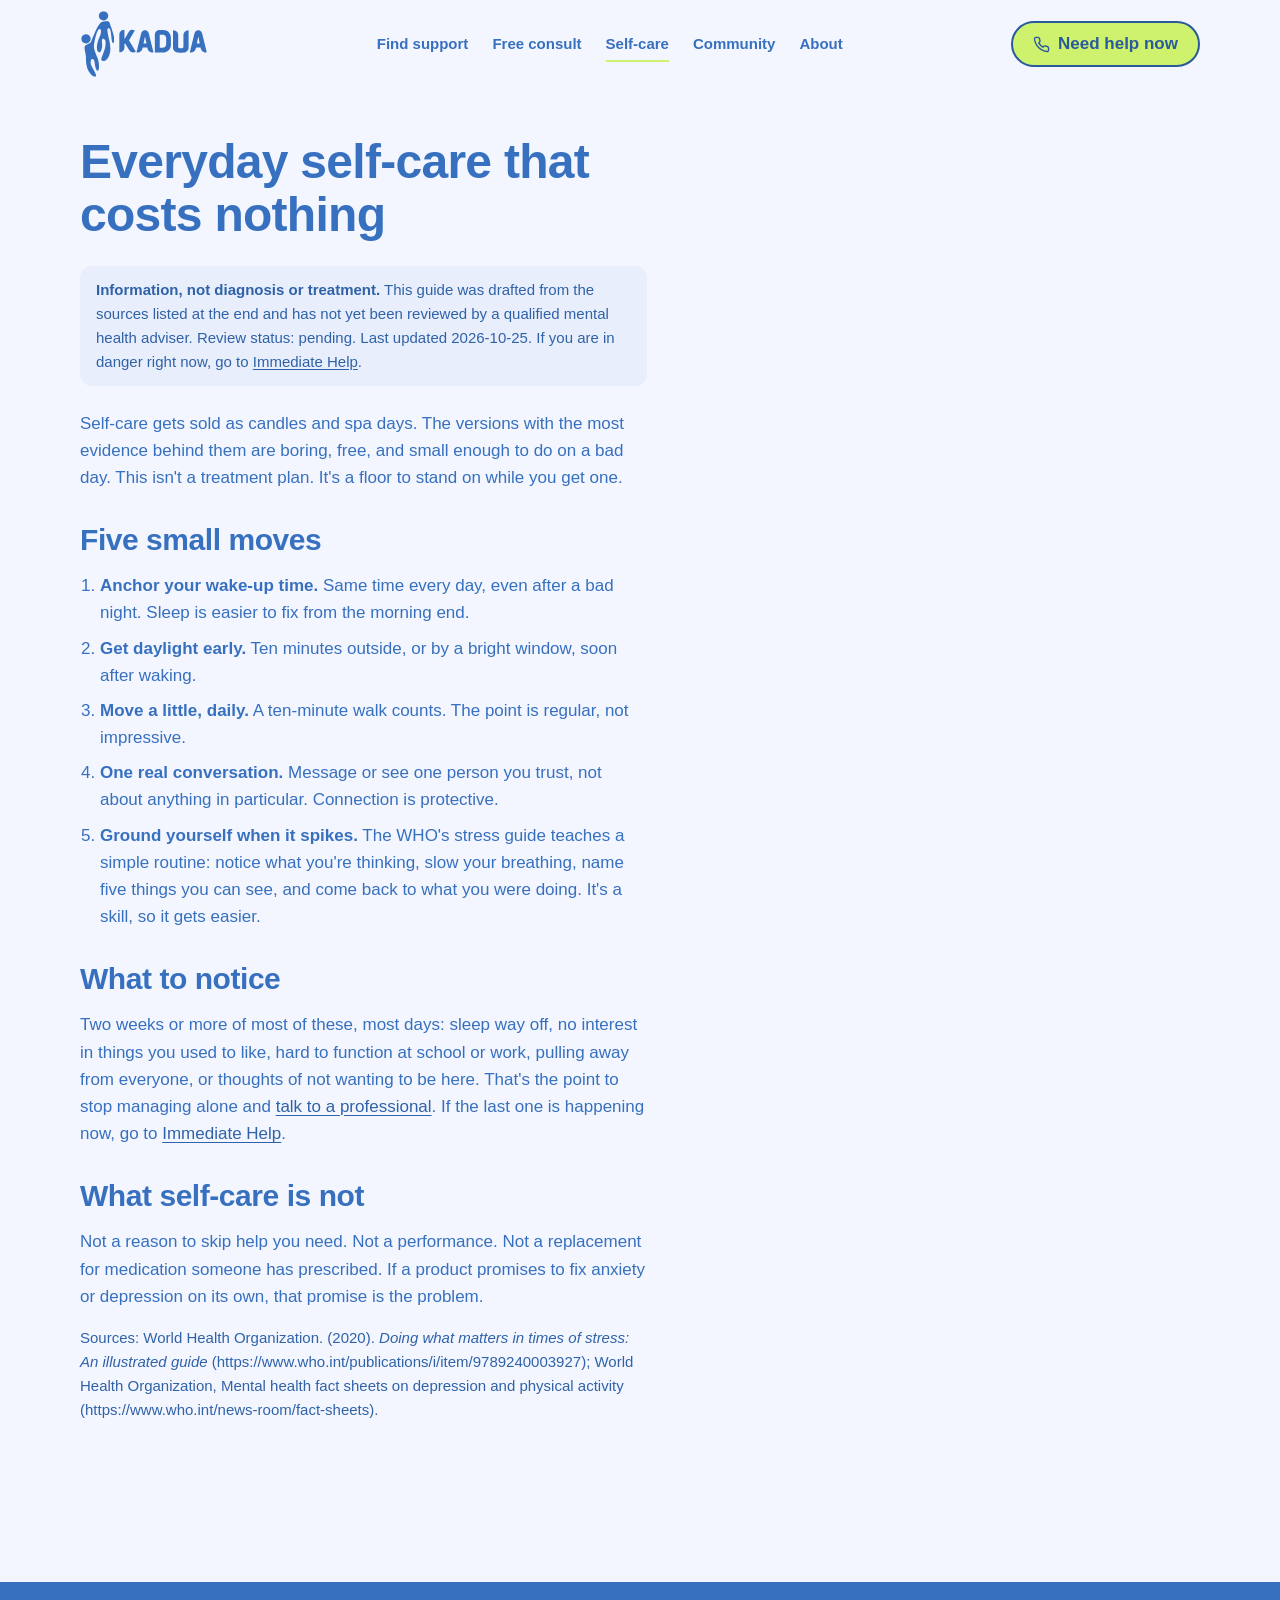
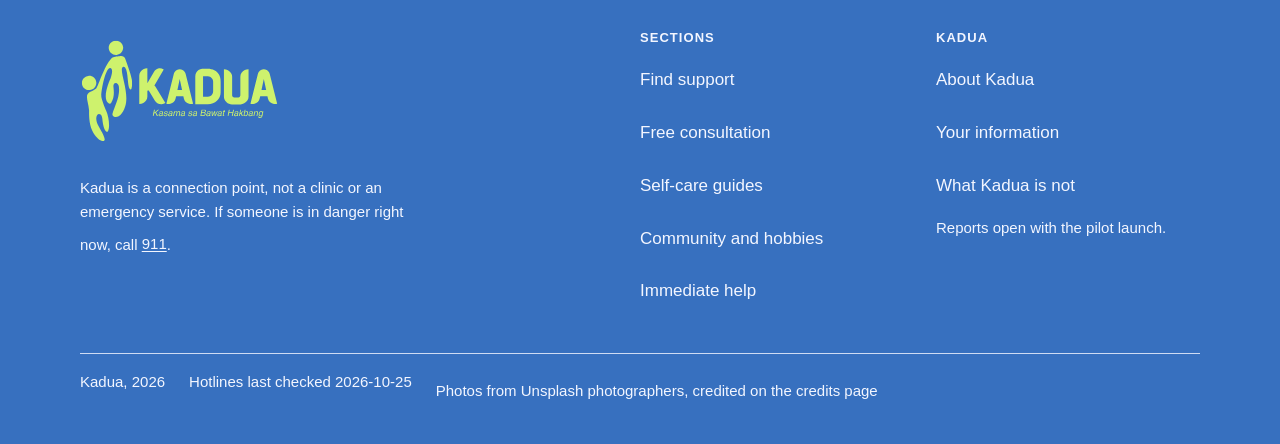
<file: guides/everyday-self-care.html>
<!doctype html>
<html lang="en">
<head>
<meta charset="utf-8">
<meta name="viewport" content="width=device-width, initial-scale=1, viewport-fit=cover">
<title>Everyday self-care that costs nothing · Kadua</title>
<meta name="description" content="Sleep, movement, daylight, routine, and people: small, evidence-backed moves for everyday wellbeing.">
<link rel="stylesheet" href="../css/site.css?v=20261114d">
<link rel="icon" href="../favicon.svg" type="image/svg+xml">
<meta name="theme-color" content="#f3f6ff">
</head>
<body class="has-sticky ">
<a class="skip" href="#main">Skip to content</a>
<header class="site-header">
  <div class="wrap nav">
    <a class="wordmark" href="../index.html" aria-label="Kadua home"><img src="../img/brand/kadua-logo-blue-notag.svg" alt="" width="752" height="398"></a>
    <ul class="nav__links">
      <li><a href="../find-support.html">Find support</a></li>
      <li><a href="../free-consult.html">Free consult</a></li>
      <li><a href="../self-care.html" aria-current="page">Self-care</a></li>
      <li><a href="../community.html">Community</a></li>
      <li><a href="../about.html">About</a></li>
    </ul>
    <div class="nav__right">
      <a class="btn btn--urgent" href="../immediate-help.html"><svg viewBox="0 0 24 24" aria-hidden="true" fill="none" stroke="currentColor" stroke-width="2" stroke-linecap="round" stroke-linejoin="round"><path d="M22 16.9v3a2 2 0 0 1-2.2 2 19.8 19.8 0 0 1-8.6-3.1 19.5 19.5 0 0 1-6-6A19.8 19.8 0 0 1 2.1 4.2 2 2 0 0 1 4.1 2h3a2 2 0 0 1 2 1.7c.1.9.4 1.8.7 2.7a2 2 0 0 1-.5 2.1L8 9.8a16 16 0 0 0 6 6l1.3-1.3a2 2 0 0 1 2.1-.4c.9.3 1.8.6 2.7.7a2 2 0 0 1 1.7 2z"/></svg> Need help now</a>
      <button class="nav-toggle" type="button" aria-expanded="false" aria-controls="site-menu" ><svg viewBox="0 0 24 24" aria-hidden="true" fill="none" stroke="currentColor" stroke-width="2" stroke-linecap="round"><path d="M4 7h16M4 12h16M4 17h16"/></svg><span class="nav-toggle__label">Menu</span></button>
    </div>
  </div>
  <nav class="sheet" id="site-menu" aria-label="Sections">
    <div class="wrap"><ul>
      <li><a href="../find-support.html">Find support</a></li>
      <li><a href="../free-consult.html">Free consultation</a></li>
      <li><a href="../self-care.html">Self-care</a></li>
      <li><a href="../community.html">Community</a></li>
      <li><a href="../immediate-help.html">Immediate help</a></li>
      <li><a href="../about.html">About Kadua</a></li>
    </ul></div>
  </nav>
</header>
<div class="wrap"><main id="main"><article class="article">
<h1>Everyday self-care that costs nothing</h1>
<p class="note"><strong>Information, not diagnosis or treatment.</strong> This guide was drafted from the sources listed at the end and has not yet been reviewed by a qualified mental health adviser. Review status: pending. Last updated 2026-10-25. If you are in danger right now, go to <a href="../immediate-help.html">Immediate Help</a>.</p>
<p>Self-care gets sold as candles and spa days. The versions with the most evidence behind them are boring, free, and small enough to do on a bad day. This isn't a treatment plan. It's a floor to stand on while you get one.</p>
<h2>Five small moves</h2>
<ol>
<li><strong>Anchor your wake-up time.</strong> Same time every day, even after a bad night. Sleep is easier to fix from the morning end.</li>
<li><strong>Get daylight early.</strong> Ten minutes outside, or by a bright window, soon after waking.</li>
<li><strong>Move a little, daily.</strong> A ten-minute walk counts. The point is regular, not impressive.</li>
<li><strong>One real conversation.</strong> Message or see one person you trust, not about anything in particular. Connection is protective.</li>
<li><strong>Ground yourself when it spikes.</strong> The WHO's stress guide teaches a simple routine: notice what you're thinking, slow your breathing, name five things you can see, and come back to what you were doing. It's a skill, so it gets easier.</li>
</ol>
<h2>What to notice</h2>
<p>Two weeks or more of most of these, most days: sleep way off, no interest in things you used to like, hard to function at school or work, pulling away from everyone, or thoughts of not wanting to be here. That's the point to stop managing alone and <a href="../find-support.html">talk to a professional</a>. If the last one is happening now, go to <a href="../immediate-help.html">Immediate Help</a>.</p>
<h2>What self-care is not</h2>
<p>Not a reason to skip help you need. Not a performance. Not a replacement for medication someone has prescribed. If a product promises to fix anxiety or depression on its own, that promise is the problem.</p>
<p class="muted">Sources: World Health Organization. (2020). <em>Doing what matters in times of stress: An illustrated guide</em> (https://www.who.int/publications/i/item/9789240003927); World Health Organization, Mental health fact sheets on depression and physical activity (https://www.who.int/news-room/fact-sheets).</p>
</article></main></div>
<footer class="foot">
  <div class="wrap">
    <div class="foot__grid">
      <div>
        <a class="wordmark" href="../index.html"><img src="../img/brand/kadua-logo-lime.svg" alt="Kadua, Kasama sa Bawat Hakbang. Home" width="745" height="389"></a>
        <p class="muted max-40">Kadua is a connection point, not a clinic or an emergency service. If someone is in danger right now, call <a href="tel:911">911</a>.</p>
      </div>
      <div>
        <h3>Sections</h3>
        <ul>
          <li><a href="../find-support.html">Find support</a></li>
          <li><a href="../free-consult.html">Free consultation</a></li>
          <li><a href="../self-care.html">Self-care guides</a></li>
          <li><a href="../community.html">Community and hobbies</a></li>
          <li><a href="../immediate-help.html">Immediate help</a></li>
        </ul>
      </div>
      <div>
        <h3>Kadua</h3>
        <ul>
          <li><a href="../about.html">About Kadua</a></li>
          <li><a href="../about.html#privacy">Your information</a></li>
          <li><a href="../about.html#limits">What Kadua is not</a></li>
          <li><a href="#" data-form="feedback">Report a wrong number or link</a></li>
        </ul>
      </div>
    </div>
    <div class="foot__base">
      <span>Kadua, <span data-year>2026</span></span>
      <span>Hotlines last checked <span data-last-checked>2026-10-25</span></span>
      <span>Photos from Unsplash photographers, credited on the <a href="../credits.html">credits page</a></span>
    </div>
  </div>
</footer>
<aside class="cta-sticky" aria-label="Immediate help">
  <span>Kailangan mo ba ng tulong ngayon?</span>
  <a class="btn btn--urgent" href="../immediate-help.html"><svg viewBox="0 0 24 24" aria-hidden="true" fill="none" stroke="currentColor" stroke-width="2" stroke-linecap="round" stroke-linejoin="round"><path d="M22 16.9v3a2 2 0 0 1-2.2 2 19.8 19.8 0 0 1-8.6-3.1 19.5 19.5 0 0 1-6-6A19.8 19.8 0 0 1 2.1 4.2 2 2 0 0 1 4.1 2h3a2 2 0 0 1 2 1.7c.1.9.4 1.8.7 2.7a2 2 0 0 1-.5 2.1L8 9.8a16 16 0 0 0 6 6l1.3-1.3a2 2 0 0 1 2.1-.4c.9.3 1.8.6 2.7.7a2 2 0 0 1 1.7 2z"/></svg> Need help now</a>
</aside>
<script src="../js/config.js?v=20261114d"></script>
<script src="../data/providers.js"></script>
<script src="../data/communities.js"></script>
<script src="../js/site.js?v=20261114d"></script>
<script src="../js/motion.js"></script>
</body>
</html>
</file>
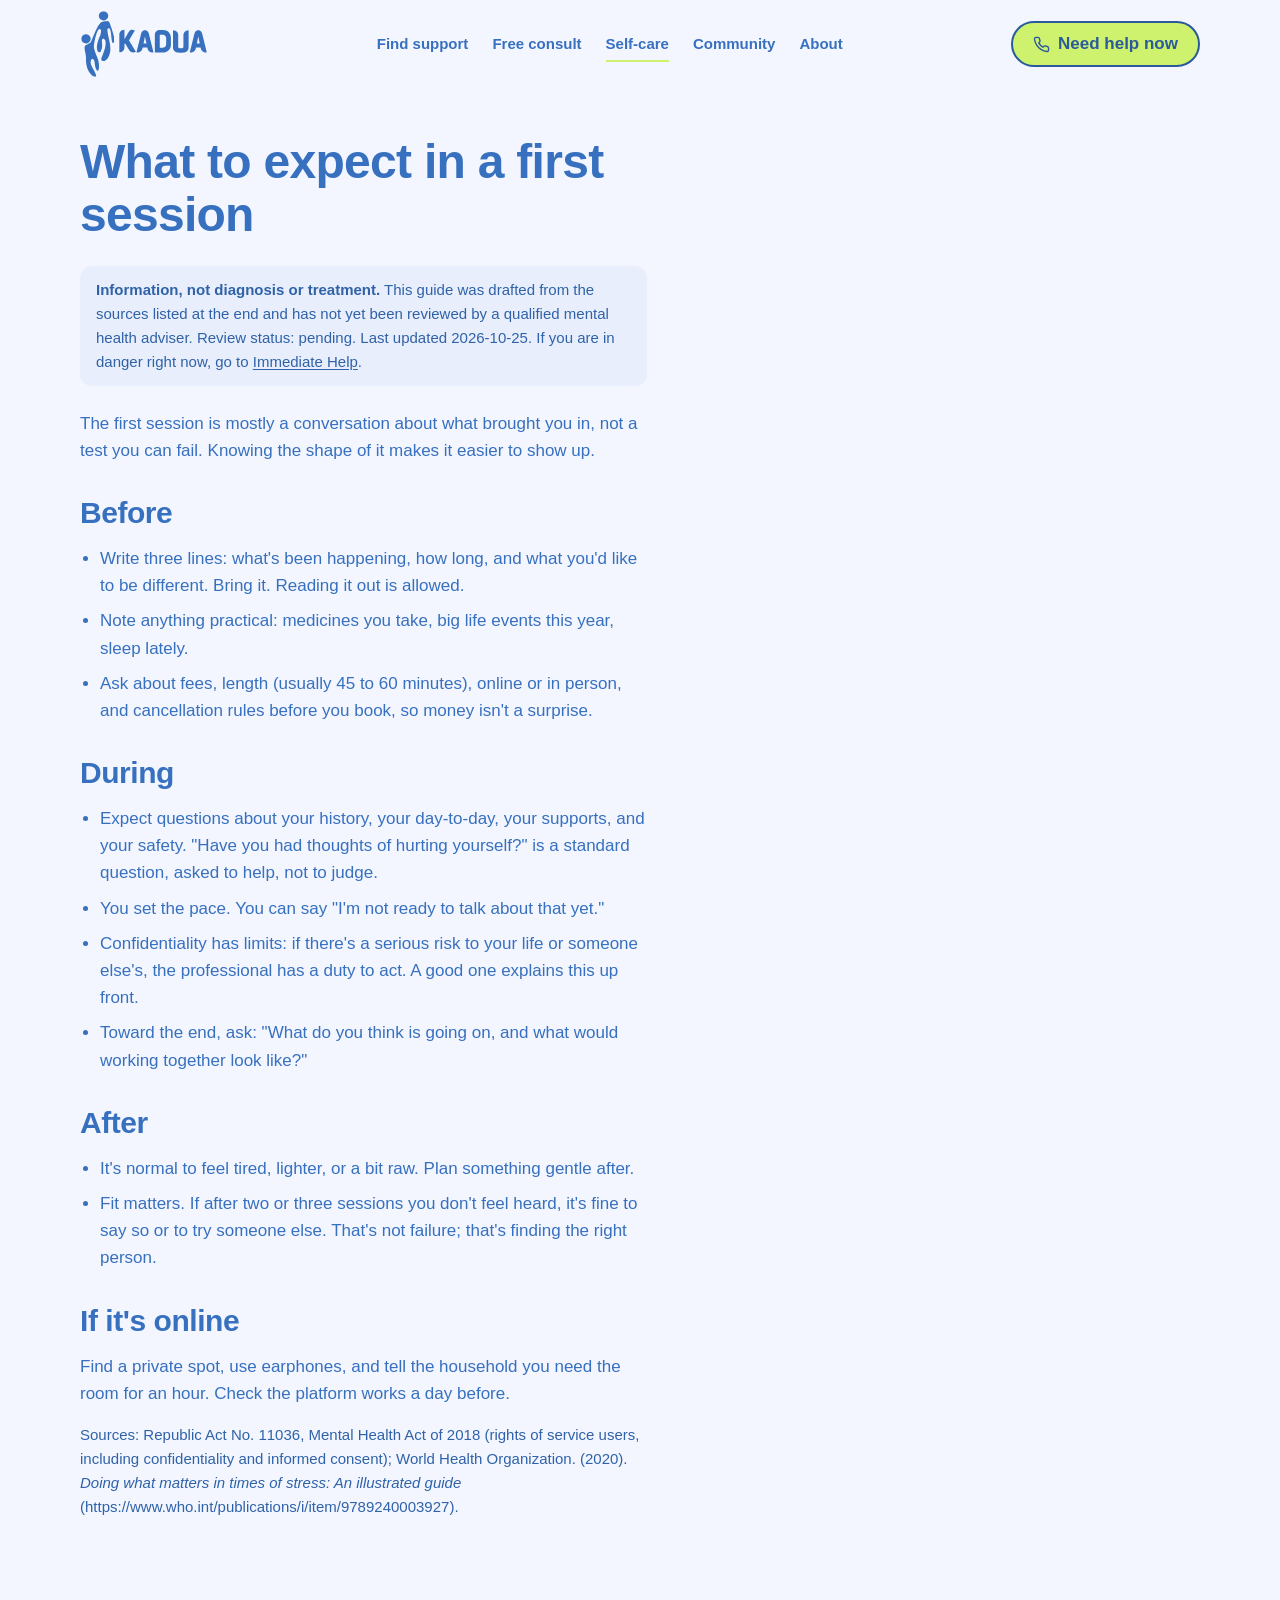
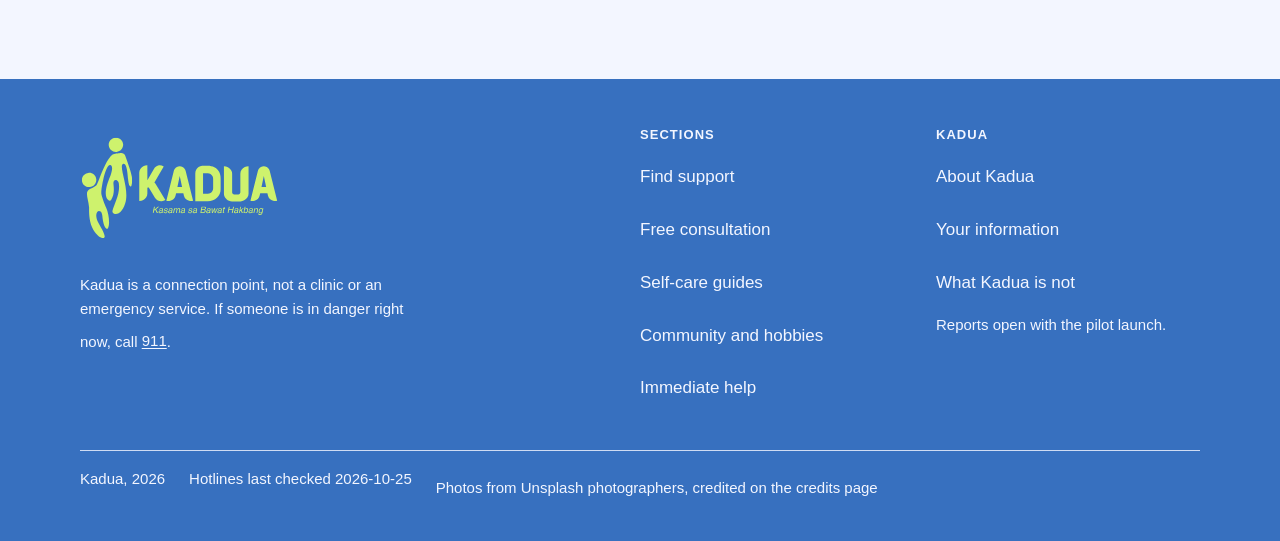
<file: guides/first-session.html>
<!doctype html>
<html lang="en">
<head>
<meta charset="utf-8">
<meta name="viewport" content="width=device-width, initial-scale=1, viewport-fit=cover">
<title>What to expect in a first session · Kadua</title>
<meta name="description" content="How to prepare for a first therapy or counseling session, what gets asked, and what a good fit feels like.">
<link rel="stylesheet" href="../css/site.css?v=20261114d">
<link rel="icon" href="../favicon.svg" type="image/svg+xml">
<meta name="theme-color" content="#f3f6ff">
</head>
<body class="has-sticky ">
<a class="skip" href="#main">Skip to content</a>
<header class="site-header">
  <div class="wrap nav">
    <a class="wordmark" href="../index.html" aria-label="Kadua home"><img src="../img/brand/kadua-logo-blue-notag.svg" alt="" width="752" height="398"></a>
    <ul class="nav__links">
      <li><a href="../find-support.html">Find support</a></li>
      <li><a href="../free-consult.html">Free consult</a></li>
      <li><a href="../self-care.html" aria-current="page">Self-care</a></li>
      <li><a href="../community.html">Community</a></li>
      <li><a href="../about.html">About</a></li>
    </ul>
    <div class="nav__right">
      <a class="btn btn--urgent" href="../immediate-help.html"><svg viewBox="0 0 24 24" aria-hidden="true" fill="none" stroke="currentColor" stroke-width="2" stroke-linecap="round" stroke-linejoin="round"><path d="M22 16.9v3a2 2 0 0 1-2.2 2 19.8 19.8 0 0 1-8.6-3.1 19.5 19.5 0 0 1-6-6A19.8 19.8 0 0 1 2.1 4.2 2 2 0 0 1 4.1 2h3a2 2 0 0 1 2 1.7c.1.9.4 1.8.7 2.7a2 2 0 0 1-.5 2.1L8 9.8a16 16 0 0 0 6 6l1.3-1.3a2 2 0 0 1 2.1-.4c.9.3 1.8.6 2.7.7a2 2 0 0 1 1.7 2z"/></svg> Need help now</a>
      <button class="nav-toggle" type="button" aria-expanded="false" aria-controls="site-menu" ><svg viewBox="0 0 24 24" aria-hidden="true" fill="none" stroke="currentColor" stroke-width="2" stroke-linecap="round"><path d="M4 7h16M4 12h16M4 17h16"/></svg><span class="nav-toggle__label">Menu</span></button>
    </div>
  </div>
  <nav class="sheet" id="site-menu" aria-label="Sections">
    <div class="wrap"><ul>
      <li><a href="../find-support.html">Find support</a></li>
      <li><a href="../free-consult.html">Free consultation</a></li>
      <li><a href="../self-care.html">Self-care</a></li>
      <li><a href="../community.html">Community</a></li>
      <li><a href="../immediate-help.html">Immediate help</a></li>
      <li><a href="../about.html">About Kadua</a></li>
    </ul></div>
  </nav>
</header>
<div class="wrap"><main id="main"><article class="article">
<h1>What to expect in a first session</h1>
<p class="note"><strong>Information, not diagnosis or treatment.</strong> This guide was drafted from the sources listed at the end and has not yet been reviewed by a qualified mental health adviser. Review status: pending. Last updated 2026-10-25. If you are in danger right now, go to <a href="../immediate-help.html">Immediate Help</a>.</p>
<p>The first session is mostly a conversation about what brought you in, not a test you can fail. Knowing the shape of it makes it easier to show up.</p>
<h2>Before</h2>
<ul>
<li>Write three lines: what's been happening, how long, and what you'd like to be different. Bring it. Reading it out is allowed.</li>
<li>Note anything practical: medicines you take, big life events this year, sleep lately.</li>
<li>Ask about fees, length (usually 45 to 60 minutes), online or in person, and cancellation rules before you book, so money isn't a surprise.</li>
</ul>
<h2>During</h2>
<ul>
<li>Expect questions about your history, your day-to-day, your supports, and your safety. "Have you had thoughts of hurting yourself?" is a standard question, asked to help, not to judge.</li>
<li>You set the pace. You can say "I'm not ready to talk about that yet."</li>
<li>Confidentiality has limits: if there's a serious risk to your life or someone else's, the professional has a duty to act. A good one explains this up front.</li>
<li>Toward the end, ask: "What do you think is going on, and what would working together look like?"</li>
</ul>
<h2>After</h2>
<ul>
<li>It's normal to feel tired, lighter, or a bit raw. Plan something gentle after.</li>
<li>Fit matters. If after two or three sessions you don't feel heard, it's fine to say so or to try someone else. That's not failure; that's finding the right person.</li>
</ul>
<h2>If it's online</h2>
<p>Find a private spot, use earphones, and tell the household you need the room for an hour. Check the platform works a day before.</p>
<p class="muted">Sources: Republic Act No. 11036, Mental Health Act of 2018 (rights of service users, including confidentiality and informed consent); World Health Organization. (2020). <em>Doing what matters in times of stress: An illustrated guide</em> (https://www.who.int/publications/i/item/9789240003927).</p>
</article></main></div>
<footer class="foot">
  <div class="wrap">
    <div class="foot__grid">
      <div>
        <a class="wordmark" href="../index.html"><img src="../img/brand/kadua-logo-lime.svg" alt="Kadua, Kasama sa Bawat Hakbang. Home" width="745" height="389"></a>
        <p class="muted max-40">Kadua is a connection point, not a clinic or an emergency service. If someone is in danger right now, call <a href="tel:911">911</a>.</p>
      </div>
      <div>
        <h3>Sections</h3>
        <ul>
          <li><a href="../find-support.html">Find support</a></li>
          <li><a href="../free-consult.html">Free consultation</a></li>
          <li><a href="../self-care.html">Self-care guides</a></li>
          <li><a href="../community.html">Community and hobbies</a></li>
          <li><a href="../immediate-help.html">Immediate help</a></li>
        </ul>
      </div>
      <div>
        <h3>Kadua</h3>
        <ul>
          <li><a href="../about.html">About Kadua</a></li>
          <li><a href="../about.html#privacy">Your information</a></li>
          <li><a href="../about.html#limits">What Kadua is not</a></li>
          <li><a href="#" data-form="feedback">Report a wrong number or link</a></li>
        </ul>
      </div>
    </div>
    <div class="foot__base">
      <span>Kadua, <span data-year>2026</span></span>
      <span>Hotlines last checked <span data-last-checked>2026-10-25</span></span>
      <span>Photos from Unsplash photographers, credited on the <a href="../credits.html">credits page</a></span>
    </div>
  </div>
</footer>
<aside class="cta-sticky" aria-label="Immediate help">
  <span>Kailangan mo ba ng tulong ngayon?</span>
  <a class="btn btn--urgent" href="../immediate-help.html"><svg viewBox="0 0 24 24" aria-hidden="true" fill="none" stroke="currentColor" stroke-width="2" stroke-linecap="round" stroke-linejoin="round"><path d="M22 16.9v3a2 2 0 0 1-2.2 2 19.8 19.8 0 0 1-8.6-3.1 19.5 19.5 0 0 1-6-6A19.8 19.8 0 0 1 2.1 4.2 2 2 0 0 1 4.1 2h3a2 2 0 0 1 2 1.7c.1.9.4 1.8.7 2.7a2 2 0 0 1-.5 2.1L8 9.8a16 16 0 0 0 6 6l1.3-1.3a2 2 0 0 1 2.1-.4c.9.3 1.8.6 2.7.7a2 2 0 0 1 1.7 2z"/></svg> Need help now</a>
</aside>
<script src="../js/config.js?v=20261114d"></script>
<script src="../data/providers.js"></script>
<script src="../data/communities.js"></script>
<script src="../js/site.js?v=20261114d"></script>
<script src="../js/motion.js"></script>
</body>
</html>
</file>
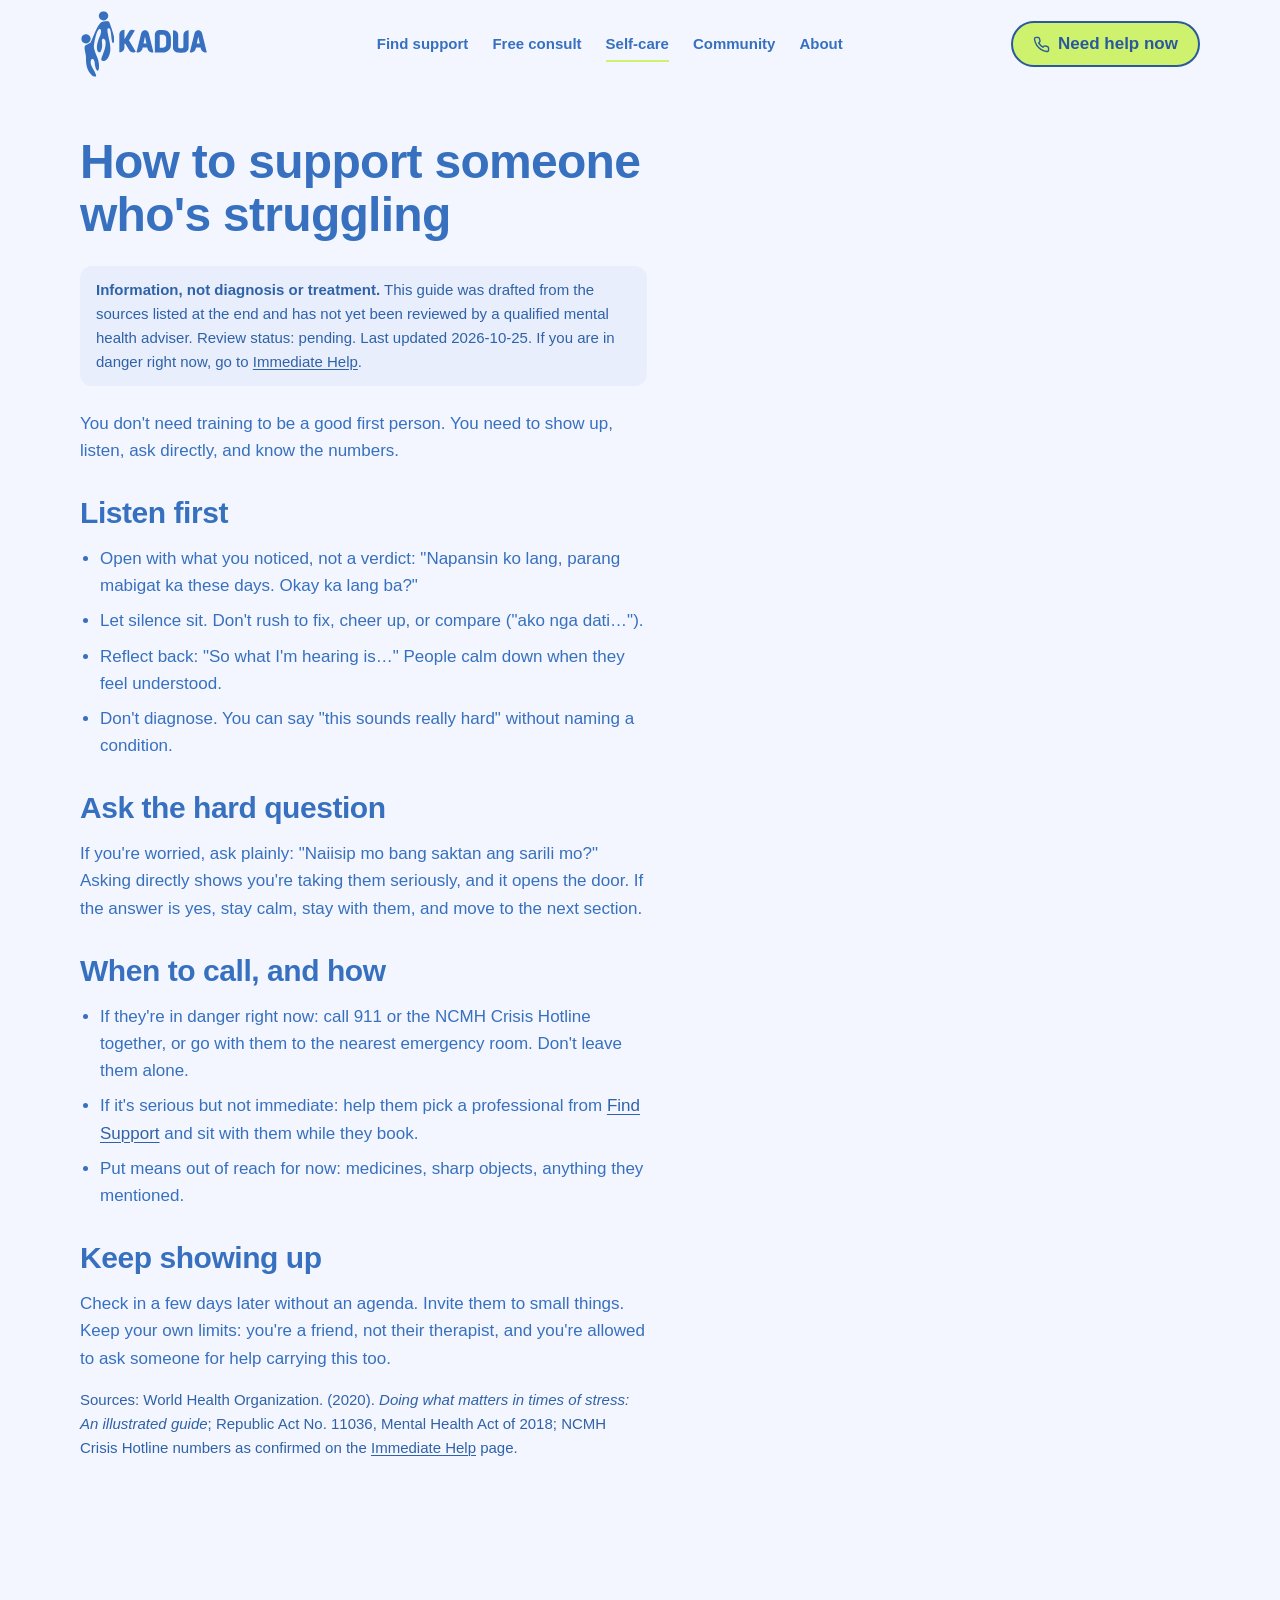
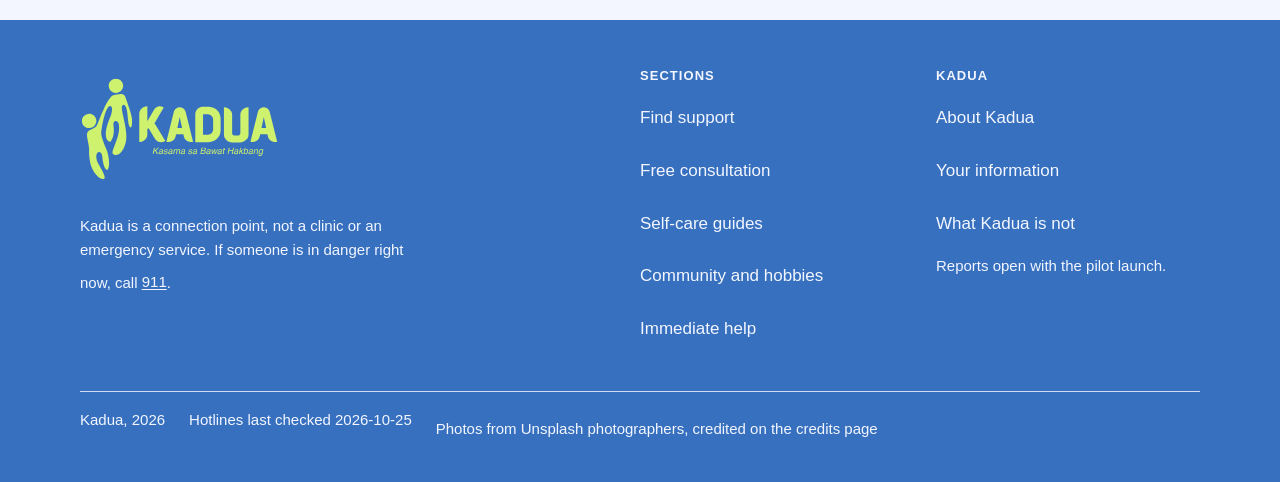
<file: guides/supporting-someone.html>
<!doctype html>
<html lang="en">
<head>
<meta charset="utf-8">
<meta name="viewport" content="width=device-width, initial-scale=1, viewport-fit=cover">
<title>How to support someone who's struggling · Kadua</title>
<meta name="description" content="Listening without fixing, asking the hard question directly, and knowing when and how to call for help.">
<link rel="stylesheet" href="../css/site.css?v=20261114d">
<link rel="icon" href="../favicon.svg" type="image/svg+xml">
<meta name="theme-color" content="#f3f6ff">
</head>
<body class="has-sticky ">
<a class="skip" href="#main">Skip to content</a>
<header class="site-header">
  <div class="wrap nav">
    <a class="wordmark" href="../index.html" aria-label="Kadua home"><img src="../img/brand/kadua-logo-blue-notag.svg" alt="" width="752" height="398"></a>
    <ul class="nav__links">
      <li><a href="../find-support.html">Find support</a></li>
      <li><a href="../free-consult.html">Free consult</a></li>
      <li><a href="../self-care.html" aria-current="page">Self-care</a></li>
      <li><a href="../community.html">Community</a></li>
      <li><a href="../about.html">About</a></li>
    </ul>
    <div class="nav__right">
      <a class="btn btn--urgent" href="../immediate-help.html"><svg viewBox="0 0 24 24" aria-hidden="true" fill="none" stroke="currentColor" stroke-width="2" stroke-linecap="round" stroke-linejoin="round"><path d="M22 16.9v3a2 2 0 0 1-2.2 2 19.8 19.8 0 0 1-8.6-3.1 19.5 19.5 0 0 1-6-6A19.8 19.8 0 0 1 2.1 4.2 2 2 0 0 1 4.1 2h3a2 2 0 0 1 2 1.7c.1.9.4 1.8.7 2.7a2 2 0 0 1-.5 2.1L8 9.8a16 16 0 0 0 6 6l1.3-1.3a2 2 0 0 1 2.1-.4c.9.3 1.8.6 2.7.7a2 2 0 0 1 1.7 2z"/></svg> Need help now</a>
      <button class="nav-toggle" type="button" aria-expanded="false" aria-controls="site-menu" ><svg viewBox="0 0 24 24" aria-hidden="true" fill="none" stroke="currentColor" stroke-width="2" stroke-linecap="round"><path d="M4 7h16M4 12h16M4 17h16"/></svg><span class="nav-toggle__label">Menu</span></button>
    </div>
  </div>
  <nav class="sheet" id="site-menu" aria-label="Sections">
    <div class="wrap"><ul>
      <li><a href="../find-support.html">Find support</a></li>
      <li><a href="../free-consult.html">Free consultation</a></li>
      <li><a href="../self-care.html">Self-care</a></li>
      <li><a href="../community.html">Community</a></li>
      <li><a href="../immediate-help.html">Immediate help</a></li>
      <li><a href="../about.html">About Kadua</a></li>
    </ul></div>
  </nav>
</header>
<div class="wrap"><main id="main"><article class="article">
<h1>How to support someone who's struggling</h1>
<p class="note"><strong>Information, not diagnosis or treatment.</strong> This guide was drafted from the sources listed at the end and has not yet been reviewed by a qualified mental health adviser. Review status: pending. Last updated 2026-10-25. If you are in danger right now, go to <a href="../immediate-help.html">Immediate Help</a>.</p>
<p>You don't need training to be a good first person. You need to show up, listen, ask directly, and know the numbers.</p>
<h2>Listen first</h2>
<ul>
<li>Open with what you noticed, not a verdict: "Napansin ko lang, parang mabigat ka these days. Okay ka lang ba?"</li>
<li>Let silence sit. Don't rush to fix, cheer up, or compare ("ako nga dati…").</li>
<li>Reflect back: "So what I'm hearing is…" People calm down when they feel understood.</li>
<li>Don't diagnose. You can say "this sounds really hard" without naming a condition.</li>
</ul>
<h2>Ask the hard question</h2>
<p>If you're worried, ask plainly: "Naiisip mo bang saktan ang sarili mo?" Asking directly shows you're taking them seriously, and it opens the door. If the answer is yes, stay calm, stay with them, and move to the next section.</p>
<h2>When to call, and how</h2>
<ul>
<li>If they're in danger right now: call 911 or the NCMH Crisis Hotline together, or go with them to the nearest emergency room. Don't leave them alone.</li>
<li>If it's serious but not immediate: help them pick a professional from <a href="../find-support.html">Find Support</a> and sit with them while they book.</li>
<li>Put means out of reach for now: medicines, sharp objects, anything they mentioned.</li>
</ul>
<h2>Keep showing up</h2>
<p>Check in a few days later without an agenda. Invite them to small things. Keep your own limits: you're a friend, not their therapist, and you're allowed to ask someone for help carrying this too.</p>
<p class="muted">Sources: World Health Organization. (2020). <em>Doing what matters in times of stress: An illustrated guide</em>; Republic Act No. 11036, Mental Health Act of 2018; NCMH Crisis Hotline numbers as confirmed on the <a href="../immediate-help.html">Immediate Help</a> page.</p>
</article></main></div>
<footer class="foot">
  <div class="wrap">
    <div class="foot__grid">
      <div>
        <a class="wordmark" href="../index.html"><img src="../img/brand/kadua-logo-lime.svg" alt="Kadua, Kasama sa Bawat Hakbang. Home" width="745" height="389"></a>
        <p class="muted max-40">Kadua is a connection point, not a clinic or an emergency service. If someone is in danger right now, call <a href="tel:911">911</a>.</p>
      </div>
      <div>
        <h3>Sections</h3>
        <ul>
          <li><a href="../find-support.html">Find support</a></li>
          <li><a href="../free-consult.html">Free consultation</a></li>
          <li><a href="../self-care.html">Self-care guides</a></li>
          <li><a href="../community.html">Community and hobbies</a></li>
          <li><a href="../immediate-help.html">Immediate help</a></li>
        </ul>
      </div>
      <div>
        <h3>Kadua</h3>
        <ul>
          <li><a href="../about.html">About Kadua</a></li>
          <li><a href="../about.html#privacy">Your information</a></li>
          <li><a href="../about.html#limits">What Kadua is not</a></li>
          <li><a href="#" data-form="feedback">Report a wrong number or link</a></li>
        </ul>
      </div>
    </div>
    <div class="foot__base">
      <span>Kadua, <span data-year>2026</span></span>
      <span>Hotlines last checked <span data-last-checked>2026-10-25</span></span>
      <span>Photos from Unsplash photographers, credited on the <a href="../credits.html">credits page</a></span>
    </div>
  </div>
</footer>
<aside class="cta-sticky" aria-label="Immediate help">
  <span>Kailangan mo ba ng tulong ngayon?</span>
  <a class="btn btn--urgent" href="../immediate-help.html"><svg viewBox="0 0 24 24" aria-hidden="true" fill="none" stroke="currentColor" stroke-width="2" stroke-linecap="round" stroke-linejoin="round"><path d="M22 16.9v3a2 2 0 0 1-2.2 2 19.8 19.8 0 0 1-8.6-3.1 19.5 19.5 0 0 1-6-6A19.8 19.8 0 0 1 2.1 4.2 2 2 0 0 1 4.1 2h3a2 2 0 0 1 2 1.7c.1.9.4 1.8.7 2.7a2 2 0 0 1-.5 2.1L8 9.8a16 16 0 0 0 6 6l1.3-1.3a2 2 0 0 1 2.1-.4c.9.3 1.8.6 2.7.7a2 2 0 0 1 1.7 2z"/></svg> Need help now</a>
</aside>
<script src="../js/config.js?v=20261114d"></script>
<script src="../data/providers.js"></script>
<script src="../data/communities.js"></script>
<script src="../js/site.js?v=20261114d"></script>
<script src="../js/motion.js"></script>
</body>
</html>
</file>
<file: css/site.css>
/* Kadua v3 stylesheet (brand guidelines applied 2026-11-07). Every colour and font is a token from tokens.css. */
@import url("tokens.css");
@import url("fonts.css");

*, *::before, *::after { box-sizing: border-box; }
html { overflow-x: clip; -webkit-text-size-adjust: 100%; scroll-behavior: smooth; }
@media (prefers-reduced-motion: reduce) { html { scroll-behavior: auto; } }
body { margin: 0; overflow-x: clip; background: var(--color-paper); color: var(--color-ink); font-family: var(--font-body); font-size: var(--text-base); line-height: 1.6; }
img { max-width: 100%; height: auto; display: block; }
a { color: var(--color-accent-ink); text-decoration-thickness: 1px; text-underline-offset: 0.16em; }
a:hover { color: var(--color-accent); }
:focus-visible { outline: 3px solid var(--color-focus); outline-offset: 3px; border-radius: 4px; }
h1, h2, h3 { font-family: var(--font-display); font-style: normal; font-weight: 700; line-height: 1.1; letter-spacing: -0.015em; margin: 0 0 var(--space-md); overflow-wrap: anywhere; min-width: 0; color: var(--color-ink); }
h1 { font-size: var(--text-display); }
h2 { font-size: var(--text-2xl); }
h3 { font-size: var(--text-lg); line-height: 1.2; }
/* Main page titles use the brand face (Barabara, caps only); every other page titles in Helvetica Bold. */
.is-home h1, .is-home h2 { font-family: var(--font-brand); font-weight: 400; text-transform: uppercase; letter-spacing: 0.01em; line-height: 1.02; }
.is-home h2 { font-size: clamp(2rem, 2.4vw + 1rem, 2.75rem); }
p, ul, ol { margin: 0 0 var(--space-md); }
.lede { font-size: var(--text-md); font-style: italic; line-height: 1.5; color: var(--color-ink-2); max-width: var(--measure); }
.muted { color: var(--color-ink-2); font-size: var(--text-sm); }
.measure { max-width: var(--measure); }
.fil { font-style: italic; color: var(--color-accent-mid); }
strong { font-weight: 700; }

.skip { position: absolute; left: var(--space-md); top: -3rem; background: var(--color-ink); color: var(--color-paper); padding: var(--space-xs) var(--space-sm); z-index: var(--z-skip); border-radius: var(--radius-sm); }
.skip:focus { top: var(--space-sm); }
.wrap { max-width: var(--max-width); margin-inline: auto; padding-inline: var(--page-gutter); }

/* Header: wordmark, four links, one urgent control. Sticky, shadow after scroll. */
.site-header { position: sticky; top: 0; z-index: var(--z-header); background: color-mix(in srgb, var(--color-paper) 92%, transparent); backdrop-filter: saturate(140%) blur(10px); transition: box-shadow var(--dur-short) var(--ease-out); }
.site-header.is-scrolled { box-shadow: var(--shadow-header); }
.nav { display: flex; align-items: center; justify-content: space-between; gap: var(--space-md); min-height: 4.5rem; }
.wordmark { display: inline-flex; align-items: center; flex: none; text-decoration: none; padding-block: var(--space-2xs); }
.wordmark img { height: 3.5rem; width: auto; }
@media (min-width: 56rem) { .wordmark img { height: 4.25rem; } .nav { min-height: 5.5rem; } }
.nav__links { display: none; align-items: center; gap: var(--space-lg); list-style: none; margin: 0; padding: 0; }
.nav__links a { color: var(--color-ink); text-decoration: none; font-weight: 700; font-size: var(--text-sm); white-space: nowrap; padding-block: var(--space-xs); border-bottom: 2px solid transparent; transition: border-color var(--dur-micro) var(--ease-out); }
.nav__links a:hover, .nav__links a[aria-current="page"] { border-bottom-color: var(--color-lime); }
.nav__right { display: flex; align-items: center; gap: var(--space-sm); }
.nav-toggle { display: inline-flex; align-items: center; justify-content: center; width: 44px; height: 44px; border: 1.5px solid var(--color-ink); border-radius: var(--radius-pill); background: transparent; color: var(--color-ink); cursor: pointer; }
.nav-toggle svg { width: 20px; height: 20px; }
.sheet { display: none; border-top: var(--rule); background: var(--color-paper); }
.sheet.is-open { display: block; }
.sheet ul { list-style: none; margin: 0; padding: var(--space-sm) 0; }
.sheet a { display: block; padding: var(--space-sm) 0; text-decoration: none; color: var(--color-ink); font-weight: 700; font-size: var(--text-md); border-bottom: var(--rule); }
@media (min-width: 56rem) { .nav__links { display: flex; } .nav-toggle, .sheet { display: none !important; } }

/* Buttons */
.btn { display: inline-flex; align-items: center; justify-content: center; gap: var(--space-xs); min-height: 46px; padding: 0.65rem 1.25rem; border-radius: var(--radius-pill); border: 1.5px solid var(--color-accent); background: var(--color-accent); color: var(--color-on-accent); font: inherit; font-weight: 700; font-size: var(--text-btn); line-height: 1.2; text-decoration: none; white-space: nowrap; cursor: pointer; transition: transform var(--dur-micro) var(--ease-out), background-color var(--dur-micro) var(--ease-out), box-shadow var(--dur-micro) var(--ease-out); }
.btn:hover { background: var(--color-accent-ink); border-color: var(--color-accent-ink); color: var(--color-on-accent); transform: translateY(-1px); }
.btn:active { transform: translateY(0); }
.btn--ghost { background: transparent; color: var(--color-accent-ink); }
.btn--ghost:hover { background: var(--color-accent-soft); border-color: var(--color-accent-ink); color: var(--color-accent-ink); }
.btn--urgent { background: var(--color-urgent); border: 2px solid var(--color-urgent-ink); color: var(--color-urgent-ink); font-size: var(--text-base); }
.btn--urgent:hover { background: var(--color-urgent-hover); border-color: var(--color-urgent-ink); color: var(--color-urgent-ink); }
.btn--urgent svg { width: 1em; height: 1em; }
.btn[aria-disabled="true"] { background: var(--color-paper-3); border-color: var(--color-paper-3); color: var(--color-ink-2); cursor: not-allowed; transform: none; }
.btn-note { display: block; font-size: var(--text-sm); color: var(--color-ink-2); margin-top: var(--space-xs); }

/* Reveal */
.js [data-reveal] { opacity: 0; transform: translateY(8px); transition: opacity var(--dur-long) var(--ease-out), transform var(--dur-long) var(--ease-out); transition-delay: var(--d, 0ms); }
.js [data-reveal].is-in { opacity: 1; transform: none; }
@media (prefers-reduced-motion: reduce) { .js [data-reveal] { opacity: 1; transform: none; transition: none; } }

/* Hero: task headline + finder, photo beside */
.hero { padding-block: var(--space-2xl) var(--space-3xl); display: grid; gap: var(--space-xl); align-items: center; grid-template-columns: minmax(0, 1fr); }
.hero__copy h1 { margin-bottom: var(--space-md); }
.is-home .hero__copy h1 { font-family: var(--font-body); font-style: italic; font-weight: 700; text-transform: none; letter-spacing: -0.02em; line-height: 1.05; }
.hero__copy .lede { margin-bottom: var(--space-lg); }
.is-home .hero__copy .lede { font-family: var(--font-body); font-style: normal; font-weight: 400; }
.hero__photo { border-radius: var(--radius); overflow: hidden; aspect-ratio: 4 / 5; box-shadow: var(--shadow-card); }
@media (min-width: 40rem) and (max-width: 55.99rem) { .hero__photo { aspect-ratio: 16 / 9; } }
.hero__photo img { width: 100%; height: 100%; object-fit: cover; object-position: 50% 22%; }
@media (min-width: 56rem) { .hero { grid-template-columns: minmax(0, 7fr) minmax(0, 5fr); padding-block: var(--space-3xl) var(--space-4xl); } }
.finder { display: grid; gap: var(--space-sm); grid-template-columns: minmax(0,1fr); background: var(--color-surface); border: var(--rule); border-radius: var(--radius); padding: var(--space-md); box-shadow: var(--shadow-card); max-width: 42rem; }
.finder label { display: grid; gap: var(--space-2xs); font-size: var(--text-xs); color: var(--color-ink-2); font-weight: 700; }
.finder select { width: 100%; min-width: 0; font: inherit; font-size: var(--text-sm); padding: 0.6rem 0.7rem; min-height: 44px; border: 1.5px solid var(--color-rule); border-radius: var(--radius-sm); background: var(--color-paper); color: var(--color-ink); }
.finder .btn { align-self: end; width: 100%; }
@media (min-width: 40rem) { .finder { grid-template-columns: minmax(0,0.85fr) minmax(0,1.15fr) auto; align-items: end; } .finder .btn { width: auto; } }
.finder__alt { font-size: var(--text-sm); color: var(--color-ink-2); margin: var(--space-sm) 0 0; }

.trust { display: flex; flex-wrap: wrap; gap: var(--space-sm) var(--space-lg); padding: var(--space-md) 0; border-top: var(--rule); border-bottom: var(--rule); font-size: var(--text-sm); color: var(--color-ink-2); }
.trust span { display: inline-flex; align-items: center; gap: var(--space-xs); }
.trust svg { width: 1.1em; height: 1.1em; color: var(--color-accent); flex: none; }

/* Sections */
.section { padding-block: var(--space-3xl); }
.section--tint { --color-ink: var(--color-ink-2); background: var(--color-paper-2); color: var(--color-ink); }
/* Crisis band: solid brand blue, light text, lime title and lime call buttons */
.section--urgent { --color-ink: var(--brand-paper); --color-ink-2: var(--brand-paper); --color-accent-ink: var(--brand-paper); --color-focus: var(--brand-lime); background: var(--brand-blue); color: var(--color-ink); }
.section--urgent a:not(.tel):not(.btn):hover { color: var(--brand-lime); }
.section--urgent .split__photo { box-shadow: none; }
.section__head { max-width: var(--measure); margin-bottom: var(--space-xl); }
.section__head h2 { margin-bottom: var(--space-sm); }
.section__head p { color: var(--color-ink-2); font-size: var(--text-md); font-style: italic; margin: 0; }

/* Door cards: photo top, text below, lift on hover */
.doors { display: grid; gap: var(--space-lg); grid-template-columns: minmax(0, 1fr); list-style: none; padding: 0; margin: 0; }
@media (min-width: 40rem) { .doors { grid-template-columns: repeat(2, minmax(0, 1fr)); } }
@media (min-width: 64rem) { .doors { grid-template-columns: repeat(4, minmax(0, 1fr)); } }
.door { display: flex; flex-direction: column; background: var(--color-surface); border-radius: var(--radius); overflow: hidden; text-decoration: none; color: inherit; box-shadow: var(--shadow-card); transition: transform var(--dur-short) var(--ease-out), box-shadow var(--dur-short) var(--ease-out); height: 100%; }
@media (hover: hover) and (pointer: fine) { .door:hover { transform: translateY(-3px); box-shadow: var(--shadow-card-hover); } }
.door__img { aspect-ratio: 4 / 3; overflow: hidden; background: var(--color-paper-3); }
.door__img img { width: 100%; height: 100%; object-fit: cover; transition: transform var(--dur-long) var(--ease-out); }
@media (hover: hover) { .door:hover .door__img img { transform: scale(1.03); } }
.door__body { padding: var(--space-lg); display: flex; flex-direction: column; gap: var(--space-xs); flex: 1; }
.door__body h3 { margin: 0; }
.door__fil { color: var(--color-accent-mid); font-style: italic; font-size: var(--text-md); }
.door__body p { color: var(--color-ink-2); font-size: var(--text-sm); margin: 0; flex: 1; }
.door__cta { font-weight: 700; font-size: var(--text-sm); color: var(--color-accent-ink); margin-top: var(--space-sm); }
.door--urgent .door__cta { color: var(--color-urgent-ink); }
.door--urgent { border-top: 6px solid var(--color-urgent); }
.door--urgent .door__body { background: var(--color-urgent-soft); }

/* Steps */
.steps { display: grid; gap: var(--space-lg); grid-template-columns: minmax(0,1fr); list-style: none; padding: 0; margin: 0; counter-reset: s; }
@media (min-width: 48rem) { .steps { grid-template-columns: repeat(3, minmax(0,1fr)); } }
.steps li { counter-increment: s; padding-top: var(--space-md); border-top: 3px solid var(--color-lime); }
.steps li::before { content: counter(s, decimal-leading-zero); display: block; font-family: var(--font-brand); font-size: var(--text-xl); color: var(--color-accent); margin-bottom: var(--space-xs); }
.steps b { display: block; font-size: var(--text-md); margin-bottom: var(--space-2xs); }
.steps p { color: var(--color-ink-2); margin: 0; }

/* Split: text + photo */
.split { display: grid; gap: var(--space-xl); align-items: center; grid-template-columns: minmax(0,1fr); }
@media (min-width: 56rem) { .split { grid-template-columns: minmax(0,1fr) minmax(0,1fr); } .split--rev > :first-child { order: 2; } }
.split__photo { border-radius: var(--radius); overflow: hidden; aspect-ratio: 4 / 3; box-shadow: var(--shadow-card); }
.split__photo img { width: 100%; height: 100%; object-fit: cover; object-position: var(--pos, 50% 50%); }
.mosaic { display: grid; gap: var(--space-sm); grid-template-columns: repeat(2, minmax(0,1fr)); }
.mosaic div { border-radius: var(--radius-sm); overflow: hidden; aspect-ratio: 1; }
.mosaic div:first-child { grid-column: span 2; aspect-ratio: 2 / 1; }
.mosaic img { width: 100%; height: 100%; object-fit: cover; }
.checks { list-style: none; padding: 0; margin: 0 0 var(--space-md); }
.checks li { position: relative; padding-left: 1.75rem; margin-bottom: var(--space-sm); }
.checks li::before { content: ""; position: absolute; left: 0; top: 0.35em; width: 0.9rem; height: 0.9rem; border-radius: 50%; background: var(--color-lime); box-shadow: inset 0 0 0 2px var(--color-accent); }

/* Cards grid (guides, communities, directory) */
.cards { display: grid; gap: var(--space-lg); grid-template-columns: minmax(0,1fr); list-style: none; padding: 0; margin: 0; }
@media (min-width: 40rem) { .cards { grid-template-columns: repeat(2, minmax(0,1fr)); } }
@media (min-width: 64rem) { .cards--3 { grid-template-columns: repeat(3, minmax(0,1fr)); } }
.card { background: var(--color-surface); border-radius: var(--radius); padding: var(--space-lg); box-shadow: var(--shadow-card); display: flex; flex-direction: column; gap: var(--space-xs); height: 100%; transition: transform var(--dur-short) var(--ease-out), box-shadow var(--dur-short) var(--ease-out); }
a.card { text-decoration: none; color: inherit; }
@media (hover: hover) and (pointer: fine) { a.card:hover { transform: translateY(-3px); box-shadow: var(--shadow-card-hover); } }
.card h3 { margin: 0; font-size: var(--text-md); }
.card p { color: var(--color-ink-2); font-size: var(--text-sm); margin: 0; }
.card .meta { font-size: var(--text-xs); color: var(--color-ink-2); }
.card__img { border-radius: var(--radius-sm); overflow: hidden; aspect-ratio: 3 / 2; margin: calc(-1 * var(--space-lg)) calc(-1 * var(--space-lg)) var(--space-sm); border-radius: var(--radius) var(--radius) 0 0; }
.card__img img { width: 100%; height: 100%; object-fit: cover; }
.pill { display: inline-block; font-size: var(--text-xs); font-weight: 700; padding: 0.2rem 0.65rem; border-radius: var(--radius-pill); background: var(--color-accent-soft); color: var(--color-accent-ink); white-space: nowrap; }
.pill--sample { background: var(--color-paper-2); color: var(--color-ink-2); }
.pill--urgent { background: var(--color-urgent-soft); color: var(--color-urgent-ink); }

/* Crisis band */
.band-urgent { display: grid; gap: var(--space-lg); grid-template-columns: minmax(0,1fr); align-items: center; }
@media (min-width: 56rem) { .band-urgent { grid-template-columns: minmax(0,3fr) minmax(0,2fr); } }
.band-urgent h2 { color: var(--brand-lime); }
.tels { display: flex; flex-wrap: wrap; gap: var(--space-sm); }
.tel { display: inline-flex; align-items: center; gap: var(--space-xs); min-height: 50px; padding: 0.6rem 1.1rem; border-radius: var(--radius-pill); border: 2px solid var(--color-urgent-ink); background: var(--color-urgent); color: var(--color-urgent-ink); font-family: var(--font-body); font-weight: 700; font-size: var(--text-md); text-decoration: none; white-space: nowrap; font-variant-numeric: tabular-nums; transition: transform var(--dur-micro) var(--ease-out), background-color var(--dur-micro) var(--ease-out); }
.tel:hover { background: var(--color-urgent-hover); color: var(--color-urgent-ink); transform: translateY(-1px); }
.tel svg { width: 1em; height: 1em; flex: none; }
.tel small { font-family: var(--font-body); font-weight: 400; font-size: var(--text-xs); }
.hotline { --color-ink: var(--brand-blue); --color-ink-2: #2f62a8; --color-accent-ink: #2f62a8; --color-focus: #1f4f8f; color: var(--color-ink); background: var(--color-surface); border-radius: var(--radius); padding: var(--space-lg); box-shadow: var(--shadow-card); max-width: 44rem; margin-bottom: var(--space-lg); }
.hotline h2 { font-size: var(--text-xl); margin-bottom: var(--space-xs); }
.checked { font-size: var(--text-sm); color: var(--color-ink-2); }

/* FAQ */
.faq { max-width: 46rem; }
.faq details { border-top: var(--rule); padding: var(--space-sm) 0; }
.faq details:last-child { border-bottom: var(--rule); }
.faq summary { cursor: pointer; font-weight: 700; font-size: var(--text-md); list-style: none; display: flex; justify-content: space-between; align-items: center; gap: var(--space-md); padding: var(--space-xs) 0; }
.faq summary::-webkit-details-marker { display: none; }
.faq summary::after { content: "+"; font-family: var(--font-display); font-size: var(--text-xl); color: var(--color-accent); line-height: 1; transition: transform var(--dur-short) var(--ease-out); }
.faq details[open] summary::after { transform: rotate(45deg); }
.faq p { color: var(--color-ink-2); margin: 0 0 var(--space-sm); max-width: var(--measure); }

/* Page hero (inner pages) */
.page-hero { padding-block: var(--space-2xl); display: grid; gap: var(--space-xl); align-items: center; grid-template-columns: minmax(0,1fr); }
@media (min-width: 56rem) { .page-hero { grid-template-columns: minmax(0,3fr) minmax(0,2fr); padding-block: var(--space-3xl) var(--space-2xl); } }
.page-hero h1 { font-size: clamp(2.25rem, 3.8vw + 1rem, 3.75rem); }
.page-hero__photo { border-radius: var(--radius); overflow: hidden; aspect-ratio: 5 / 4; box-shadow: var(--shadow-card); }
.page-hero__photo img { width: 100%; height: 100%; object-fit: cover; object-position: var(--pos, 50% 50%); }
.page-hero--urgent h1 { color: var(--color-urgent-ink); }

/* Directory */
.filters { display: grid; grid-template-columns: repeat(auto-fit, minmax(10rem, 1fr)); gap: var(--space-sm); margin-block: var(--space-lg); background: var(--color-surface); padding: var(--space-md); border-radius: var(--radius); box-shadow: var(--shadow-card); }
.filters label { display: grid; gap: var(--space-2xs); font-size: var(--text-xs); color: var(--color-ink-2); font-weight: 700; }
.filters select { font: inherit; font-size: var(--text-sm); padding: 0.55rem 0.7rem; min-height: 44px; border: 1.5px solid var(--color-rule); border-radius: var(--radius-sm); background: var(--color-paper); color: var(--color-ink); }
.notice { border-radius: var(--radius); padding: var(--space-md) var(--space-lg); background: var(--color-accent-soft); color: var(--color-accent-ink); max-width: 56rem; font-size: var(--text-sm); }
.empty { color: var(--color-ink-2); padding-block: var(--space-lg); }

/* Timeline (about) */
.timeline { list-style: none; padding: 0; margin: 0; display: grid; gap: var(--space-md); grid-template-columns: minmax(0,1fr); }
@media (min-width: 56rem) { .timeline { grid-template-columns: repeat(4, minmax(0,1fr)); } }
.timeline li { background: var(--color-surface); border-radius: var(--radius); padding: var(--space-lg); box-shadow: var(--shadow-card); }
.timeline b { display: block; font-family: var(--font-display); font-size: var(--text-lg); font-weight: 700; margin-bottom: var(--space-xs); }
.timeline p { font-size: var(--text-sm); color: var(--color-ink-2); margin: 0; }
.timeline li.is-now { outline: 3px solid var(--color-lime); outline-offset: -3px; }

/* Article */
.article { max-width: var(--measure); padding-block: var(--space-2xl) var(--space-3xl); }
.article h1 { font-size: clamp(2rem, 3vw + 1rem, 3rem); }
.article h2 { font-size: var(--text-xl); margin-top: var(--space-xl); }
.article .note { font-size: var(--text-sm); color: var(--color-ink-2); background: var(--color-paper-2); border-radius: var(--radius-sm); padding: var(--space-sm) var(--space-md); margin-block: var(--space-lg); }
.article ul, .article ol { padding-left: 1.25rem; }
.article li { margin-bottom: var(--space-xs); }
.article em { font-style: italic; }
table { border-collapse: collapse; width: 100%; max-width: 56rem; font-size: var(--text-sm); margin-block: var(--space-md); }
th, td { text-align: left; vertical-align: top; padding: var(--space-xs) var(--space-sm); border-bottom: var(--rule); }
th { font-weight: 700; color: var(--color-ink-2); }
@media (max-width: 40rem) { table, thead, tbody, tr, th, td { display: block; } thead { display: none; } td { border: 0; padding-inline: 0; } tr { border-bottom: var(--rule); padding-block: var(--space-sm); } td::before { content: attr(data-label); display: block; font-size: var(--text-xs); color: var(--color-ink-2); } }

/* Footer: brand-blue block with the lime lockup, as on the guidelines sheet */
.foot { --color-ink: var(--brand-paper); --color-ink-2: var(--brand-paper); --color-rule: rgba(243, 246, 255, 0.28); --color-focus: var(--brand-lime); margin-top: var(--space-3xl); padding-block: var(--space-2xl) var(--space-xl); background: var(--brand-blue); color: var(--color-ink); }
.foot__grid { display: grid; gap: var(--space-xl); grid-template-columns: minmax(0,1fr); }
@media (min-width: 56rem) { .foot__grid { grid-template-columns: minmax(0,2fr) minmax(0,1fr) minmax(0,1fr); } }
.foot .wordmark { margin-bottom: var(--space-md); }
.foot .wordmark img { height: 6.5rem; }
.foot h3 { font-family: var(--font-body); font-size: var(--text-xs); text-transform: uppercase; letter-spacing: .08em; color: var(--color-ink-2); margin-bottom: var(--space-sm); font-weight: 700; }
.foot ul { list-style: none; padding: 0; margin: 0; }
.foot li { margin-bottom: var(--space-xs); }
.foot a { text-decoration: none; color: var(--color-ink); display: inline-block; padding-block: 0.55rem; }
.foot a:hover { text-decoration: underline; color: var(--brand-lime); }
.foot p a { text-decoration: underline; }
.foot__base { margin-top: var(--space-xl); padding-top: var(--space-md); border-top: var(--rule); font-size: var(--text-sm); color: var(--color-ink-2); display: flex; flex-wrap: wrap; gap: var(--space-sm) var(--space-lg); }

/* Phone sticky help bar (not on the help page) */
.cta-sticky { position: fixed; left: 0; right: 0; bottom: 0; z-index: var(--z-sheet); display: flex; justify-content: space-between; align-items: center; gap: var(--space-sm); padding: var(--space-sm) var(--page-gutter); padding-bottom: max(var(--space-sm), env(safe-area-inset-bottom)); background: var(--color-paper); border-top: var(--rule); font-size: var(--text-sm); box-shadow: var(--shadow-sticky); }
.cta-sticky span { color: var(--color-ink-2); min-width: 0; }
.cta-sticky .btn { font-size: var(--text-sm); padding-inline: 0.9rem; flex: none; }
body.has-sticky { padding-bottom: calc(4.75rem + env(safe-area-inset-bottom)); }
@media (min-width: 56rem) { .cta-sticky { display: none; } body.has-sticky { padding-bottom: 0; } }
body.is-help .cta-sticky { display: none; }
body.is-help.has-sticky { padding-bottom: 0; }
@media (prefers-reduced-motion: reduce) { *, *::before, *::after { transition-duration: 1ms !important; animation-duration: 1ms !important; } .door:hover, a.card:hover, .btn:hover, .tel:hover { transform: none; } }
@media print { .cta-sticky, .site-header, .foot { display: none; } }

/* Utilities (replace inline styles) */
.d1 { --d: 60ms; } .d2 { --d: 120ms; } .d3 { --d: 180ms; } .d4 { --d: 240ms; } .d5 { --d: 300ms; }
.pt-0 { padding-top: 0; } .mt-lg { margin-top: var(--space-lg); } .mt-md { margin-top: var(--space-md); } .mt-xl { margin-top: var(--space-xl); }
.max-40 { max-width: 40ch; } .row { display: flex; flex-wrap: wrap; gap: var(--space-sm); }
.card--note { background: var(--color-accent-soft); box-shadow: none; }
.pos-right { --pos: 85% 50%; } .pos-top { --pos: 50% 20%; }
.visually-hidden { position: absolute; width: 1px; height: 1px; overflow: hidden; clip: rect(0 0 0 0); white-space: nowrap; }
.nav-toggle__label { display: none; font-size: var(--text-xs); font-weight: 700; margin-left: 0.3rem; }
@media (min-width: 30rem) { .nav-toggle { width: auto; padding-inline: 0.7rem; } .nav-toggle__label { display: inline; } }
.nav__right .btn--urgent { display: none; }
@media (min-width: 40rem) { .nav__right .btn--urgent { display: inline-flex; } }
.form-note { font-size: var(--text-sm); color: var(--color-ink-2); border-left: 3px solid var(--color-lime); padding-left: var(--space-sm); }
.empty a { font-weight: 700; }

/* Free-consultation locator */
.filters__near { display: flex; align-items: end; }
.filters__near .btn { width: 100%; min-height: 44px; }
.btn--sm { min-height: 44px; padding: 0.45rem 0.95rem; font-size: var(--text-sm); }
.clinic__top { display: flex; justify-content: space-between; align-items: center; gap: var(--space-xs); flex-wrap: wrap; }
.clinic__dist { font-size: var(--text-xs); font-weight: 700; color: var(--color-accent-ink); }
.clinic__where { font-weight: 700; color: var(--color-ink) !important; }
.clinic .meta b { color: var(--color-ink); }
.clinic__actions { display: flex; flex-wrap: wrap; gap: var(--space-xs); margin-top: auto; padding-top: var(--space-sm); }
.clinic__src { border-top: var(--rule); padding-top: var(--space-xs); margin-top: var(--space-xs) !important; }
.fil-line { color: var(--color-ink-2); margin-top: var(--space-sm); }
.small { font-size: var(--text-xs); }
.loc-map { position: relative; }
.loc-map[hidden] { display: none; }
.clinic-map { height: min(78vh, 44rem); min-height: 26rem; border-radius: var(--radius); overflow: hidden; box-shadow: var(--shadow-card); z-index: 0; background: var(--color-paper-2); }
.clinic-detail { position: absolute; left: var(--space-sm); right: var(--space-sm); bottom: calc(var(--space-sm) + 1.4rem); z-index: 500; max-height: 70%; overflow: auto; border-radius: var(--radius); box-shadow: 0 10px 30px rgba(20, 40, 80, .28); }
@media (min-width: 56rem) { .clinic-detail { left: auto; right: var(--space-md); top: var(--space-md); bottom: auto; width: 25rem; max-height: calc(100% - 2 * var(--space-md)); } }
.clinic-detail .card { box-shadow: none; padding-right: 3rem; }
.clinic-detail__close { position: absolute; top: .5rem; right: .5rem; z-index: 1; width: 40px; height: 40px; border-radius: 50%; border: 1.5px solid var(--color-rule); background: var(--color-surface); color: var(--color-ink); font-size: 1.5rem; line-height: 1; cursor: pointer; }
.loc-bar { display: flex; justify-content: space-between; align-items: center; gap: var(--space-sm); flex-wrap: wrap; margin-bottom: var(--space-sm); }
.loc-bar p { margin: 0; }
.seg { display: inline-flex; border: 1.5px solid var(--color-accent); border-radius: var(--radius-pill); overflow: hidden; }
.seg button { font: inherit; font-weight: 700; font-size: var(--text-sm); min-height: 40px; padding: 0 1.1rem; border: 0; background: transparent; color: var(--color-accent-ink); cursor: pointer; }
.seg button[aria-pressed="true"] { background: var(--color-accent); color: var(--color-on-accent); }
.page-hero--compact { padding-block: var(--space-xl) var(--space-md); }
.page-hero--compact h1 { margin-bottom: var(--space-xs); }
.map-key { margin-top: var(--space-xs) !important; display: flex; flex-wrap: wrap; align-items: center; gap: var(--space-xs) var(--space-md); font-size: var(--text-xs); color: var(--color-ink-2); margin: 0 0 var(--space-lg); }
.kpin { position: relative; }
.kpin > span { position: absolute; left: 0; top: 0; width: 30px; height: 30px; border-radius: 50% 50% 50% 0; transform: rotate(-45deg); background: var(--color-accent); border: 2px solid #fff; box-shadow: 0 2px 6px rgba(20, 40, 80, .35); }
.kpin > span::after { content: ""; position: absolute; left: 50%; top: 50%; width: 11px; height: 11px; margin: -5.5px 0 0 -5.5px; border-radius: 50%; background: var(--color-lime); }
.kpin--qc > span { background: #fff; border-color: var(--color-accent); }
.kpin--qc > span::after { background: var(--color-accent); }
.kpin--key { display: inline-block; width: 18px; height: 20px; vertical-align: middle; }
.kpin--key > span { width: 16px; height: 16px; border-width: 1.5px; box-shadow: none; }
.kpin--key > span::after { width: 6px; height: 6px; margin: -3px 0 0 -3px; }
.kpop { display: grid; gap: 4px; font-family: var(--font-body); font-size: 13px; line-height: 1.4; color: var(--color-ink); min-width: 12rem; }
.kpop .pill { justify-self: start; }
.kpop b { font-size: 14px; }
.kpop__actions a { font-weight: 700; }
.leaflet-container { font-family: var(--font-body); }
.leaflet-container a { color: var(--color-accent-ink); }
.kpin.is-active > span { background: var(--color-lime); border-color: var(--color-accent); transform: rotate(-45deg) scale(1.25); }
.kpin.is-active > span::after { background: var(--color-accent); }
.kpin.is-active { z-index: 1000 !important; }
#clinic-filters { grid-template-columns: repeat(2, minmax(0, 1fr)); padding: var(--space-sm); gap: var(--space-xs) var(--space-sm); margin-block: var(--space-sm); }
#clinic-filters .filters__near { grid-column: 1 / -1; }
@media (min-width: 64rem) { #clinic-filters { grid-template-columns: repeat(4, minmax(0, 1fr)) auto; } #clinic-filters .filters__near { grid-column: auto; } }
.page-hero--compact .fil-line { margin-bottom: 0; }
#clinic-filters select { width: 100%; min-width: 0; }
</file>
